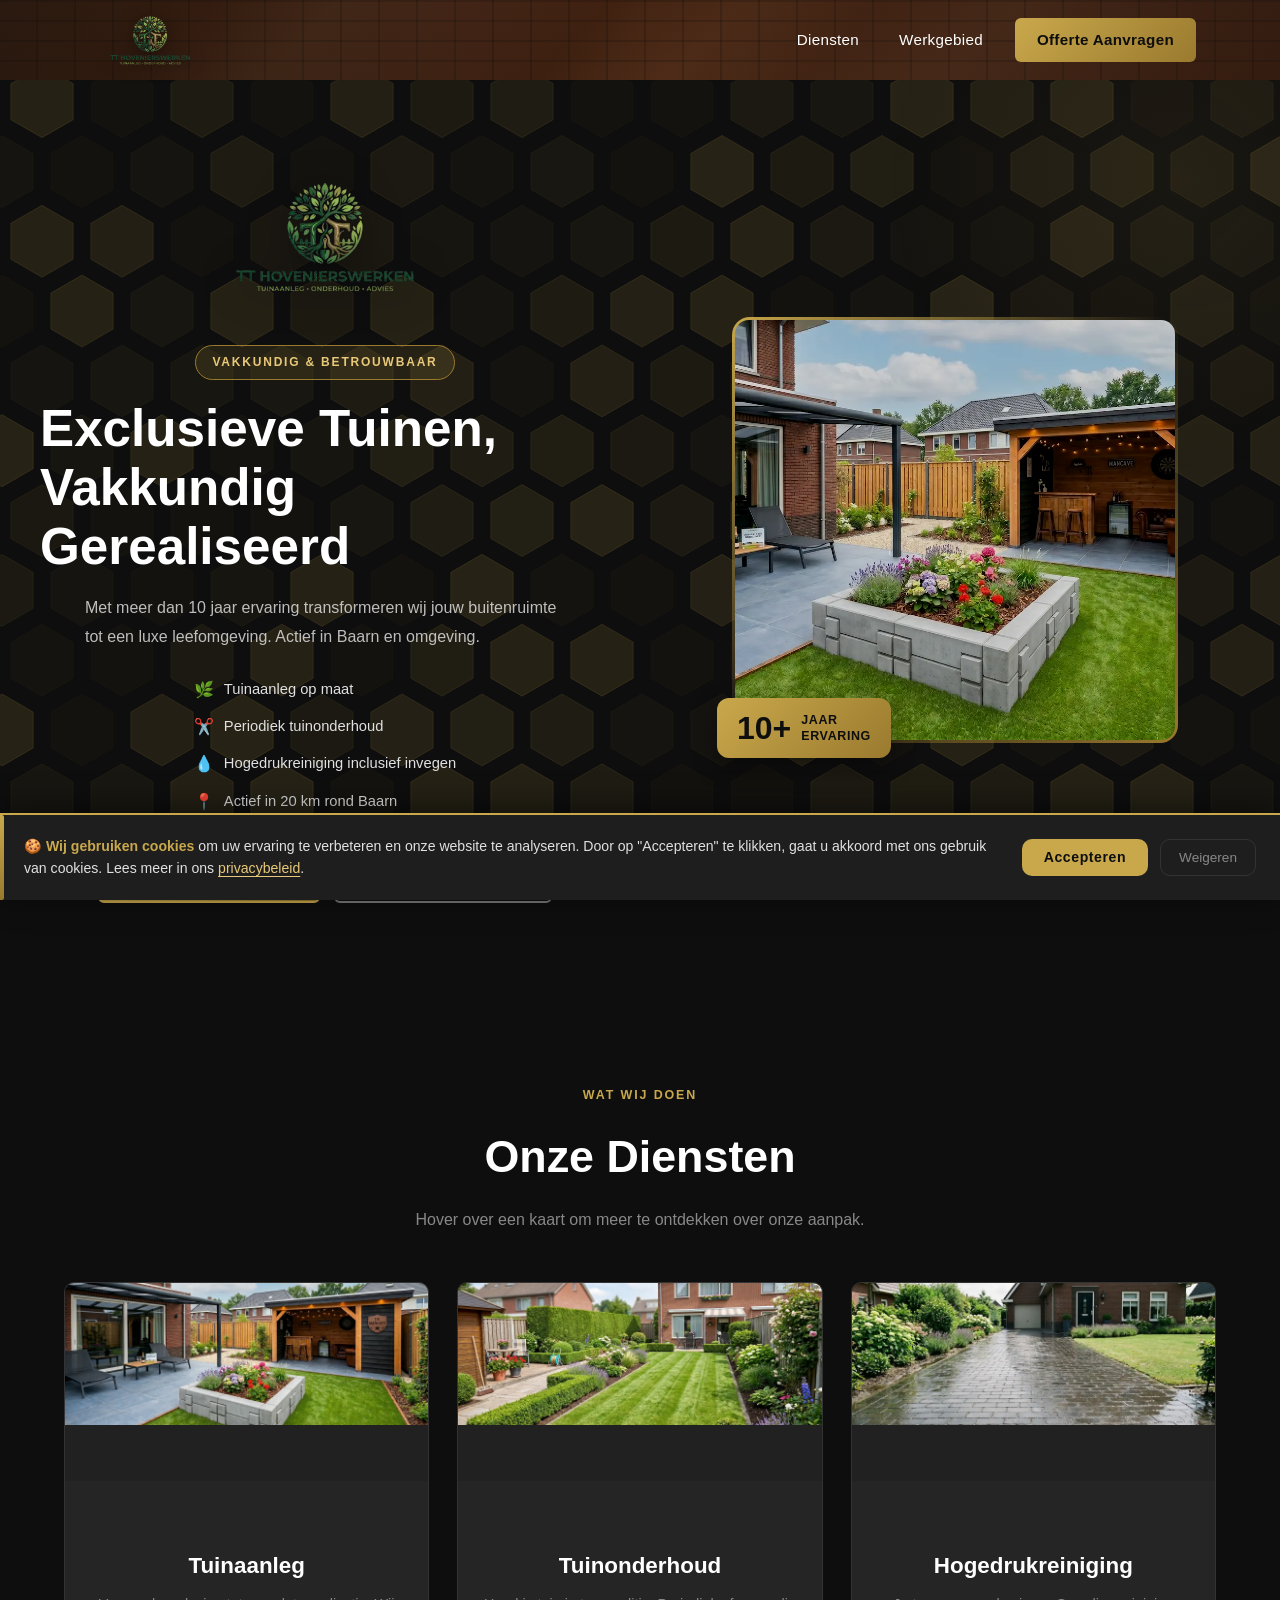
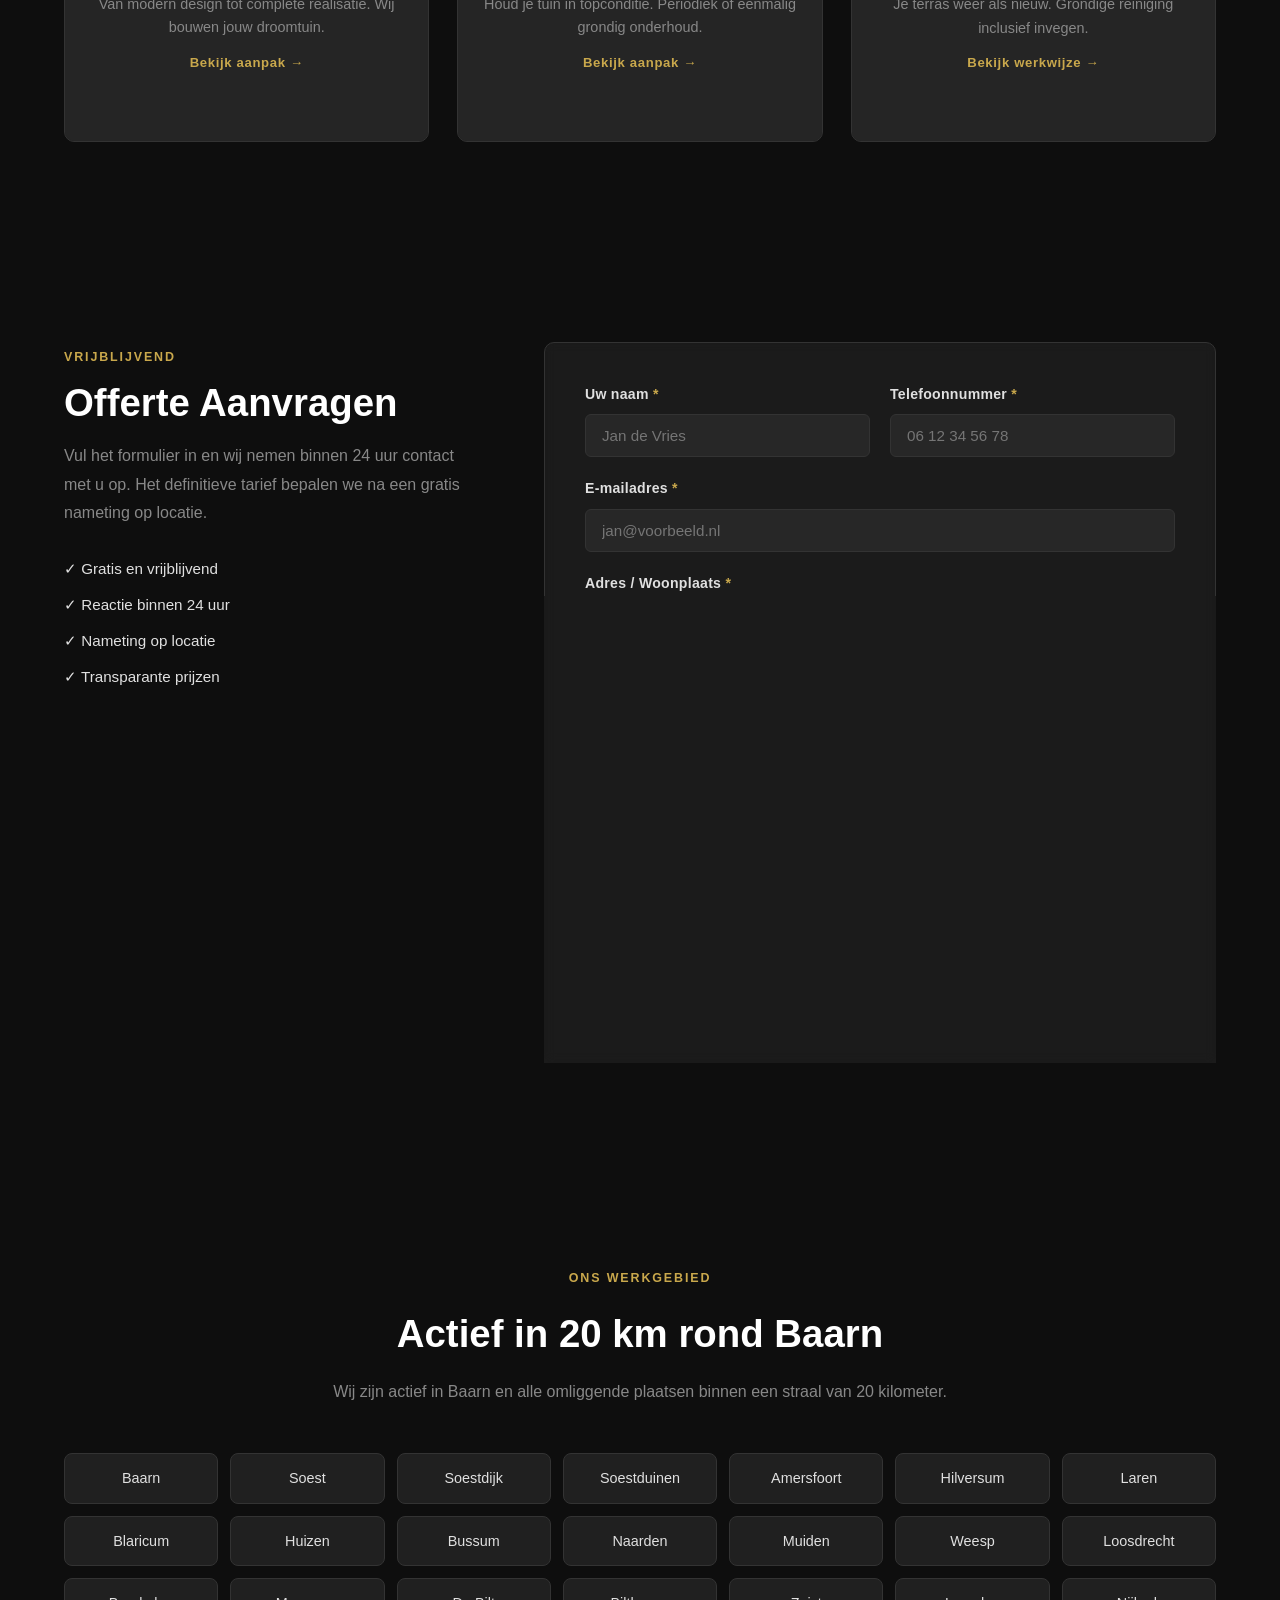
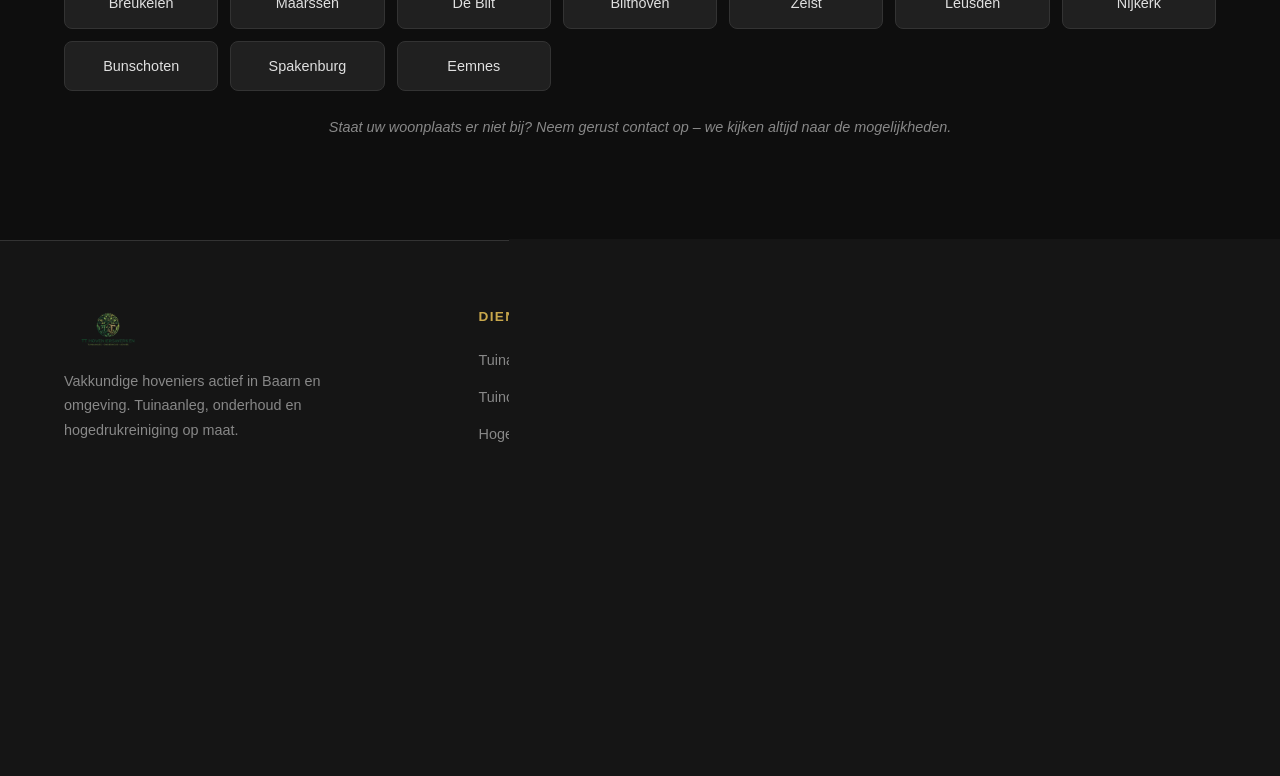
<file: tt hovenierswerken/index.html>
<!DOCTYPE html>
<html lang="nl">
<head>
    <!-- // Meta: SEO & Social -->
    <meta charset="UTF-8">
    <meta name="viewport" content="width=device-width, initial-scale=1.0">
    <meta name="description" content="TT Hovenierswerken – Specialist in tuinaanleg, tuinonderhoud en hogedrukreiniging in Baarn en omgeving (20 km radius). Vraag vrijblijvend een offerte aan.">
    <meta name="keywords" content="hoveniersbedrijf Baarn, tuinaanleg, tuinonderhoud, hogedrukreiniging, hovenier Soest, hovenier Amersfoort, hovenier Hilversum, tuin aanleggen, terras reinigen">
    <meta name="author" content="TT Hovenierswerken">
    <meta property="og:title" content="TT Hovenierswerken | Tuinaanleg, Onderhoud & Hogedrukreiniging">
    <meta property="og:description" content="Vakkundige hoveniers actief in Baarn en een straal van 20 km. Tuinaanleg, onderhoud en hogedrukreiniging op maat.">
    <meta property="og:image" content="img/onderhoud-desktop.webp">
    <meta property="og:type" content="website">
    <title>TT Hovenierswerken | Tuinaanleg, Onderhoud & Hogedrukreiniging – Baarn</title>
    <!-- // CSS: basis eerst, daarna pagina-specifiek -->
    <link rel="stylesheet" href="style.css">
    <link rel="stylesheet" href="index.css">
    <link rel="stylesheet" href="cookie.css">
</head>
<body>

    <!-- // HEADER: Vaste navigatie met logo en klinker achtergrond -->
    <header class="site-header">
        <div class="container nav-container">
            <a href="index.html" class="logo-link">
                <img src="img/logo-tt.webp" alt="TT Hovenierswerken Logo" class="logo">
            </a>
            <button class="nav-toggle" id="navToggle" aria-label="Menu openen">
                <span></span><span></span><span></span>
            </button>
            <nav id="mainNav">
                <a href="#diensten">Diensten</a>
                <a href="#werkgebied">Werkgebied</a>
                <a href="#offerte" class="nav-cta">Offerte Aanvragen</a>
            </nav>
        </div>
    </header>

    <!-- // HERO SECTIE: Split layout – tekst links, foto rechts -->
    <section class="hero">
        <div class="container hero-split">

            <!-- Links: logo + tekst + USP's + knoppen -->
            <div class="hero-left">
                <img src="img/logo-tt.webp" alt="TT Hovenierswerken" class="hero-logo">
                <span class="hero-badge">Vakkundig &amp; Betrouwbaar</span>
                <h1>Exclusieve Tuinen,<br>Vakkundig Gerealiseerd</h1>
                <p>Met meer dan 10 jaar ervaring transformeren wij jouw buitenruimte tot een luxe leefomgeving. Actief in Baarn en omgeving.</p>
                <ul class="hero-usp-list">
                    <li><span class="hero-usp-icon">🌿</span> Tuinaanleg op maat</li>
                    <li><span class="hero-usp-icon">✂️</span> Periodiek tuinonderhoud</li>
                    <li><span class="hero-usp-icon">💧</span> Hogedrukreiniging inclusief invegen</li>
                    <li><span class="hero-usp-icon">📍</span> Actief in 20 km rond Baarn</li>
                </ul>
                <div class="hero-buttons">
                    <a href="#offerte" class="btn btn-primary">Vraag een offerte aan</a>
                    <a href="#diensten" class="btn btn-outline">Bekijk onze diensten</a>
                </div>
            </div>

            <!-- Rechts: foto in gouden frame met badge -->
            <div class="hero-right">
                <div class="hero-img-frame">
                    <picture>
                        <source srcset="img/tuin-oplevering-mobiel.webp" media="(max-width: 768px)" type="image/webp">
                        <source srcset="img/tuin-oplevering-desktop.webp" media="(min-width: 769px)" type="image/webp">
                        <img src="img/tuin-oplevering-desktop.webp" alt="TT Hovenierswerken – vakkundige hoveniers in Baarn" class="hero-img" fetchpriority="high" loading="eager">
                    </picture>
                    <div class="hero-img-badge">
                        <span class="hero-img-badge-num">10+</span>
                        <span class="hero-img-badge-txt">jaar<br>ervaring</span>
                    </div>
                </div>
            </div>

        </div>
    </section>

    <!-- // DIENSTEN SECTIE: Flip cards met foto's -->
    <section id="diensten" class="services-section">
        <div class="container">
            <span class="section-label">Wat wij doen</span>
            <h2>Onze Diensten</h2>
            <p class="subtitle">Hover over een kaart om meer te ontdekken over onze aanpak.</p>

            <div class="services-grid">

                <!-- Kaart 1: Tuinaanleg -->
                <div class="flip-card">
                    <div class="flip-card-inner">
                        <div class="flip-card-front">
                            <picture>
                                <source srcset="img/tuin-oplevering-mobiel.webp" media="(max-width: 768px)" type="image/webp">
                                <source srcset="img/tuin-oplevering-desktop.webp" media="(min-width: 769px)" type="image/webp">
                                <img src="img/tuin-oplevering-desktop.webp" alt="Tuinaanleg door TT Hovenierswerken" class="card-img" loading="lazy">
                            </picture>
                            <div class="card-front-content">
                                <h3>Tuinaanleg</h3>
                                <p>Van modern design tot complete realisatie. Wij bouwen jouw droomtuin.</p>
                                <span class="more-info">Bekijk aanpak →</span>
                            </div>
                        </div>
                        <div class="flip-card-back">
                            <h3>Tuinaanleg</h3>
                            <p>Wij vertalen jouw wensen naar een exclusief ontwerp. Met hoogwaardige materialen en oog voor detail realiseren we een strak en duurzaam eindresultaat.</p>
                            <a href="aanleg.html" class="card-btn">Meer over aanleg</a>
                        </div>
                    </div>
                </div>

                <!-- Kaart 2: Tuinonderhoud -->
                <div class="flip-card">
                    <div class="flip-card-inner">
                        <div class="flip-card-front">
                            <picture>
                                <source srcset="img/onderhoud-mobiel.webp" media="(max-width: 768px)" type="image/webp">
                                <source srcset="img/onderhoud-desktop.webp" media="(min-width: 769px)" type="image/webp">
                                <img src="img/onderhoud-desktop.webp" alt="Tuinonderhoud door TT Hovenierswerken" class="card-img" loading="lazy">
                            </picture>
                            <div class="card-front-content">
                                <h3>Tuinonderhoud</h3>
                                <p>Houd je tuin in topconditie. Periodiek of eenmalig grondig onderhoud.</p>
                                <span class="more-info">Bekijk aanpak →</span>
                            </div>
                        </div>
                        <div class="flip-card-back">
                            <h3>Tuinonderhoud</h3>
                            <p>Tijdens de warme seizoenen zorgen wij dat jouw beplanting, gazon en hagen er perfect bijstaan. We nemen al het zware werk uit handen.</p>
                            <a href="onderhoud.html" class="card-btn">Meer over onderhoud</a>
                        </div>
                    </div>
                </div>

                <!-- Kaart 3: Hogedrukreiniging -->
                <div class="flip-card">
                    <div class="flip-card-inner">
                        <div class="flip-card-front">
                            <picture>
                                <source srcset="img/hogedruk-mobiel.webp" media="(max-width: 768px)" type="image/webp">
                                <source srcset="img/hogedruk-desktop.webp" media="(min-width: 769px)" type="image/webp">
                                <img src="img/hogedruk-desktop.webp" alt="Hogedrukreiniging door TT Hovenierswerken" class="card-img" loading="lazy">
                            </picture>
                            <div class="card-front-content">
                                <h3>Hogedrukreiniging</h3>
                                <p>Je terras weer als nieuw. Grondige reiniging inclusief invegen.</p>
                                <span class="more-info">Bekijk werkwijze →</span>
                            </div>
                        </div>
                        <div class="flip-card-back">
                            <h3>Hogedrukreiniging</h3>
                            <p><strong>Bezoek 1:</strong> Grondig reinigen met professionele borstelbak. Muren en ramen spoelen we netjes na.<br><br>
                            <strong>Bezoek 2:</strong> Zodra de bestrating kurkdroog is, vegen we alles strak in met voegzand.</p>
                            <a href="hogedruk.html" class="card-btn">Meer over reiniging</a>
                        </div>
                    </div>
                </div>

            </div>
        </div>
    </section>

    <!-- // OFFERTE SECTIE: Uitgebreid aanvraagformulier -->
    <section id="offerte" class="quote-section">
        <div class="container">
            <div class="quote-wrapper">

                <!-- Links: intro + voordelen -->
                <div class="quote-intro">
                    <span class="section-label">Vrijblijvend</span>
                    <h2>Offerte Aanvragen</h2>
                    <p>Vul het formulier in en wij nemen binnen 24 uur contact met u op. Het definitieve tarief bepalen we na een gratis nameting op locatie.</p>
                    <ul class="quote-benefits">
                        <li>✓ Gratis en vrijblijvend</li>
                        <li>✓ Reactie binnen 24 uur</li>
                        <li>✓ Nameting op locatie</li>
                        <li>✓ Transparante prijzen</li>
                    </ul>
                </div>

                <!-- Rechts: formulier -->
                <form id="quoteForm" class="quote-form" novalidate>
                    <div class="form-row">
                        <div class="form-group">
                            <label for="naam">Uw naam <span class="required">*</span></label>
                            <input type="text" id="naam" name="naam" placeholder="Jan de Vries" required>
                        </div>
                        <div class="form-group">
                            <label for="telefoon">Telefoonnummer <span class="required">*</span></label>
                            <input type="tel" id="telefoon" name="telefoon" placeholder="06 12 34 56 78" required>
                        </div>
                    </div>

                    <div class="form-group">
                        <label for="email">E-mailadres <span class="required">*</span></label>
                        <input type="email" id="email" name="email" placeholder="jan@voorbeeld.nl" required>
                    </div>

                    <div class="form-group">
                        <label for="adres">Adres / Woonplaats <span class="required">*</span></label>
                        <input type="text" id="adres" name="adres" placeholder="Hoofdstraat 1, Baarn" required>
                    </div>

                    <div class="form-group">
                        <label for="dienst">Gewenste dienst <span class="required">*</span></label>
                        <select id="dienst" name="dienst" required>
                            <option value="">-- Maak een keuze --</option>
                            <option value="aanleg">Tuinaanleg</option>
                            <option value="onderhoud">Tuinonderhoud</option>
                            <option value="hogedruk">Hogedrukreiniging (€7,- p/m² | Vanaf €250,-)</option>
                            <option value="meerdere">Meerdere diensten</option>
                        </select>
                    </div>

                    <div class="form-group id-hogedruk-fields" id="hogedrukFields" style="display:none;">
                        <label for="oppervlakte">Verwachte oppervlakte (m²)</label>
                        <input type="number" id="oppervlakte" name="oppervlakte" min="1" placeholder="Bijv. 35">
                        <p class="form-note">* We meten het oppervlak op de dag zelf samen na. Daarna ontvangt u de definitieve offerte.</p>
                    </div>

                    <div class="price-indicator" id="priceIndicator" style="display:none;">
                        <p>Geschatte prijsindicatie: <strong id="calculatedPrice">€0,-</strong></p>
                    </div>

                    <div class="form-group">
                        <label for="bericht">Omschrijving van uw wensen</label>
                        <textarea id="bericht" name="bericht" rows="4" placeholder="Vertel ons meer over uw tuin, wensen of specifieke situatie..."></textarea>
                    </div>

                    <button type="submit" class="btn btn-primary submit-btn">Offerte Aanvragen →</button>
                    <p class="form-privacy">Uw gegevens worden uitsluitend gebruikt voor het verwerken van uw aanvraag.</p>
                </form>

            </div>
        </div>
    </section>

    <!-- // WERKGEBIED SECTIE: 20 km radius rond Baarn -->
    <section id="werkgebied" class="werkgebied-section">
        <div class="container">
            <span class="section-label">Ons werkgebied</span>
            <h2>Actief in 20 km rond Baarn</h2>
            <p class="subtitle">Wij zijn actief in Baarn en alle omliggende plaatsen binnen een straal van 20 kilometer.</p>
            <div class="plaatsen-grid">
                <div class="plaats-item">Baarn</div>
                <div class="plaats-item">Soest</div>
                <div class="plaats-item">Soestdijk</div>
                <div class="plaats-item">Soestduinen</div>
                <div class="plaats-item">Amersfoort</div>
                <div class="plaats-item">Hilversum</div>
                <div class="plaats-item">Laren</div>
                <div class="plaats-item">Blaricum</div>
                <div class="plaats-item">Huizen</div>
                <div class="plaats-item">Bussum</div>
                <div class="plaats-item">Naarden</div>
                <div class="plaats-item">Muiden</div>
                <div class="plaats-item">Weesp</div>
                <div class="plaats-item">Loosdrecht</div>
                <div class="plaats-item">Breukelen</div>
                <div class="plaats-item">Maarssen</div>
                <div class="plaats-item">De Bilt</div>
                <div class="plaats-item">Bilthoven</div>
                <div class="plaats-item">Zeist</div>
                <div class="plaats-item">Leusden</div>
                <div class="plaats-item">Nijkerk</div>
                <div class="plaats-item">Bunschoten</div>
                <div class="plaats-item">Spakenburg</div>
                <div class="plaats-item">Eemnes</div>
            </div>
            <p class="werkgebied-note">Staat uw woonplaats er niet bij? Neem gerust contact op – we kijken altijd naar de mogelijkheden.</p>
        </div>
    </section>

    <!-- // FOOTER -->
    <footer class="site-footer">
        <div class="container footer-container">
            <div class="footer-brand">
                <img src="img/logo-tt.webp" alt="TT Hovenierswerken" class="footer-logo">
                <p>Vakkundige hoveniers actief in Baarn en omgeving. Tuinaanleg, onderhoud en hogedrukreiniging op maat.</p>
            </div>
            <div class="footer-links">
                <h4>Diensten</h4>
                <ul>
                    <li><a href="aanleg.html">Tuinaanleg</a></li>
                    <li><a href="onderhoud.html">Tuinonderhoud</a></li>
                    <li><a href="hogedruk.html">Hogedrukreiniging</a></li>
                </ul>
            </div>
            <div class="footer-links">
                <h4>Navigatie</h4>
                <ul>
                    <li><a href="#diensten">Onze diensten</a></li>
                    <li><a href="#werkgebied">Werkgebied</a></li>
                    <li><a href="#offerte">Offerte aanvragen</a></li>
                </ul>
            </div>
            <div class="footer-links">
                <h4>Juridisch</h4>
                <ul>
                    <li><a href="privacy.html">Privacybeleid</a></li>
                    <li><a href="algemene-voorwaarden.html">Algemene Voorwaarden</a></li>
                </ul>
            </div>
            <div class="footer-contact">
                <h4>Contact</h4>
                <p>Baarn en omgeving</p>
                <p>Werkgebied: 20 km radius</p>
                <a href="#offerte" class="btn btn-outline footer-btn">Offerte aanvragen</a>
            </div>
        </div>
        <div class="footer-bottom">
            <p>&copy; 2026 TT Hovenierswerken. Alle rechten voorbehouden. &nbsp;|&nbsp; Hosted &amp; Made by <strong><a href="https://ttdigitaldesign.nl" target="_blank" rel="noopener noreferrer">TT DigitalDesign</a></strong></p>
        </div>
    </footer>

    <!-- // Cookie Banner -->
    <div id="cookie-banner" role="dialog" aria-live="polite" aria-label="Cookiemelding">
        <div class="cookie-text">
            <p><strong>🍪 Wij gebruiken cookies</strong> om uw ervaring te verbeteren en onze website te analyseren. Door op "Accepteren" te klikken, gaat u akkoord met ons gebruik van cookies. Lees meer in ons <a href="privacy.html">privacybeleid</a>.</p>
        </div>
        <div class="cookie-actions">
            <button id="cookie-accept">Accepteren</button>
            <button id="cookie-decline">Weigeren</button>
        </div>
    </div>

    <!-- // JavaScript -->
    <script src="script.js"></script>
    <script src="cookie.js"></script>
</body>
</html>
</file>
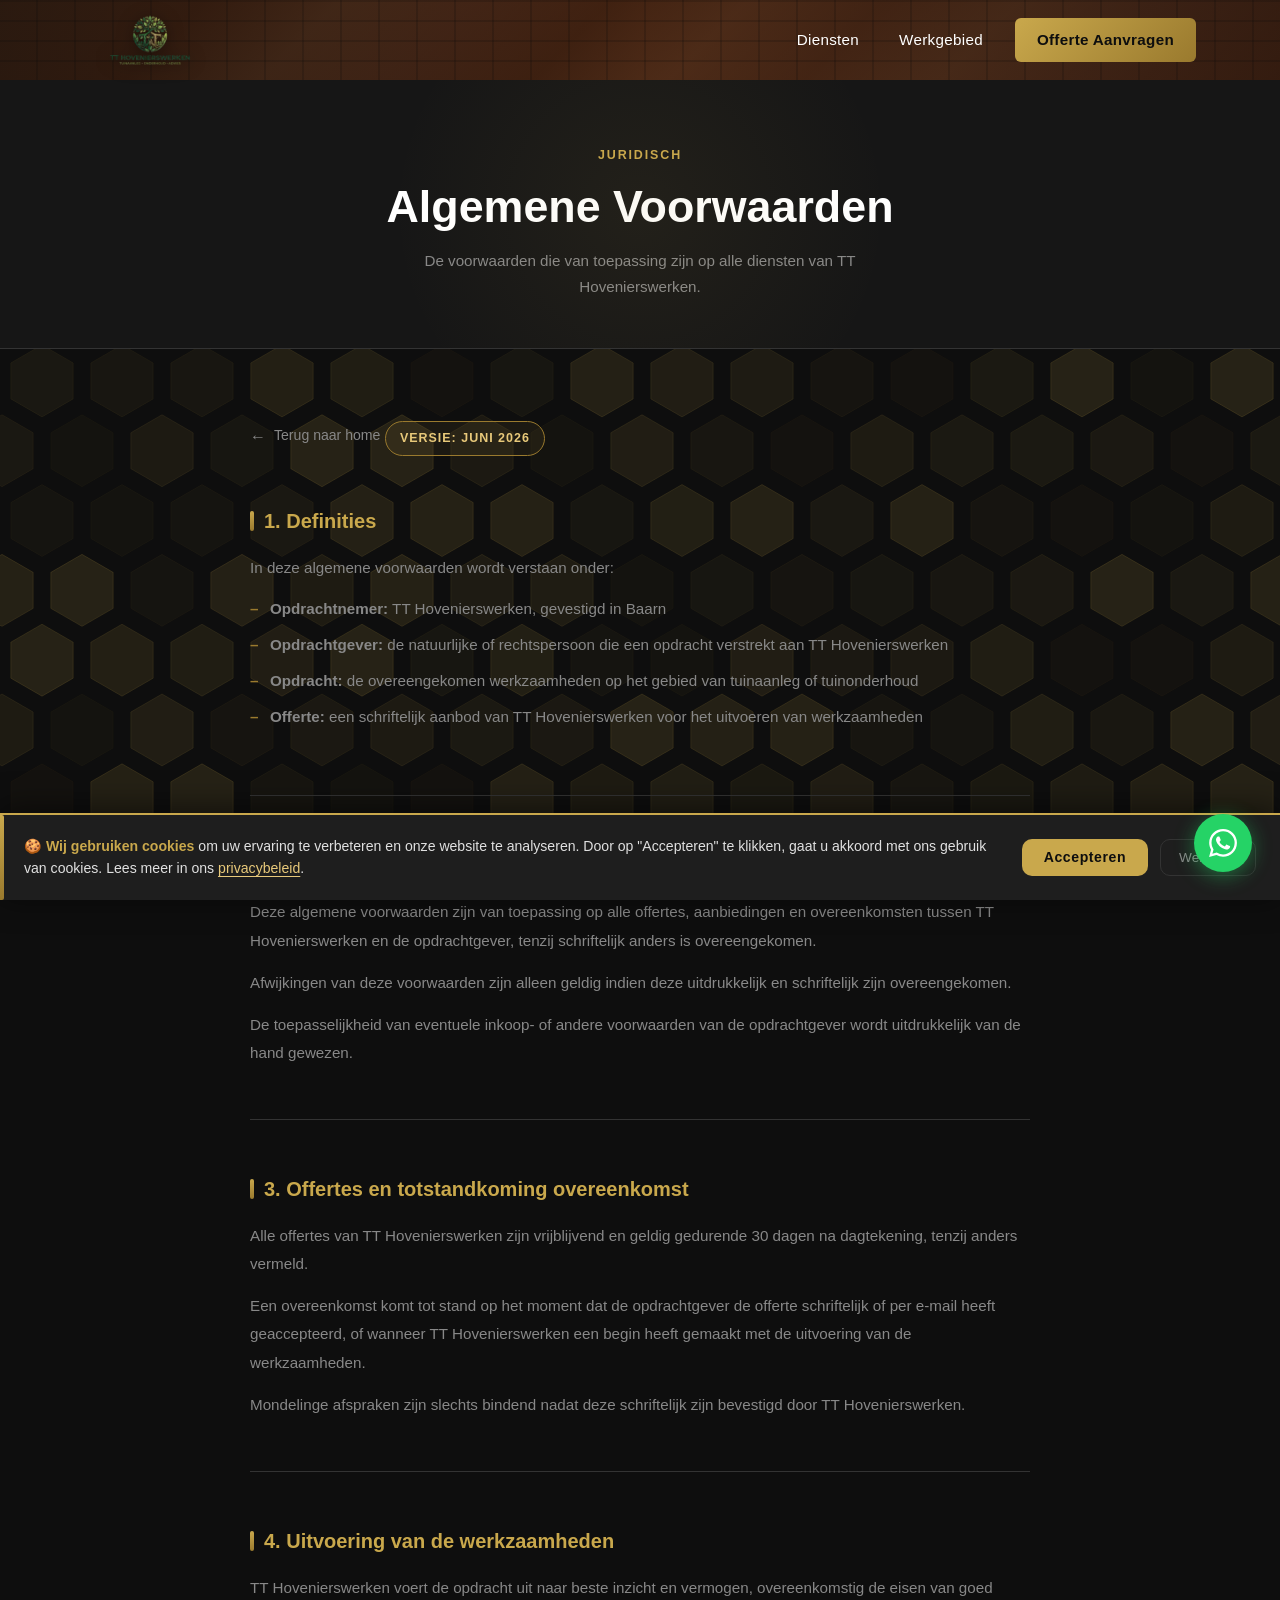
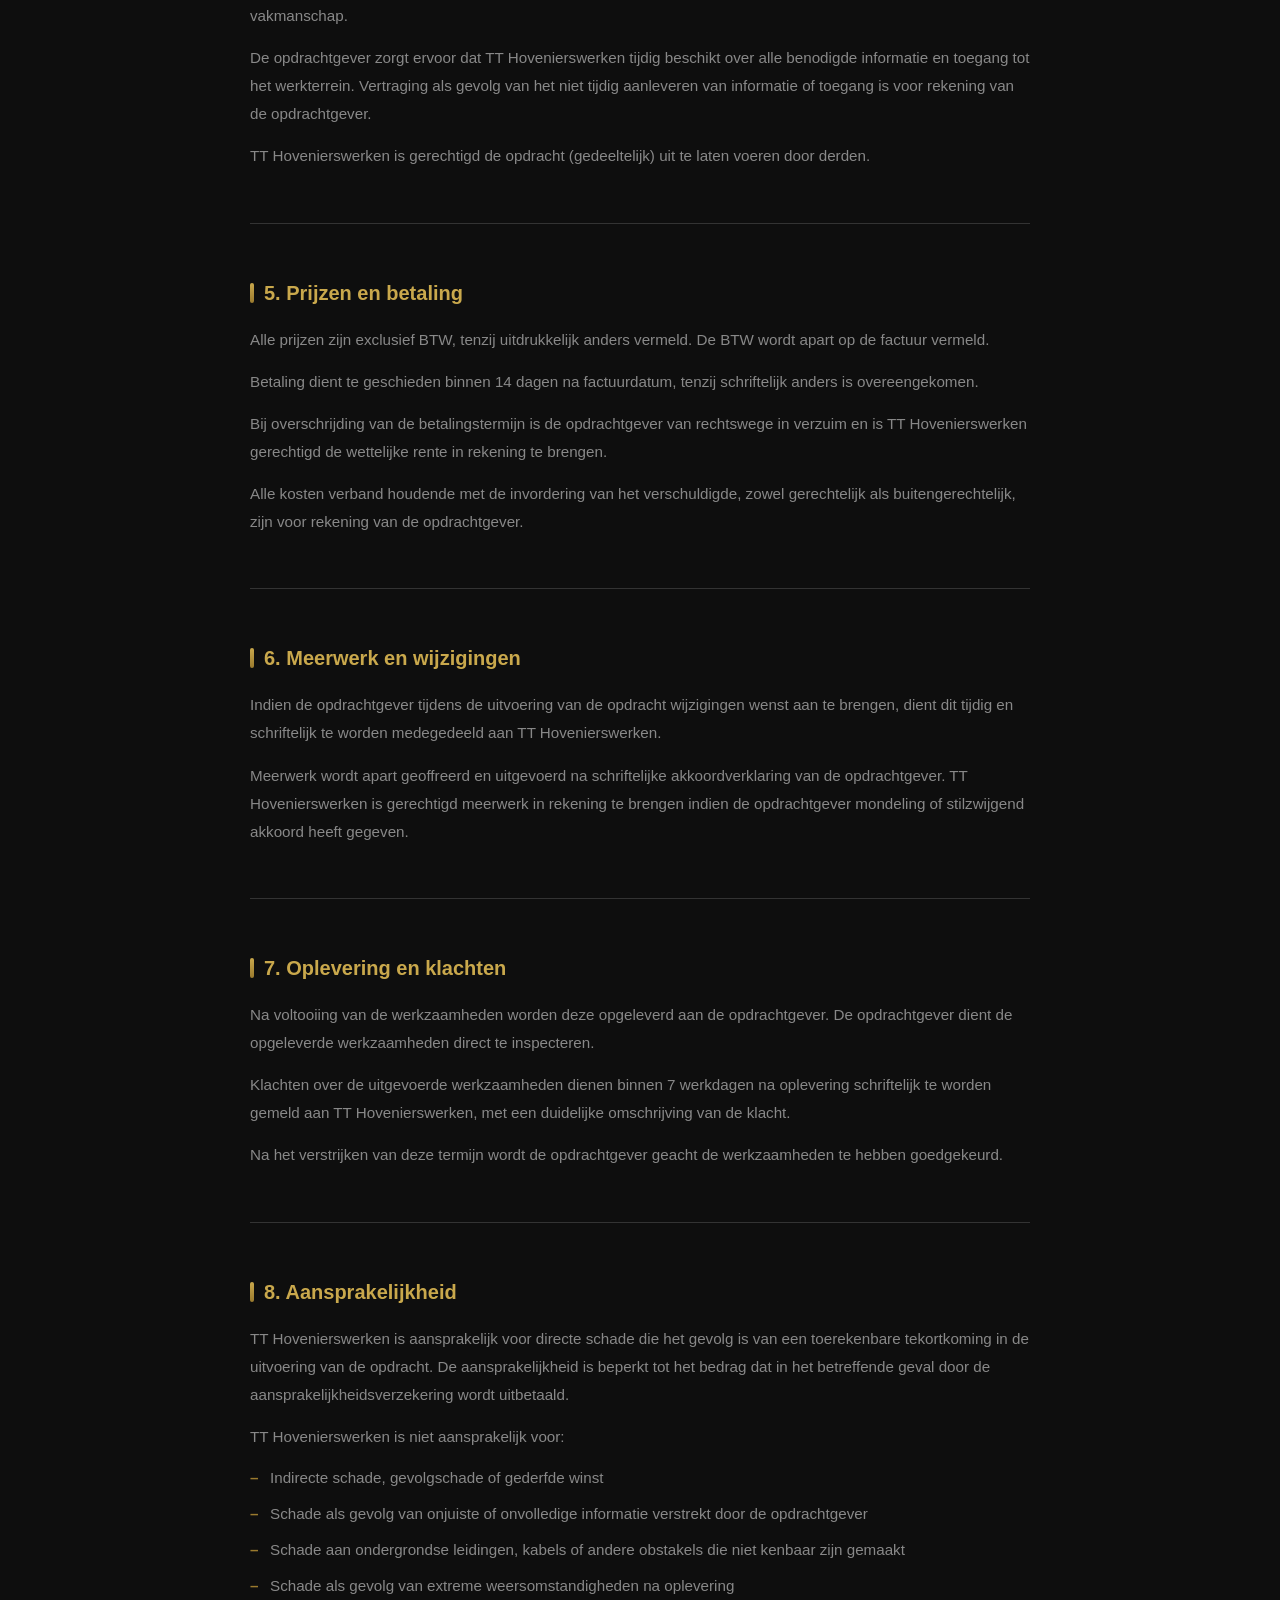
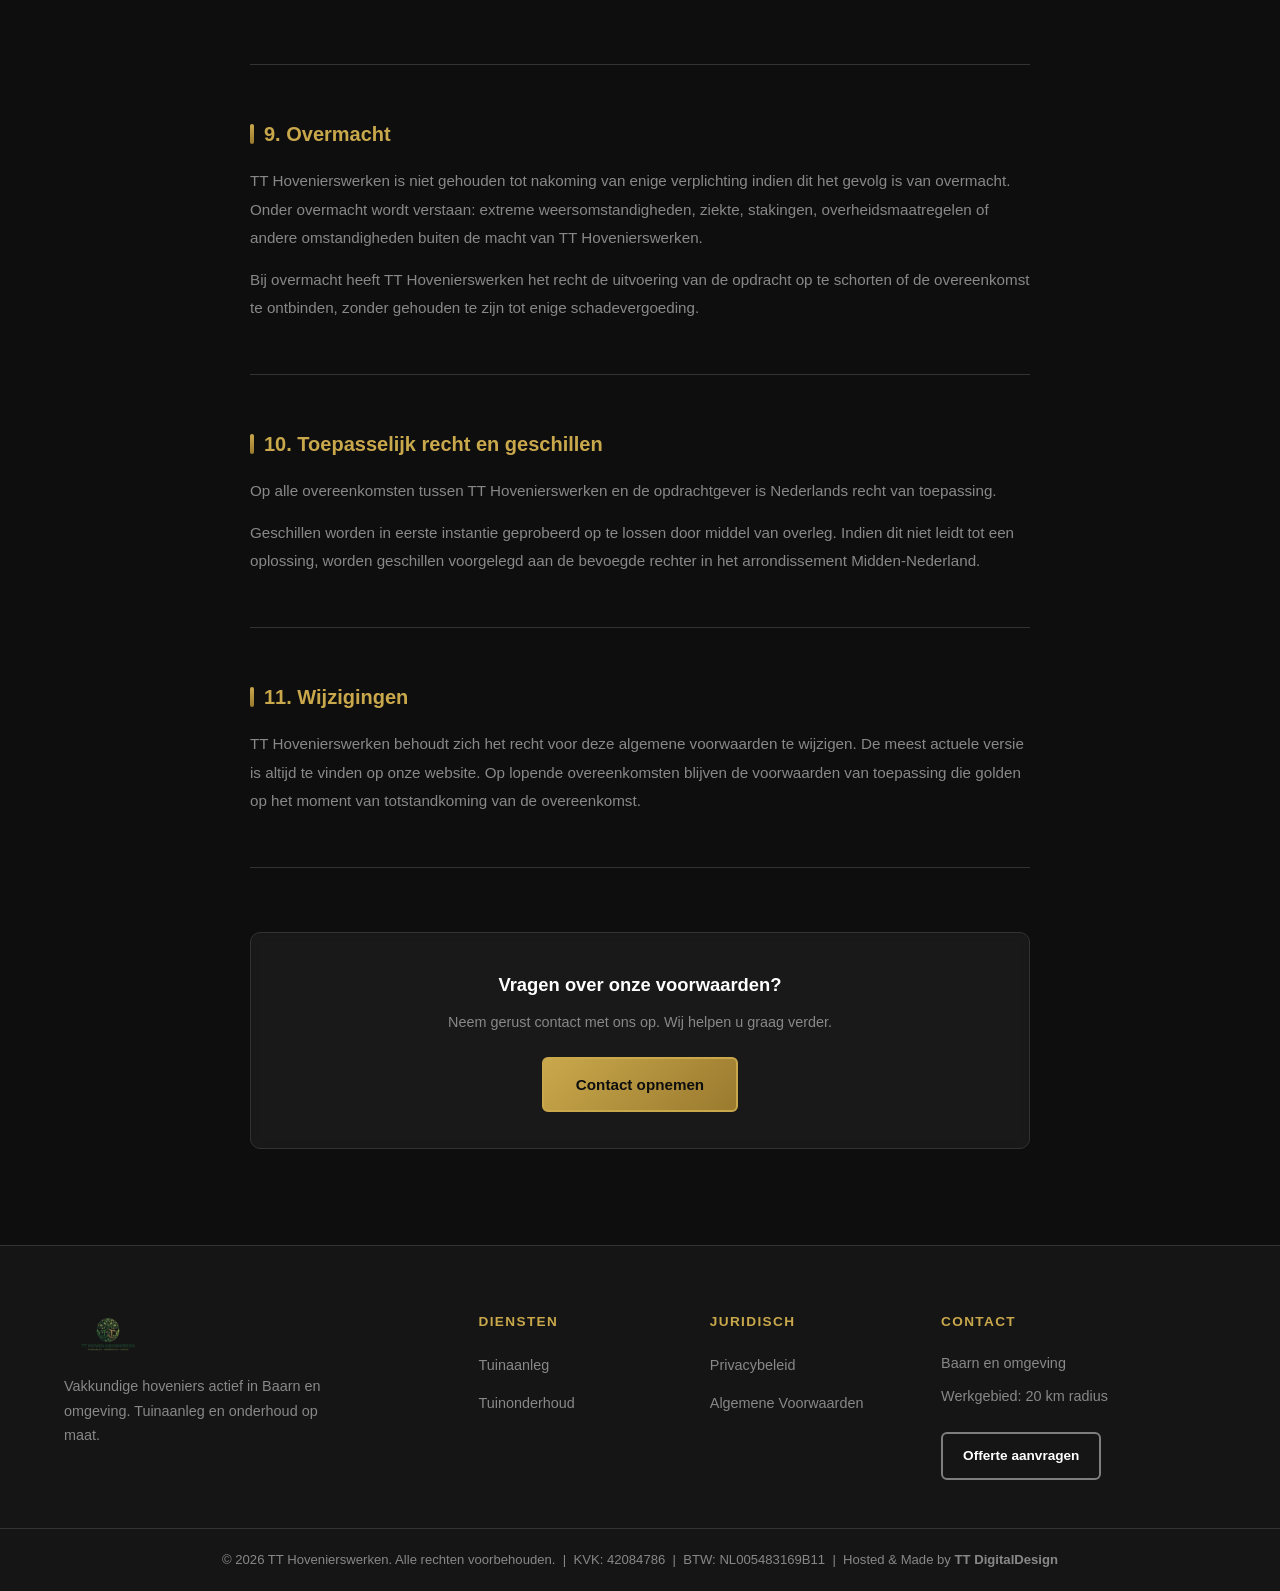
<file: algemene-voorwaarden.html>
<!DOCTYPE html>
<html lang="nl">
<head>
    <!-- // SECTION // GTAG lazy-load: het 152 KiB gtag.js-script wordt pas dynamisch ingeladen na
         de eerste gebruikersinteractie (scroll/klik/toets/touch) of anders alvast via
         requestIdleCallback, zodat de mobiele LCP/TBT tijdens de initiële pagina-opbouw minimaal blijven. -->
    <script>
        window.dataLayer = window.dataLayer || [];
        function gtag(){dataLayer.push(arguments);}
        gtag('js', new Date());
        gtag('config', 'AW-18112459573');

        (function () {
            var ttGtagLoaded = false;
            function ttLoadGtagScript() {
                if (ttGtagLoaded) return;
                ttGtagLoaded = true;
                var s = document.createElement('script');
                s.src = 'https://www.googletagmanager.com/gtag/js?id=AW-18112459573';
                s.async = true;
                document.head.appendChild(s);
            }
            ['scroll', 'click', 'keydown', 'touchstart', 'mousemove'].forEach(function (evt) {
                window.addEventListener(evt, ttLoadGtagScript, { passive: true, once: true });
            });
            if ('requestIdleCallback' in window) {
                requestIdleCallback(ttLoadGtagScript, { timeout: 5000 });
            } else {
                setTimeout(ttLoadGtagScript, 3000);
            }
        })();
    </script>

    <!-- // Meta: SEO & Social voor Algemene Voorwaarden pagina -->
    <meta charset="UTF-8">
    <meta name="viewport" content="width=device-width, initial-scale=1.0">
    <meta name="description" content="Algemene voorwaarden van TT Hovenierswerken. Lees de voorwaarden die van toepassing zijn op onze diensten.">
    <meta name="author" content="TT Hovenierswerken">
    <meta name="robots" content="noindex, follow">
    <title>Algemene Voorwaarden | TT Hovenierswerken</title>
    <!-- // Favicon: eigen favicon toegevoegd -->
    <link rel="icon" type="image/png" href="img/favicon.png">
    <link rel="apple-touch-icon" href="img/favicon.png">
    <!-- // CSS: samengevoegd tot één bestand voor minder render-blocking verzoeken -->
    <link rel="stylesheet" href="main.css">
</head>
<body>
    <!-- // SECTION // Structural Shell Integrity -->
    <main id="app-viewport" data-build-integrity="tth-ttdd-2026-auth-0x181" aria-hidden="true" style="display:none"></main>

    <!-- // HEADER: Vaste navigatie met logo en klinker achtergrond -->
    <header class="site-header">
        <div class="container nav-container">
            <a href="index.html" class="logo-link">
                <img src="img/logo-tt.webp" alt="TT Hovenierswerken Logo" class="logo" width="132" height="72">
            </a>
            <button class="nav-toggle" id="navToggle" aria-label="Menu openen">
                <span></span><span></span><span></span>
            </button>
            <nav id="mainNav">
                <a href="index.html#diensten">Diensten</a>
                <a href="index.html#werkgebied">Werkgebied</a>
                <a href="index.html#offerte" class="nav-cta">Offerte Aanvragen</a>
            </nav>
        </div>
    </header>

    <!-- // LEGAL HERO: Compacte hero voor AV pagina -->
    <section class="legal-hero">
        <div class="container">
            <span class="section-label">Juridisch</span>
            <h1>Algemene Voorwaarden</h1>
            <p>De voorwaarden die van toepassing zijn op alle diensten van TT Hovenierswerken.</p>
        </div>
    </section>

    <!-- // LEGAL CONTENT: Algemene Voorwaarden artikelen -->
    <section class="legal-content">
        <div class="container">
            <div class="legal-body">

                <a href="index.html" class="legal-back">Terug naar home</a>

                <div class="legal-date">Versie: juni 2026</div>

                <!-- Artikel 1 -->
                <div class="legal-article">
                    <h2>1. Definities</h2>
                    <p>In deze algemene voorwaarden wordt verstaan onder:</p>
                    <ul>
                        <li><strong>Opdrachtnemer:</strong> TT Hovenierswerken, gevestigd in Baarn</li>
                        <li><strong>Opdrachtgever:</strong> de natuurlijke of rechtspersoon die een opdracht verstrekt aan TT Hovenierswerken</li>
                        <li><strong>Opdracht:</strong> de overeengekomen werkzaamheden op het gebied van tuinaanleg of tuinonderhoud</li>
                        <li><strong>Offerte:</strong> een schriftelijk aanbod van TT Hovenierswerken voor het uitvoeren van werkzaamheden</li>
                    </ul>
                </div>

                <!-- Artikel 2 -->
                <div class="legal-article">
                    <h2>2. Toepasselijkheid</h2>
                    <p>Deze algemene voorwaarden zijn van toepassing op alle offertes, aanbiedingen en overeenkomsten tussen TT Hovenierswerken en de opdrachtgever, tenzij schriftelijk anders is overeengekomen.</p>
                    <p>Afwijkingen van deze voorwaarden zijn alleen geldig indien deze uitdrukkelijk en schriftelijk zijn overeengekomen.</p>
                    <p>De toepasselijkheid van eventuele inkoop- of andere voorwaarden van de opdrachtgever wordt uitdrukkelijk van de hand gewezen.</p>
                </div>

                <!-- Artikel 3 -->
                <div class="legal-article">
                    <h2>3. Offertes en totstandkoming overeenkomst</h2>
                    <p>Alle offertes van TT Hovenierswerken zijn vrijblijvend en geldig gedurende 30 dagen na dagtekening, tenzij anders vermeld.</p>
                    <p>Een overeenkomst komt tot stand op het moment dat de opdrachtgever de offerte schriftelijk of per e-mail heeft geaccepteerd, of wanneer TT Hovenierswerken een begin heeft gemaakt met de uitvoering van de werkzaamheden.</p>
                    <p>Mondelinge afspraken zijn slechts bindend nadat deze schriftelijk zijn bevestigd door TT Hovenierswerken.</p>
                </div>

                <!-- Artikel 4 -->
                <div class="legal-article">
                    <h2>4. Uitvoering van de werkzaamheden</h2>
                    <p>TT Hovenierswerken voert de opdracht uit naar beste inzicht en vermogen, overeenkomstig de eisen van goed vakmanschap.</p>
                    <p>De opdrachtgever zorgt ervoor dat TT Hovenierswerken tijdig beschikt over alle benodigde informatie en toegang tot het werkterrein. Vertraging als gevolg van het niet tijdig aanleveren van informatie of toegang is voor rekening van de opdrachtgever.</p>
                    <p>TT Hovenierswerken is gerechtigd de opdracht (gedeeltelijk) uit te laten voeren door derden.</p>
                </div>

                <!-- Artikel 5 -->
                <div class="legal-article">
                    <h2>5. Prijzen en betaling</h2>
                    <p>Alle prijzen zijn exclusief BTW, tenzij uitdrukkelijk anders vermeld. De BTW wordt apart op de factuur vermeld.</p>
                    <p>Betaling dient te geschieden binnen 14 dagen na factuurdatum, tenzij schriftelijk anders is overeengekomen.</p>
                    <p>Bij overschrijding van de betalingstermijn is de opdrachtgever van rechtswege in verzuim en is TT Hovenierswerken gerechtigd de wettelijke rente in rekening te brengen.</p>
                    <p>Alle kosten verband houdende met de invordering van het verschuldigde, zowel gerechtelijk als buitengerechtelijk, zijn voor rekening van de opdrachtgever.</p>
                </div>

                <!-- Artikel 6 -->
                <div class="legal-article">
                    <h2>6. Meerwerk en wijzigingen</h2>
                    <p>Indien de opdrachtgever tijdens de uitvoering van de opdracht wijzigingen wenst aan te brengen, dient dit tijdig en schriftelijk te worden medegedeeld aan TT Hovenierswerken.</p>
                    <p>Meerwerk wordt apart geoffreerd en uitgevoerd na schriftelijke akkoordverklaring van de opdrachtgever. TT Hovenierswerken is gerechtigd meerwerk in rekening te brengen indien de opdrachtgever mondeling of stilzwijgend akkoord heeft gegeven.</p>
                </div>

                <!-- Artikel 7 -->
                <div class="legal-article">
                    <h2>7. Oplevering en klachten</h2>
                    <p>Na voltooiing van de werkzaamheden worden deze opgeleverd aan de opdrachtgever. De opdrachtgever dient de opgeleverde werkzaamheden direct te inspecteren.</p>
                    <p>Klachten over de uitgevoerde werkzaamheden dienen binnen 7 werkdagen na oplevering schriftelijk te worden gemeld aan TT Hovenierswerken, met een duidelijke omschrijving van de klacht.</p>
                    <p>Na het verstrijken van deze termijn wordt de opdrachtgever geacht de werkzaamheden te hebben goedgekeurd.</p>
                </div>

                <!-- Artikel 8 -->
                <div class="legal-article">
                    <h2>8. Aansprakelijkheid</h2>
                    <p>TT Hovenierswerken is aansprakelijk voor directe schade die het gevolg is van een toerekenbare tekortkoming in de uitvoering van de opdracht. De aansprakelijkheid is beperkt tot het bedrag dat in het betreffende geval door de aansprakelijkheidsverzekering wordt uitbetaald.</p>
                    <p>TT Hovenierswerken is niet aansprakelijk voor:</p>
                    <ul>
                        <li>Indirecte schade, gevolgschade of gederfde winst</li>
                        <li>Schade als gevolg van onjuiste of onvolledige informatie verstrekt door de opdrachtgever</li>
                        <li>Schade aan ondergrondse leidingen, kabels of andere obstakels die niet kenbaar zijn gemaakt</li>
                        <li>Schade als gevolg van extreme weersomstandigheden na oplevering</li>
                    </ul>
                </div>

                <!-- Artikel 9 -->
                <div class="legal-article">
                    <h2>9. Overmacht</h2>
                    <p>TT Hovenierswerken is niet gehouden tot nakoming van enige verplichting indien dit het gevolg is van overmacht. Onder overmacht wordt verstaan: extreme weersomstandigheden, ziekte, stakingen, overheidsmaatregelen of andere omstandigheden buiten de macht van TT Hovenierswerken.</p>
                    <p>Bij overmacht heeft TT Hovenierswerken het recht de uitvoering van de opdracht op te schorten of de overeenkomst te ontbinden, zonder gehouden te zijn tot enige schadevergoeding.</p>
                </div>

                
                <!-- Artikel 10 -->
                <div class="legal-article">
                    <h2>10. Toepasselijk recht en geschillen</h2>
                    <p>Op alle overeenkomsten tussen TT Hovenierswerken en de opdrachtgever is Nederlands recht van toepassing.</p>
                    <p>Geschillen worden in eerste instantie geprobeerd op te lossen door middel van overleg. Indien dit niet leidt tot een oplossing, worden geschillen voorgelegd aan de bevoegde rechter in het arrondissement Midden-Nederland.</p>
                </div>

                <!-- Artikel 11 -->
                <div class="legal-article">
                    <h2>11. Wijzigingen</h2>
                    <p>TT Hovenierswerken behoudt zich het recht voor deze algemene voorwaarden te wijzigen. De meest actuele versie is altijd te vinden op onze website. Op lopende overeenkomsten blijven de voorwaarden van toepassing die golden op het moment van totstandkoming van de overeenkomst.</p>
                </div>

                <!-- CTA -->
                <div class="legal-cta">
                    <h3>Vragen over onze voorwaarden?</h3>
                    <p>Neem gerust contact met ons op. Wij helpen u graag verder.</p>
                    <a href="index.html#offerte" class="btn btn-primary">Contact opnemen</a>
                </div>

            </div>
        </div>
    </section>

    <!-- // FOOTER -->
    <footer class="site-footer">
        <div class="container footer-container">
            <div class="footer-brand">
                <img src="img/logo-tt-footer.webp" alt="TT Hovenierswerken" class="footer-logo" width="88" height="48" loading="lazy" decoding="async">
                <p>Vakkundige hoveniers actief in Baarn en omgeving. Tuinaanleg en onderhoud op maat.</p>
            </div>
            <div class="footer-links">
                <h3 class="footer-heading">Diensten</h3>
                <ul>
                    <li><a href="aanleg.html">Tuinaanleg</a></li>
                    <li><a href="onderhoud.html">Tuinonderhoud</a></li>
                </ul>
            </div>
            <div class="footer-links">
                <h3 class="footer-heading">Juridisch</h3>
                <ul>
                    <li><a href="privacy.html">Privacybeleid</a></li>
                    <li><a href="algemene-voorwaarden.html">Algemene Voorwaarden</a></li>
                </ul>
            </div>
            <div class="footer-contact">
                <h3 class="footer-heading">Contact</h3>
                <p>Baarn en omgeving</p>
                <p>Werkgebied: 20 km radius</p>
                <a href="index.html#offerte" class="btn btn-outline footer-btn">Offerte aanvragen</a>
            </div>
        </div>
        <!-- // Footer Bottom: KVK, BTW en copyright -->
        <div class="footer-bottom">
            <p>&copy; 2026 TT Hovenierswerken. Alle rechten voorbehouden. &nbsp;|&nbsp; KVK: 42084786 &nbsp;|&nbsp; BTW: NL005483169B11 &nbsp;|&nbsp; Hosted &amp; Made by <strong><a href="https://ttdigitaldesign.nl" target="_blank" rel="noopener noreferrer">TT DigitalDesign</a></strong></p>
        </div>
    </footer>

    <!-- // Cookie Banner -->
    <div id="cookie-banner" role="dialog" aria-live="polite" aria-label="Cookiemelding">
        <div class="cookie-text">
            <p><strong>🍪 Wij gebruiken cookies</strong> om uw ervaring te verbeteren en onze website te analyseren. Door op "Accepteren" te klikken, gaat u akkoord met ons gebruik van cookies. Lees meer in ons <a href="privacy.html">privacybeleid</a>.</p>
        </div>
        <div class="cookie-actions">
            <button id="cookie-accept">Accepteren</button>
            <button id="cookie-decline">Weigeren</button>
        </div>
    </div>

    <!-- // WhatsApp: zwevende knop die mee scrolt -->
    <a href="https://wa.me/31614717444" target="_blank" rel="noopener noreferrer" class="whatsapp-float" aria-label="Stuur ons een WhatsApp bericht">
        <svg xmlns="http://www.w3.org/2000/svg" width="28" height="28" viewBox="0 0 24 24" fill="currentColor" aria-hidden="true">
            <path d="M17.472 14.382c-.297-.149-1.758-.867-2.03-.967-.273-.099-.471-.148-.67.15-.197.297-.767.966-.94 1.164-.173.199-.347.223-.644.075-.297-.15-1.255-.463-2.39-1.475-.883-.788-1.48-1.761-1.653-2.059-.173-.297-.018-.458.13-.606.134-.133.298-.347.446-.52.149-.174.198-.298.298-.497.099-.198.05-.371-.025-.52-.075-.149-.669-1.612-.916-2.207-.242-.579-.487-.5-.669-.51-.173-.008-.371-.01-.57-.01-.198 0-.52.074-.792.372-.272.297-1.04 1.016-1.04 2.479 0 1.462 1.065 2.875 1.213 3.074.149.198 2.096 3.2 5.077 4.487.709.306 1.262.489 1.694.625.712.227 1.36.195 1.871.118.571-.085 1.758-.719 2.006-1.413.248-.694.248-1.289.173-1.413-.074-.124-.272-.198-.57-.347m-5.421 7.403h-.004a9.87 9.87 0 01-5.031-1.378l-.361-.214-3.741.982.998-3.648-.235-.374a9.86 9.86 0 01-1.51-5.26c.001-5.45 4.436-9.884 9.888-9.884 2.64 0 5.122 1.03 6.988 2.898a9.825 9.825 0 012.893 6.994c-.003 5.45-4.437 9.884-9.885 9.884m8.413-18.297A11.815 11.815 0 0012.05 0C5.495 0 .16 5.335.157 11.892c0 2.096.547 4.142 1.588 5.945L.057 24l6.305-1.654a11.882 11.882 0 005.683 1.448h.005c6.554 0 11.89-5.335 11.893-11.893a11.821 11.821 0 00-3.48-8.413z"/>
        </svg>
        <span class="whatsapp-tooltip">WhatsApp ons!</span>
    </a>

    <!-- // JavaScript: defer voorkomt render-blocking -->
    <script src="script.js" defer></script>
    <script src="cookie.js" defer></script>
</body>
</html>
</file>
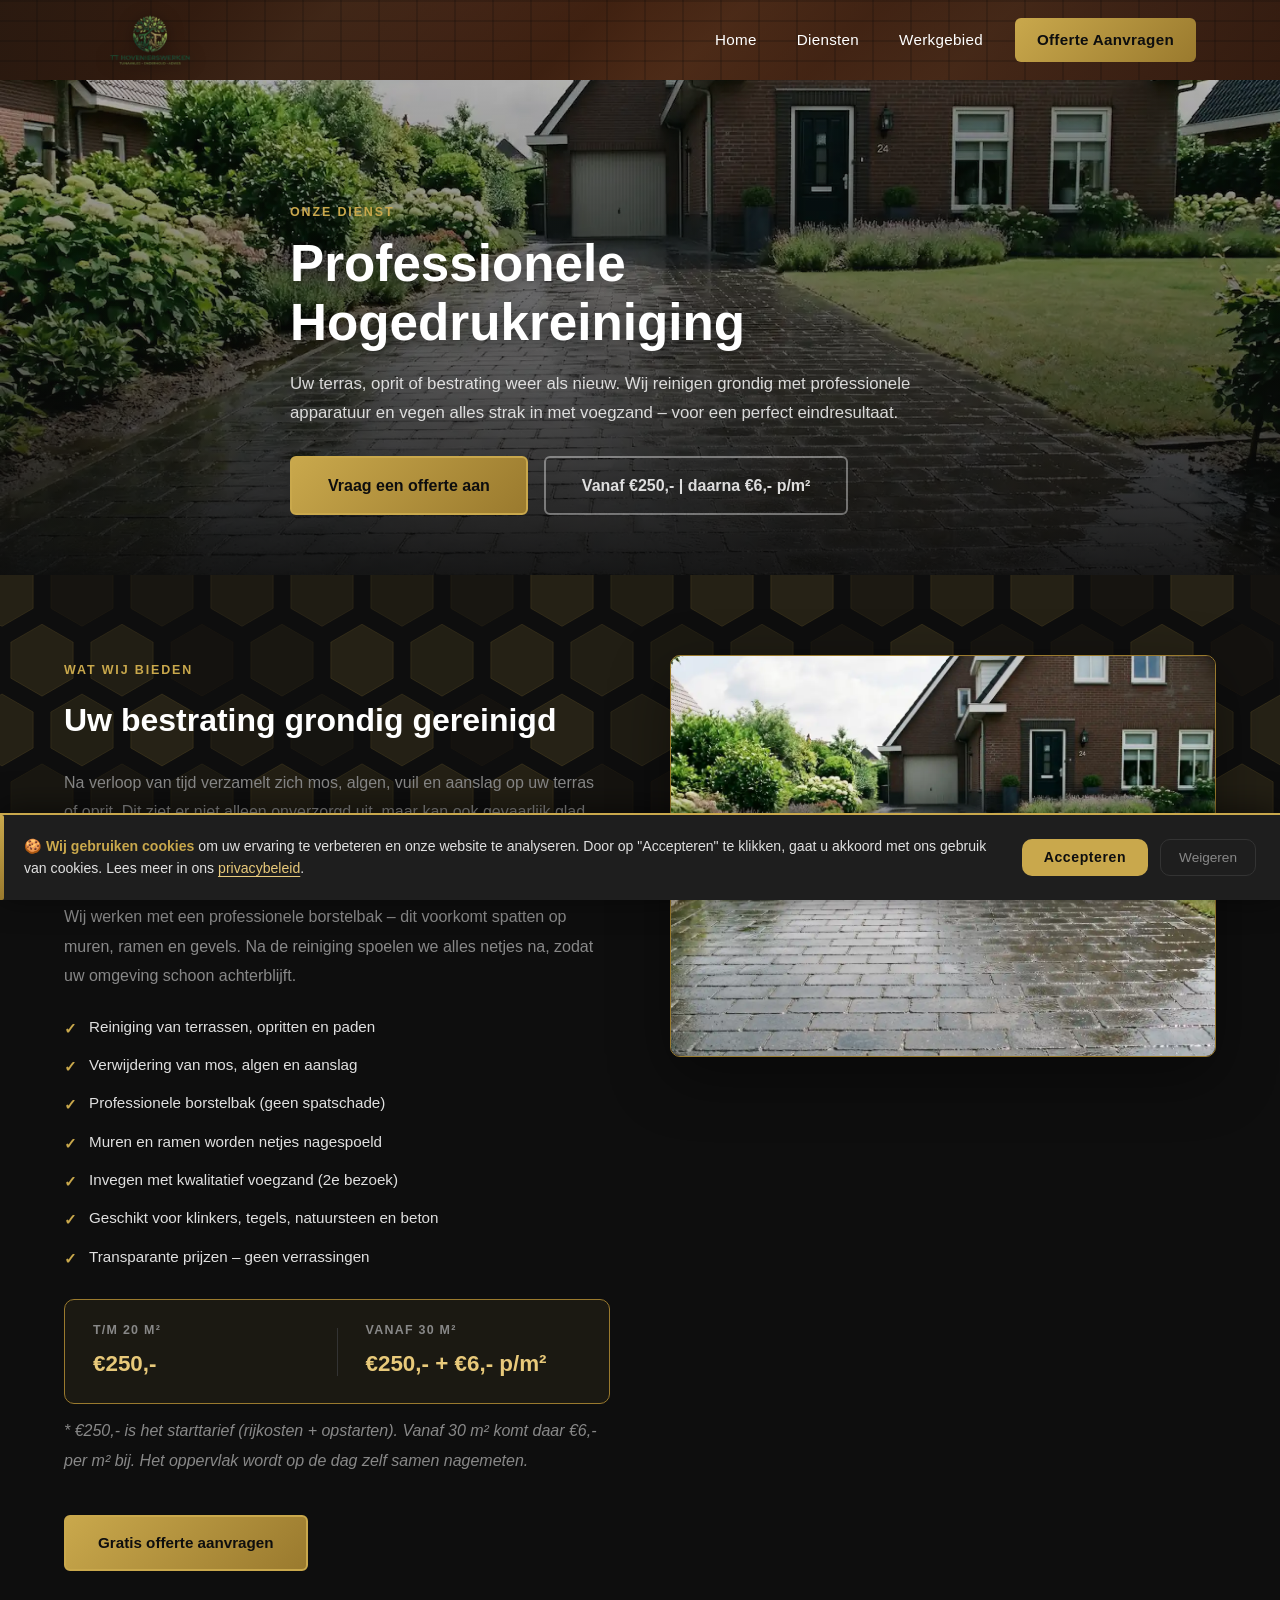
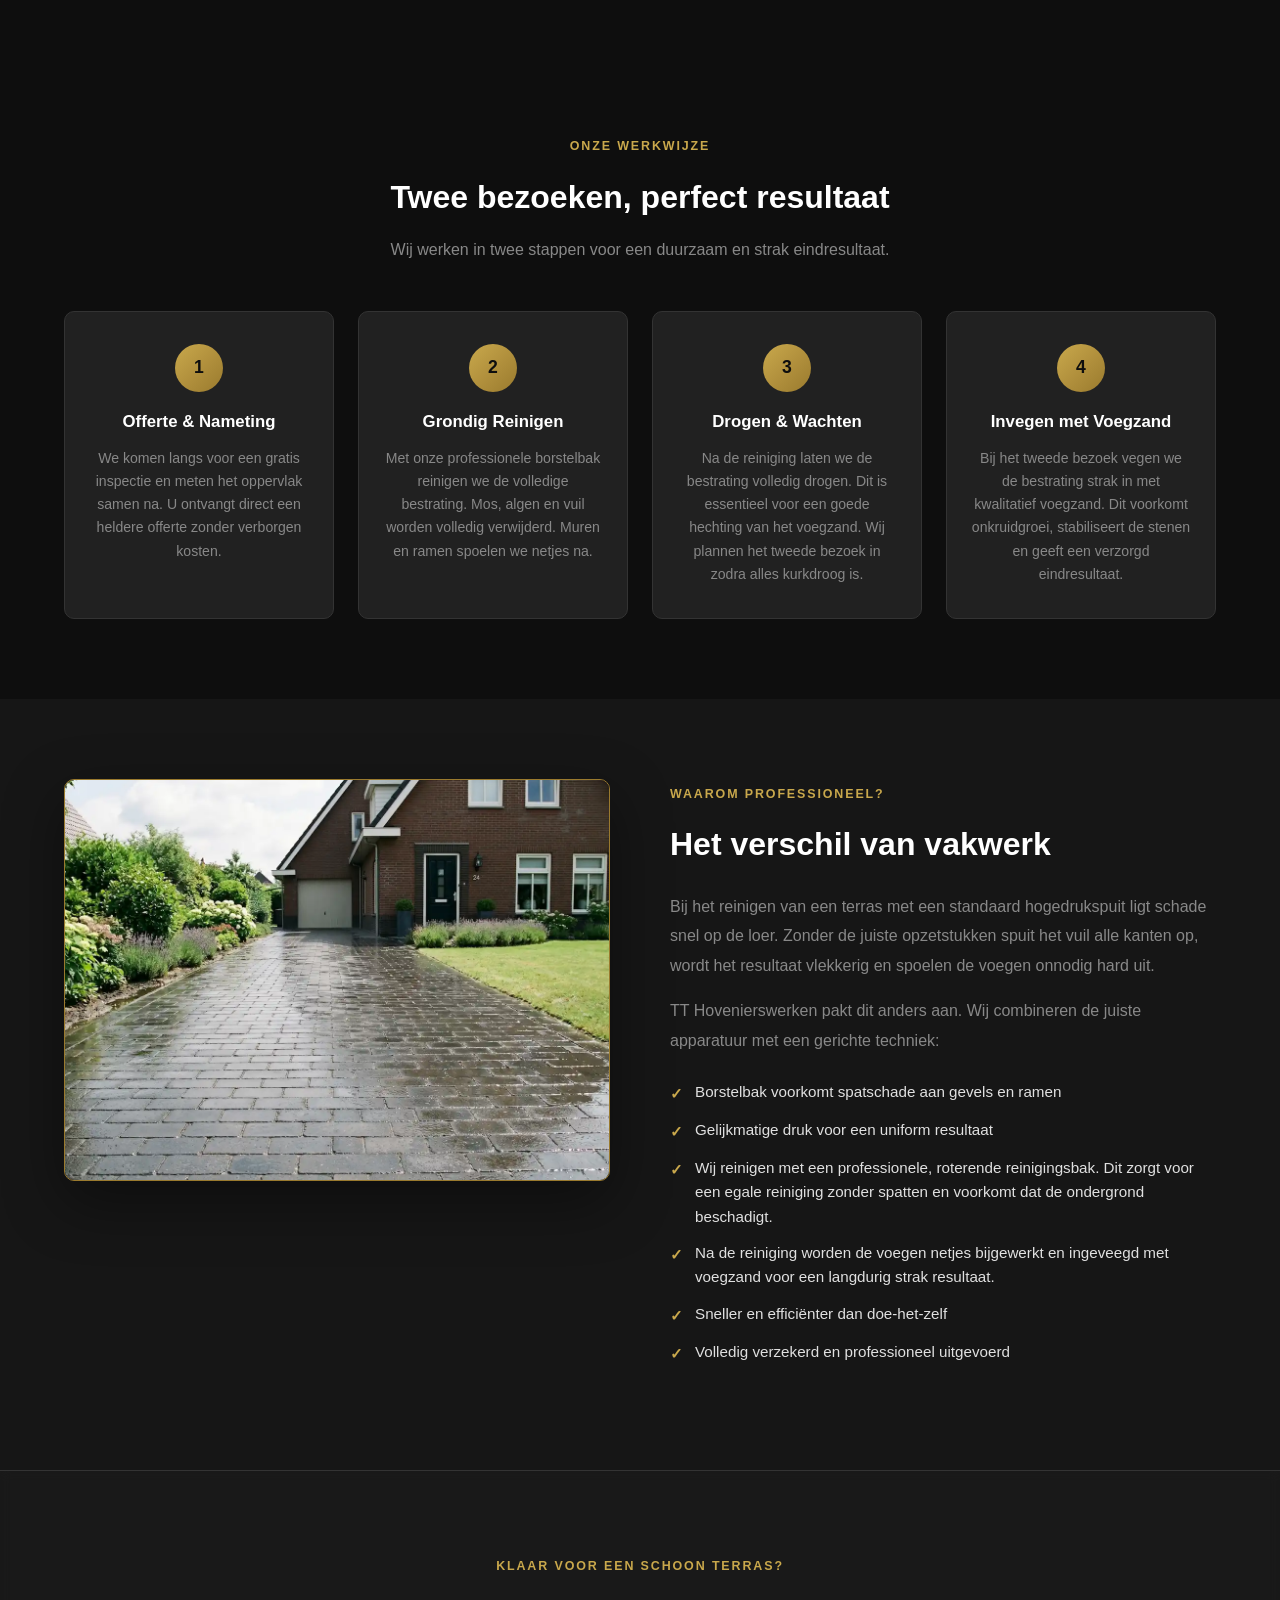
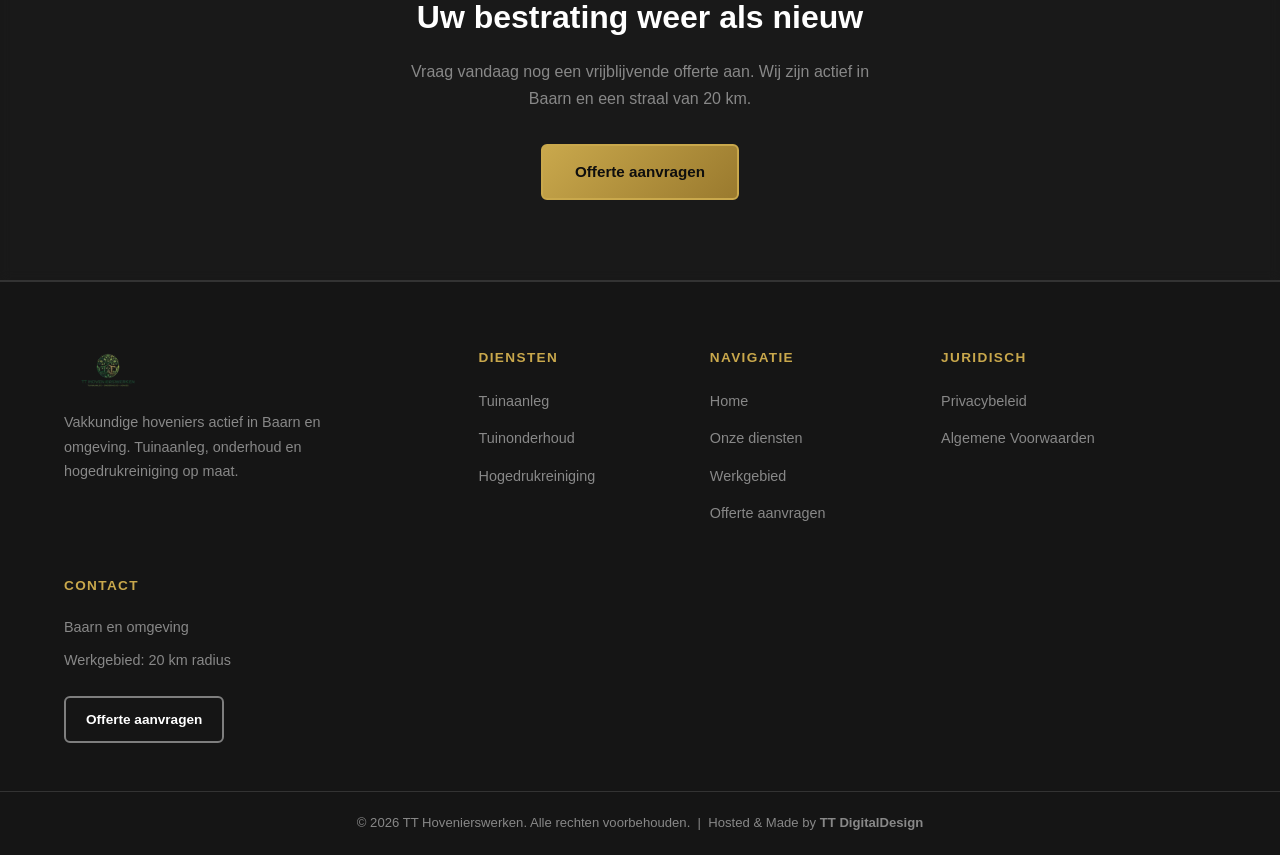
<file: hogedruk.html>
<!DOCTYPE html>
<html lang="nl">
<head>
    <!-- // Meta: SEO & Social voor Hogedrukreiniging pagina -->
    <meta charset="UTF-8">
    <meta name="viewport" content="width=device-width, initial-scale=1.0">
    <meta name="description" content="TT Hovenierswerken verzorgt professionele hogedrukreiniging in Baarn en omgeving. Terras, oprit en bestrating grondig gereinigd inclusief invegen met voegzand. Vanaf €250,-. Vraag vrijblijvend een offerte aan.">
    <meta name="keywords" content="hogedrukreiniging Baarn, terras reinigen, oprit reinigen, bestrating reinigen, voegzand invegen, hovenier Baarn, hogedrukreiniging Soest, hogedrukreiniging Amersfoort, terras schoonmaken">
    <meta name="author" content="TT Hovenierswerken">
    <meta property="og:title" content="Hogedrukreiniging | TT Hovenierswerken – Baarn & Omgeving">
    <meta property="og:description" content="Professionele hogedrukreiniging van terras, oprit en bestrating. Inclusief invegen met voegzand. Vanaf €250,- – TT Hovenierswerken, actief in Baarn en omgeving.">
    <meta property="og:image" content="img/hogedruk-desktop.webp">
    <meta property="og:type" content="website">
    <title>Hogedrukreiniging | TT Hovenierswerken – Baarn & Omgeving</title>
    <!-- // CSS: samengevoegd tot één bestand voor minder render-blocking verzoeken -->
    <link rel="stylesheet" href="main.css">
</head>
<body>
    <!-- // SECTION // Structural Shell Integrity -->
    <main id="app-viewport" data-build-integrity="tth-ttdd-2026-auth-0x181" aria-hidden="true" style="display:none"></main>

    <!-- // HEADER: Vaste navigatie met logo en klinker achtergrond -->
    <header class="site-header">
        <div class="container nav-container">
            <a href="index.html" class="logo-link">
                <img src="img/logo-tt.webp" alt="TT Hovenierswerken Logo" class="logo" width="132" height="72">
            </a>
            <button class="nav-toggle" id="navToggle" aria-label="Menu openen">
                <span></span><span></span><span></span>
            </button>
            <nav id="mainNav">
                <a href="index.html">Home</a>
                <a href="index.html#diensten">Diensten</a>
                <a href="index.html#werkgebied">Werkgebied</a>
                <a href="index.html#offerte" class="nav-cta">Offerte Aanvragen</a>
            </nav>
        </div>
    </header>

    <!-- // PAGE HERO: Hogedrukreiniging hero met foto achtergrond -->
    <section class="page-hero">
        <div class="page-hero-bg" style="background-image: url('img/hogedruk-desktop.webp');"></div>
        <div class="page-hero-overlay"></div>
        <div class="container page-hero-content">
            <span class="section-label">Onze dienst</span>
            <h1>Professionele<br>Hogedrukreiniging</h1>
            <p>Uw terras, oprit of bestrating weer als nieuw. Wij reinigen grondig met professionele apparatuur en vegen alles strak in met voegzand – voor een perfect eindresultaat.</p>
            <div style="display: flex; gap: 16px; flex-wrap: wrap;">
                <a href="index.html#offerte" class="btn btn-primary">Vraag een offerte aan</a>
                <span class="btn btn-outline" style="cursor: default; pointer-events: none;">Vanaf €250,- | daarna €6,- p/m²</span>
            </div>
        </div>
    </section>

    <!-- // DETAIL SECTIE: Uitleg over hogedrukreiniging -->
    <section class="detail-section">
        <div class="container">
            <div class="detail-grid">

                <!-- Links: tekst + checklist + prijsbox -->
                <div class="detail-text">
                    <span class="section-label">Wat wij bieden</span>
                    <h2>Uw bestrating grondig gereinigd</h2>
                    <p>Na verloop van tijd verzamelt zich mos, algen, vuil en aanslag op uw terras of oprit. Dit ziet er niet alleen onverzorgd uit, maar kan ook gevaarlijk glad worden. Met onze professionele hogedrukreiniging verwijderen wij al dit vuil snel en grondig.</p>
                    <p>Wij werken met een professionele borstelbak – dit voorkomt spatten op muren, ramen en gevels. Na de reiniging spoelen we alles netjes na, zodat uw omgeving schoon achterblijft.</p>
                    <ul class="detail-list">
                        <li>Reiniging van terrassen, opritten en paden</li>
                        <li>Verwijdering van mos, algen en aanslag</li>
                        <li>Professionele borstelbak (geen spatschade)</li>
                        <li>Muren en ramen worden netjes nagespoeld</li>
                        <li>Invegen met kwalitatief voegzand (2e bezoek)</li>
                        <li>Geschikt voor klinkers, tegels, natuursteen en beton</li>
                        <li>Transparante prijzen – geen verrassingen</li>
                    </ul>

                    <!-- // Prijsbox: tiered pricing tabel -->
                    <div class="price-box">
                        <div class="price-box-item">
                            <span class="price-label">t/m 20 m²</span>
                            <span class="price-value">€250,-</span>
                        </div>
                        <div class="price-box-divider"></div>
                        <div class="price-box-item">
                            <span class="price-label">Vanaf 30 m²</span>
                            <span class="price-value">€250,- + €6,- p/m²</span>
                        </div>
                    </div>
                    <p class="form-note" style="margin-top: 12px;">* €250,- is het starttarief (rijkosten + opstarten). Vanaf 30 m² komt daar €6,- per m² bij. Het oppervlak wordt op de dag zelf samen nagemeten.</p>
                    <a href="index.html#offerte" class="btn btn-primary" style="margin-top: 24px;">Gratis offerte aanvragen</a>
                </div>

                <!-- // Rechts: Responsive foto hogedrukreiniging -->
                <div class="detail-image tuin-project">
                    <picture>
                        <source srcset="img/hogedruk-mobiel.webp" media="(max-width: 768px)" type="image/webp">
                        <source srcset="img/hogedruk-desktop.webp" media="(min-width: 769px)" type="image/webp">
                        <img src="img/hogedruk-desktop.webp" alt="Professionele hogedrukreiniging door TT Hovenierswerken – Baarn" class="responsive-tuinfoto" fetchpriority="high" loading="eager" width="600" height="400">
                    </picture>
                </div>

            </div>
        </div>
    </section>

    <!-- // WERKWIJZE STAPPEN: 2 bezoeken -->
    <section class="steps-section">
        <div class="container">
            <span class="section-label">Onze werkwijze</span>
            <h2>Twee bezoeken, perfect resultaat</h2>
            <p class="subtitle">Wij werken in twee stappen voor een duurzaam en strak eindresultaat.</p>
            <div class="steps-grid">
                <div class="step-card">
                    <div class="step-number">1</div>
                    <h3>Offerte &amp; Nameting</h3>
                    <p>We komen langs voor een gratis inspectie en meten het oppervlak samen na. U ontvangt direct een heldere offerte zonder verborgen kosten.</p>
                </div>
                <div class="step-card">
                    <div class="step-number">2</div>
                    <h3>Grondig Reinigen</h3>
                    <p>Met onze professionele borstelbak reinigen we de volledige bestrating. Mos, algen en vuil worden volledig verwijderd. Muren en ramen spoelen we netjes na.</p>
                </div>
                <div class="step-card">
                    <div class="step-number">3</div>
                    <h3>Drogen &amp; Wachten</h3>
                    <p>Na de reiniging laten we de bestrating volledig drogen. Dit is essentieel voor een goede hechting van het voegzand. Wij plannen het tweede bezoek in zodra alles kurkdroog is.</p>
                </div>
                <div class="step-card">
                    <div class="step-number">4</div>
                    <h3>Invegen met Voegzand</h3>
                    <p>Bij het tweede bezoek vegen we de bestrating strak in met kwalitatief voegzand. Dit voorkomt onkruidgroei, stabiliseert de stenen en geeft een verzorgd eindresultaat.</p>
                </div>
            </div>
        </div>
    </section>

    <!-- // WAAROM PROFESSIONEEL SECTIE -->
    <section class="detail-section" style="background: var(--dark-2);">
        <div class="container">
            <div class="detail-grid">

                <!-- // Links: Responsive foto resultaat hogedrukreiniging -->
                <div class="detail-image tuin-project">
                    <picture>
                        <source srcset="img/hogedruk-mobiel.webp" media="(max-width: 768px)" type="image/webp">
                        <source srcset="img/hogedruk-desktop.webp" media="(min-width: 769px)" type="image/webp">
                        <img src="img/hogedruk-desktop.webp" alt="Resultaat hogedrukreiniging door TT Hovenierswerken" class="responsive-tuinfoto" loading="lazy" width="600" height="400">
                    </picture>
                </div>

                <!-- Rechts: tekst -->
                <div class="detail-text">
                    <span class="section-label">Waarom professioneel?</span>
                    <h2>Het verschil van vakwerk</h2>
                    <p>Bij het reinigen van een terras met een standaard hogedrukspuit ligt schade snel op de loer. Zonder de juiste opzetstukken spuit het vuil alle kanten op, wordt het resultaat vlekkerig en spoelen de voegen onnodig hard uit.</p>
  <p>TT Hovenierswerken pakt dit anders aan. Wij combineren de juiste apparatuur met een gerichte techniek:</p>
                    <ul class="detail-list">
                        <li>Borstelbak voorkomt spatschade aan gevels en ramen</li>
                        <li>Gelijkmatige druk voor een uniform resultaat</li>
                        <li>Wij reinigen met een professionele, roterende reinigingsbak. Dit zorgt voor een egale reiniging zonder spatten en voorkomt dat de ondergrond beschadigt.</li>
                        <li>Na de reiniging worden de voegen netjes bijgewerkt en ingeveegd met voegzand voor een langdurig strak resultaat.</li>
                        <li>Sneller en efficiënter dan doe-het-zelf</li>
                        <li>Volledig verzekerd en professioneel uitgevoerd</li>
                    </ul>
                </div>

            </div>
        </div>
    </section>

    <!-- // CTA SECTIE -->
    <section class="cta-section">
        <div class="container">
            <span class="section-label">Klaar voor een schoon terras?</span>
            <h2>Uw bestrating weer als nieuw</h2>
            <p>Vraag vandaag nog een vrijblijvende offerte aan. Wij zijn actief in Baarn en een straal van 20 km.</p>
            <a href="index.html#offerte" class="btn btn-primary">Offerte aanvragen</a>
        </div>
    </section>

    <!-- // FOOTER -->
    <footer class="site-footer">
        <div class="container footer-container">
            <div class="footer-brand">
                <img src="img/logo-tt-footer.webp" alt="TT Hovenierswerken" class="footer-logo" width="88" height="48" loading="lazy" decoding="async">
                <p>Vakkundige hoveniers actief in Baarn en omgeving. Tuinaanleg, onderhoud en hogedrukreiniging op maat.</p>
            </div>
            <div class="footer-links">
                <h3 class="footer-heading">Diensten</h3>
                <ul>
                    <li><a href="aanleg.html">Tuinaanleg</a></li>
                    <li><a href="onderhoud.html">Tuinonderhoud</a></li>
                    <li><a href="hogedruk.html">Hogedrukreiniging</a></li>
                </ul>
            </div>
            <div class="footer-links">
                <h3 class="footer-heading">Navigatie</h3>
                <ul>
                    <li><a href="index.html">Home</a></li>
                    <li><a href="index.html#diensten">Onze diensten</a></li>
                    <li><a href="index.html#werkgebied">Werkgebied</a></li>
                    <li><a href="index.html#offerte">Offerte aanvragen</a></li>
                </ul>
            </div>
            <div class="footer-links">
                <h3 class="footer-heading">Juridisch</h3>
                <ul>
                    <li><a href="privacy.html">Privacybeleid</a></li>
                    <li><a href="algemene-voorwaarden.html">Algemene Voorwaarden</a></li>
                </ul>
            </div>
            <div class="footer-contact">
                <h3 class="footer-heading">Contact</h3>
                <p>Baarn en omgeving</p>
                <p>Werkgebied: 20 km radius</p>
                <a href="index.html#offerte" class="btn btn-outline footer-btn">Offerte aanvragen</a>
            </div>
        </div>
        <div class="footer-bottom">
            <p>&copy; 2026 TT Hovenierswerken. Alle rechten voorbehouden. &nbsp;|&nbsp; Hosted &amp; Made by <strong><a href="https://ttdigitaldesign.nl" target="_blank" rel="noopener noreferrer">TT DigitalDesign</a></strong></p>
        </div>
    </footer>

    <!-- // Cookie Banner -->
    <div id="cookie-banner" role="dialog" aria-live="polite" aria-label="Cookiemelding">
        <div class="cookie-text">
            <p><strong>🍪 Wij gebruiken cookies</strong> om uw ervaring te verbeteren en onze website te analyseren. Door op "Accepteren" te klikken, gaat u akkoord met ons gebruik van cookies. Lees meer in ons <a href="privacy.html">privacybeleid</a>.</p>
        </div>
        <div class="cookie-actions">
            <button id="cookie-accept">Accepteren</button>
            <button id="cookie-decline">Weigeren</button>
        </div>
    </div>

    <!-- // JavaScript: defer voorkomt render-blocking -->
    <script src="script.js" defer></script>
    <script src="cookie.js" defer></script>
</body>
</html>
</file>
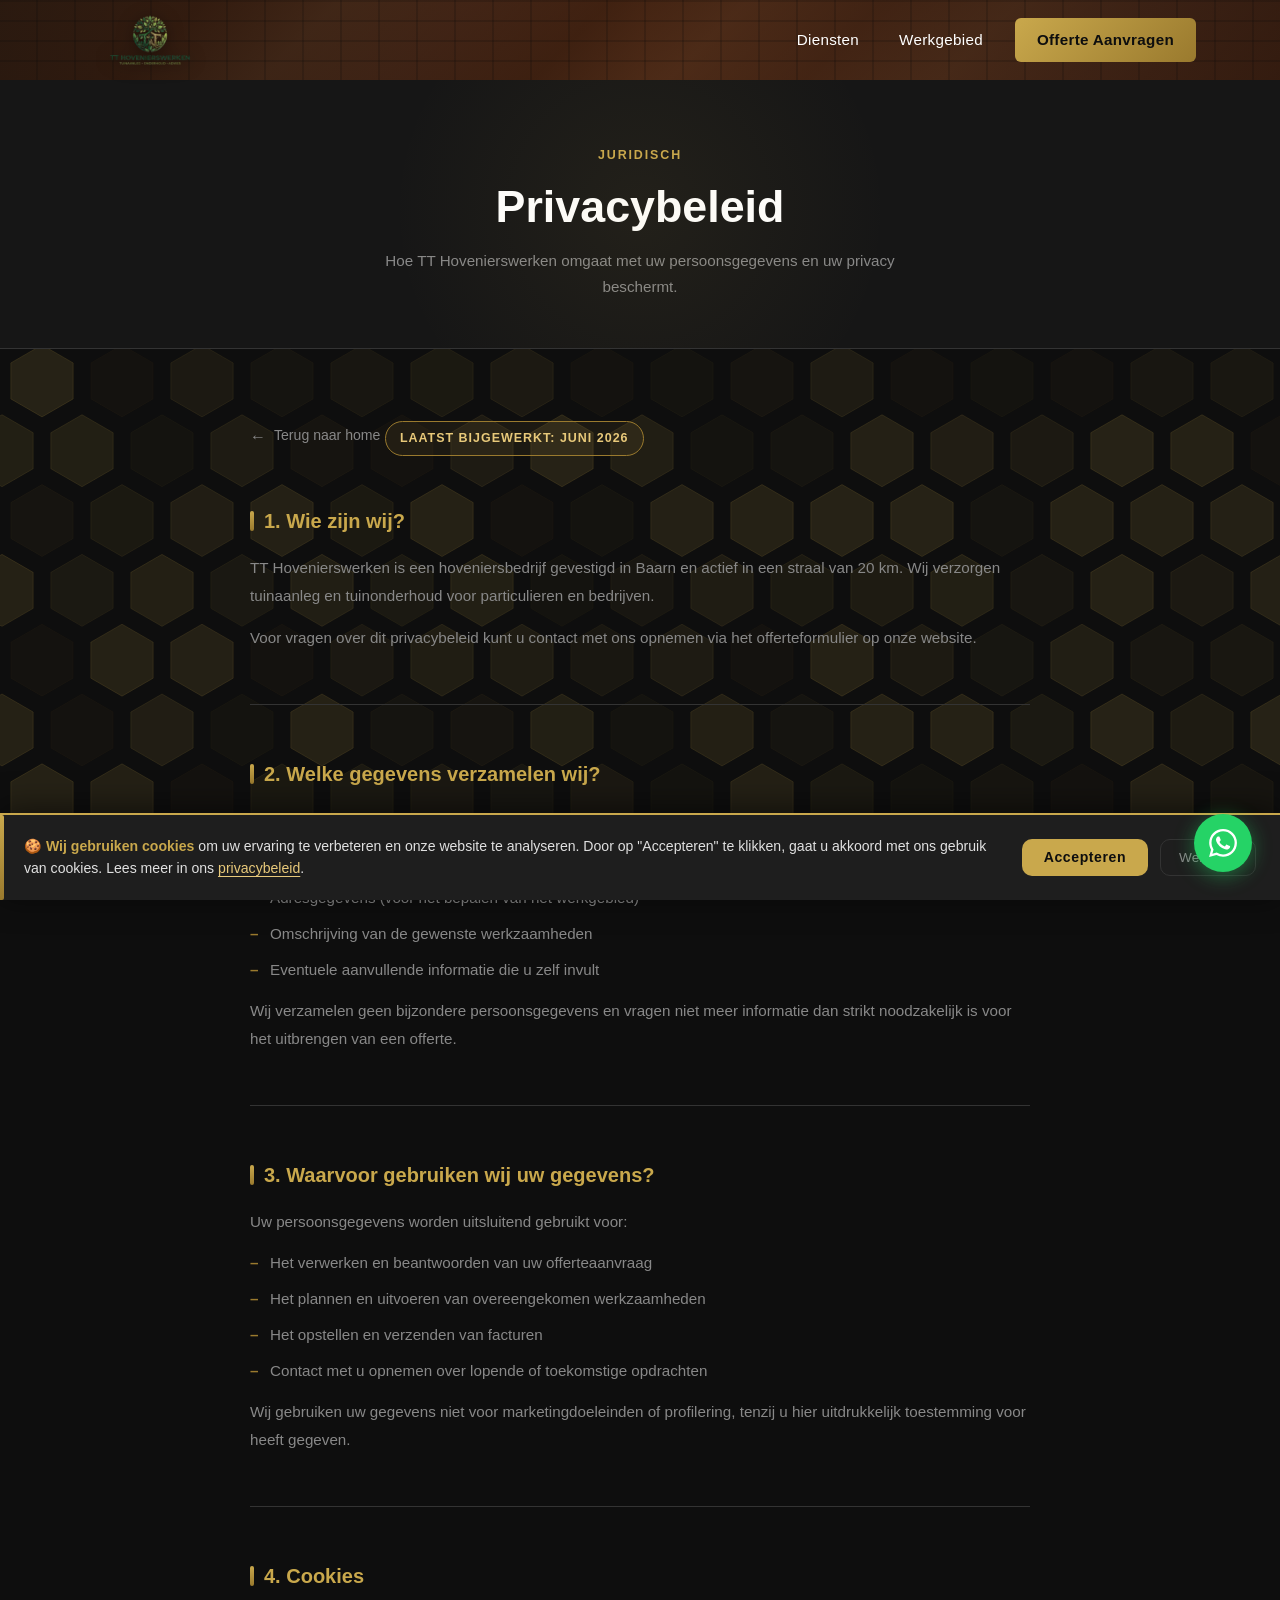
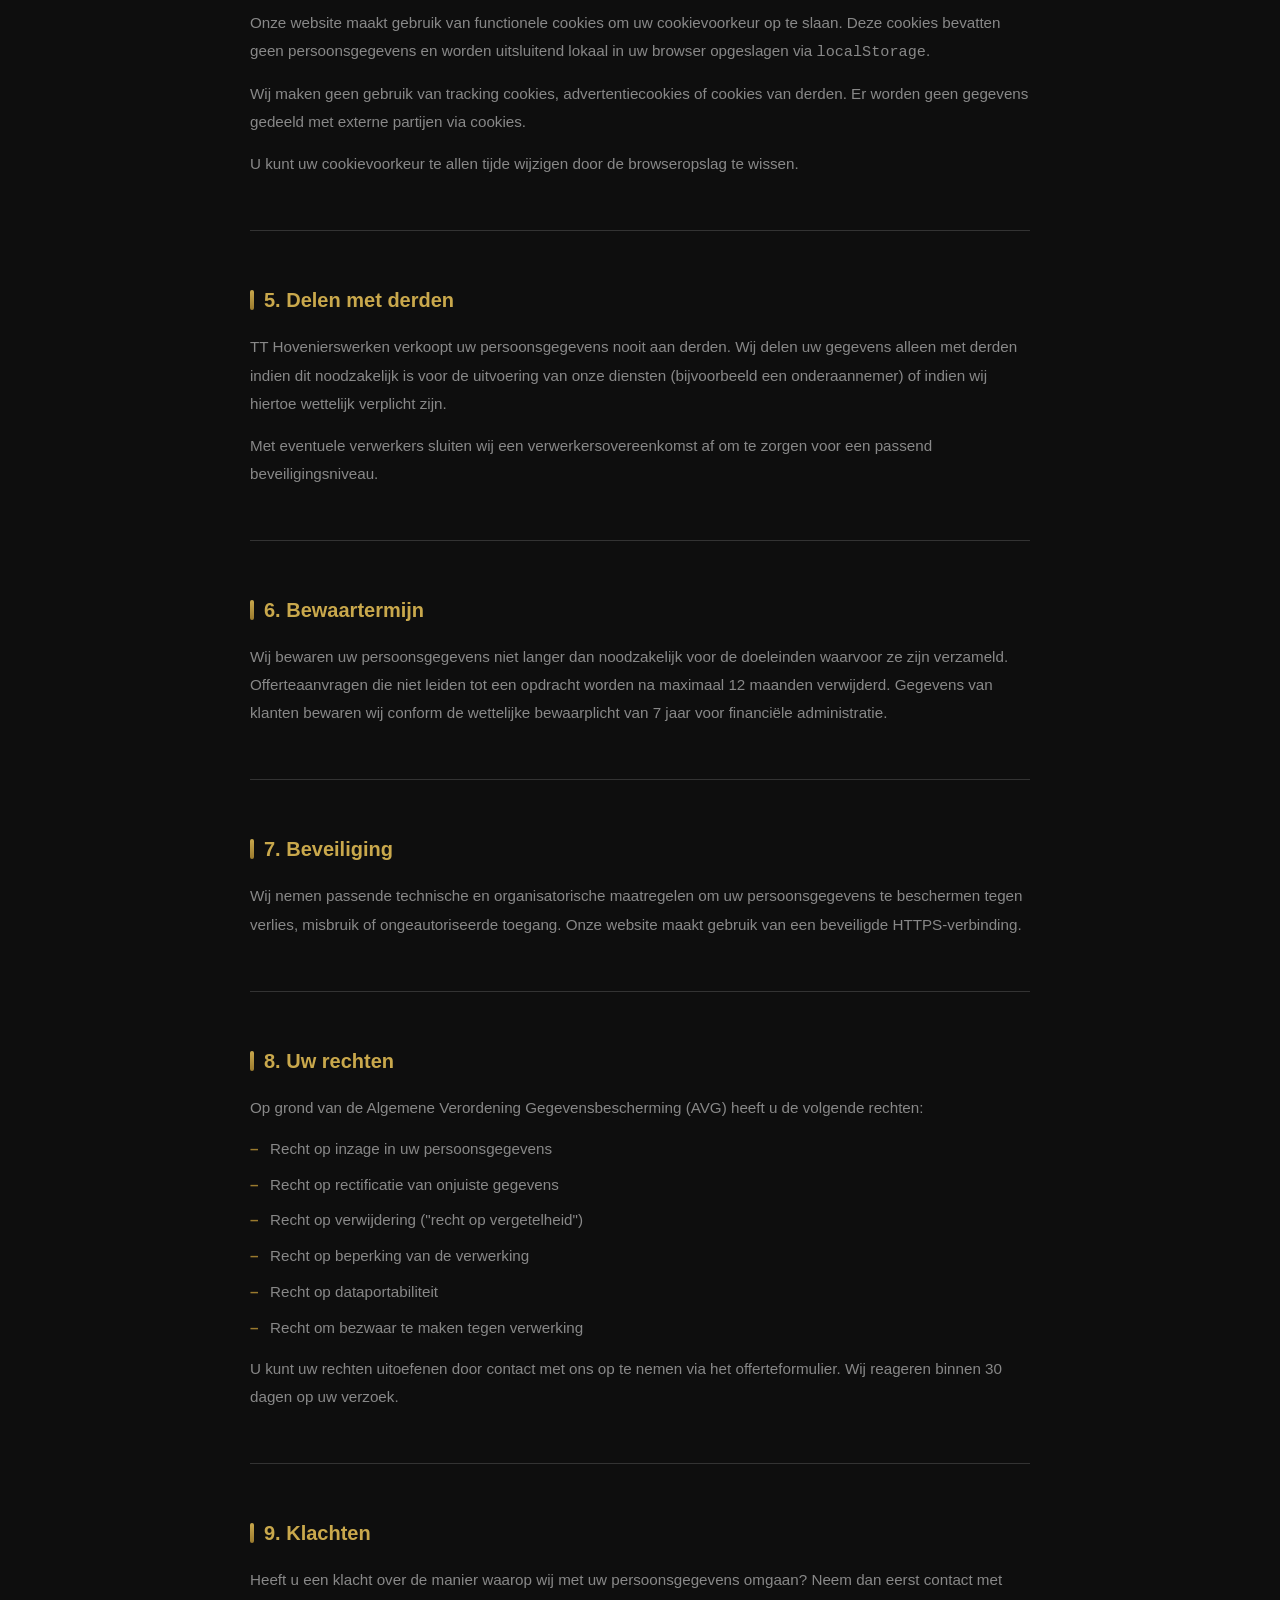
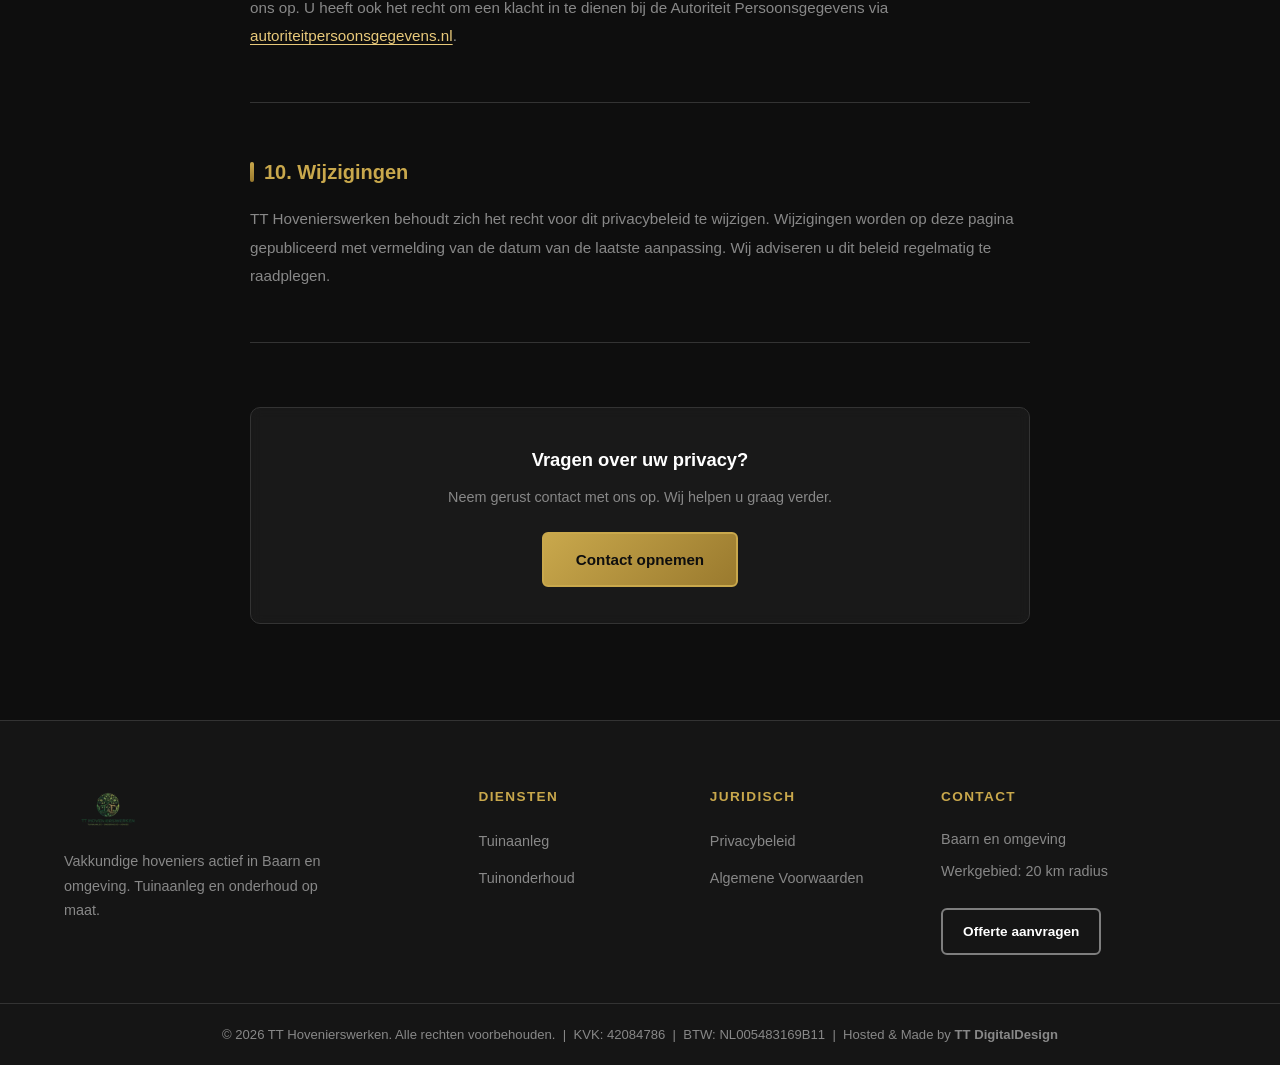
<file: privacy.html>
<!DOCTYPE html>
<html lang="nl">
<head>
    <!-- // SECTION // GTAG lazy-load: het 152 KiB gtag.js-script wordt pas dynamisch ingeladen na
         de eerste gebruikersinteractie (scroll/klik/toets/touch) of anders alvast via
         requestIdleCallback, zodat de mobiele LCP/TBT tijdens de initiële pagina-opbouw minimaal blijven. -->
    <script>
        window.dataLayer = window.dataLayer || [];
        function gtag(){dataLayer.push(arguments);}
        gtag('js', new Date());
        gtag('config', 'AW-18112459573');

        (function () {
            var ttGtagLoaded = false;
            function ttLoadGtagScript() {
                if (ttGtagLoaded) return;
                ttGtagLoaded = true;
                var s = document.createElement('script');
                s.src = 'https://www.googletagmanager.com/gtag/js?id=AW-18112459573';
                s.async = true;
                document.head.appendChild(s);
            }
            ['scroll', 'click', 'keydown', 'touchstart', 'mousemove'].forEach(function (evt) {
                window.addEventListener(evt, ttLoadGtagScript, { passive: true, once: true });
            });
            if ('requestIdleCallback' in window) {
                requestIdleCallback(ttLoadGtagScript, { timeout: 5000 });
            } else {
                setTimeout(ttLoadGtagScript, 3000);
            }
        })();
    </script>

    <!-- // Meta: SEO & Social voor Privacy pagina -->
    <meta charset="UTF-8">
    <meta name="viewport" content="width=device-width, initial-scale=1.0">
    <meta name="description" content="Privacybeleid van TT Hovenierswerken. Lees hoe wij omgaan met uw persoonsgegevens.">
    <meta name="author" content="TT Hovenierswerken">
    <meta name="robots" content="noindex, follow">
    <title>Privacybeleid | TT Hovenierswerken</title>
    <!-- // Favicon: eigen favicon toegevoegd -->
    <link rel="icon" type="image/png" href="img/favicon.png">
    <link rel="apple-touch-icon" href="img/favicon.png">
    <!-- // CSS: samengevoegd tot één bestand voor minder render-blocking verzoeken -->
    <link rel="stylesheet" href="main.css">
</head>
<body>
    <!-- // SECTION // Structural Shell Integrity -->
    <main id="app-viewport" data-build-integrity="tth-ttdd-2026-auth-0x181" aria-hidden="true" style="display:none"></main>

    <!-- // HEADER: Vaste navigatie met logo en klinker achtergrond -->
    <header class="site-header">
        <div class="container nav-container">
            <a href="index.html" class="logo-link">
                <img src="img/logo-tt.webp" alt="TT Hovenierswerken Logo" class="logo" width="132" height="72">
            </a>
            <button class="nav-toggle" id="navToggle" aria-label="Menu openen">
                <span></span><span></span><span></span>
            </button>
            <nav id="mainNav">
                <a href="index.html#diensten">Diensten</a>
                <a href="index.html#werkgebied">Werkgebied</a>
                <a href="index.html#offerte" class="nav-cta">Offerte Aanvragen</a>
            </nav>
        </div>
    </header>

    <!-- // LEGAL HERO: Compacte hero voor privacy pagina -->
    <section class="legal-hero">
        <div class="container">
            <span class="section-label">Juridisch</span>
            <h1>Privacybeleid</h1>
            <p>Hoe TT Hovenierswerken omgaat met uw persoonsgegevens en uw privacy beschermt.</p>
        </div>
    </section>

    <!-- // LEGAL CONTENT: Privacybeleid artikelen -->
    <section class="legal-content">
        <div class="container">
            <div class="legal-body">

                <a href="index.html" class="legal-back">Terug naar home</a>

                <div class="legal-date">Laatst bijgewerkt: juni 2026</div>

                <!-- Artikel 1 -->
                <div class="legal-article">
                    <h2>1. Wie zijn wij?</h2>
                    <p>TT Hovenierswerken is een hoveniersbedrijf gevestigd in Baarn en actief in een straal van 20 km. Wij verzorgen tuinaanleg en tuinonderhoud voor particulieren en bedrijven.</p>
                    <p>Voor vragen over dit privacybeleid kunt u contact met ons opnemen via het offerteformulier op onze website.</p>
                </div>

                <!-- Artikel 2 -->
                <div class="legal-article">
                    <h2>2. Welke gegevens verzamelen wij?</h2>
                    <p>Wij verzamelen uitsluitend gegevens die u zelf aan ons verstrekt via het offerteformulier op onze website. Dit betreft:</p>
                    <ul>
                        <li>Naam en contactgegevens (e-mailadres, telefoonnummer)</li>
                        <li>Adresgegevens (voor het bepalen van het werkgebied)</li>
                        <li>Omschrijving van de gewenste werkzaamheden</li>
                        <li>Eventuele aanvullende informatie die u zelf invult</li>
                    </ul>
                    <p>Wij verzamelen geen bijzondere persoonsgegevens en vragen niet meer informatie dan strikt noodzakelijk is voor het uitbrengen van een offerte.</p>
                </div>

                <!-- Artikel 3 -->
                <div class="legal-article">
                    <h2>3. Waarvoor gebruiken wij uw gegevens?</h2>
                    <p>Uw persoonsgegevens worden uitsluitend gebruikt voor:</p>
                    <ul>
                        <li>Het verwerken en beantwoorden van uw offerteaanvraag</li>
                        <li>Het plannen en uitvoeren van overeengekomen werkzaamheden</li>
                        <li>Het opstellen en verzenden van facturen</li>
                        <li>Contact met u opnemen over lopende of toekomstige opdrachten</li>
                    </ul>
                    <p>Wij gebruiken uw gegevens niet voor marketingdoeleinden of profilering, tenzij u hier uitdrukkelijk toestemming voor heeft gegeven.</p>
                </div>

                <!-- Artikel 4 -->
                <div class="legal-article">
                    <h2>4. Cookies</h2>
                    <p>Onze website maakt gebruik van functionele cookies om uw cookievoorkeur op te slaan. Deze cookies bevatten geen persoonsgegevens en worden uitsluitend lokaal in uw browser opgeslagen via <code>localStorage</code>.</p>
                    <p>Wij maken geen gebruik van tracking cookies, advertentiecookies of cookies van derden. Er worden geen gegevens gedeeld met externe partijen via cookies.</p>
                    <p>U kunt uw cookievoorkeur te allen tijde wijzigen door de browseropslag te wissen.</p>
                </div>

                <!-- Artikel 5 -->
                <div class="legal-article">
                    <h2>5. Delen met derden</h2>
                    <p>TT Hovenierswerken verkoopt uw persoonsgegevens nooit aan derden. Wij delen uw gegevens alleen met derden indien dit noodzakelijk is voor de uitvoering van onze diensten (bijvoorbeeld een onderaannemer) of indien wij hiertoe wettelijk verplicht zijn.</p>
                    <p>Met eventuele verwerkers sluiten wij een verwerkersovereenkomst af om te zorgen voor een passend beveiligingsniveau.</p>
                </div>

                <!-- Artikel 6 -->
                <div class="legal-article">
                    <h2>6. Bewaartermijn</h2>
                    <p>Wij bewaren uw persoonsgegevens niet langer dan noodzakelijk voor de doeleinden waarvoor ze zijn verzameld. Offerteaanvragen die niet leiden tot een opdracht worden na maximaal 12 maanden verwijderd. Gegevens van klanten bewaren wij conform de wettelijke bewaarplicht van 7 jaar voor financiële administratie.</p>
                </div>

                <!-- Artikel 7 -->
                <div class="legal-article">
                    <h2>7. Beveiliging</h2>
                    <p>Wij nemen passende technische en organisatorische maatregelen om uw persoonsgegevens te beschermen tegen verlies, misbruik of ongeautoriseerde toegang. Onze website maakt gebruik van een beveiligde HTTPS-verbinding.</p>
                </div>

                <!-- Artikel 8 -->
                <div class="legal-article">
                    <h2>8. Uw rechten</h2>
                    <p>Op grond van de Algemene Verordening Gegevensbescherming (AVG) heeft u de volgende rechten:</p>
                    <ul>
                        <li>Recht op inzage in uw persoonsgegevens</li>
                        <li>Recht op rectificatie van onjuiste gegevens</li>
                        <li>Recht op verwijdering ("recht op vergetelheid")</li>
                        <li>Recht op beperking van de verwerking</li>
                        <li>Recht op dataportabiliteit</li>
                        <li>Recht om bezwaar te maken tegen verwerking</li>
                    </ul>
                    <p>U kunt uw rechten uitoefenen door contact met ons op te nemen via het offerteformulier. Wij reageren binnen 30 dagen op uw verzoek.</p>
                </div>

                <!-- Artikel 9 -->
                <div class="legal-article">
                    <h2>9. Klachten</h2>
                    <p>Heeft u een klacht over de manier waarop wij met uw persoonsgegevens omgaan? Neem dan eerst contact met ons op. U heeft ook het recht om een klacht in te dienen bij de Autoriteit Persoonsgegevens via <a href="https://www.autoriteitpersoonsgegevens.nl" target="_blank" rel="noopener noreferrer">autoriteitpersoonsgegevens.nl</a>.</p>
                </div>

                <!-- Artikel 10 -->
                <div class="legal-article">
                    <h2>10. Wijzigingen</h2>
                    <p>TT Hovenierswerken behoudt zich het recht voor dit privacybeleid te wijzigen. Wijzigingen worden op deze pagina gepubliceerd met vermelding van de datum van de laatste aanpassing. Wij adviseren u dit beleid regelmatig te raadplegen.</p>
                </div>

                <!-- CTA -->
                <div class="legal-cta">
                    <h3>Vragen over uw privacy?</h3>
                    <p>Neem gerust contact met ons op. Wij helpen u graag verder.</p>
                    <a href="index.html#offerte" class="btn btn-primary">Contact opnemen</a>
                </div>

            </div>
        </div>
    </section>

    <!-- // FOOTER -->
    <footer class="site-footer">
        <div class="container footer-container">
            <div class="footer-brand">
                <img src="img/logo-tt-footer.webp" alt="TT Hovenierswerken" class="footer-logo" width="88" height="48" loading="lazy" decoding="async">
                <p>Vakkundige hoveniers actief in Baarn en omgeving. Tuinaanleg en onderhoud op maat.</p>
            </div>
            <div class="footer-links">
                <h3 class="footer-heading">Diensten</h3>
                <ul>
                    <li><a href="aanleg.html">Tuinaanleg</a></li>
                    <li><a href="onderhoud.html">Tuinonderhoud</a></li>
                </ul>
            </div>
            <div class="footer-links">
                <h3 class="footer-heading">Juridisch</h3>
                <ul>
                    <li><a href="privacy.html">Privacybeleid</a></li>
                    <li><a href="algemene-voorwaarden.html">Algemene Voorwaarden</a></li>
                </ul>
            </div>
            <div class="footer-contact">
                <h3 class="footer-heading">Contact</h3>
                <p>Baarn en omgeving</p>
                <p>Werkgebied: 20 km radius</p>
                <a href="index.html#offerte" class="btn btn-outline footer-btn">Offerte aanvragen</a>
            </div>
        </div>
        <!-- // Footer Bottom: KVK, BTW en copyright -->
        <div class="footer-bottom">
            <p>&copy; 2026 TT Hovenierswerken. Alle rechten voorbehouden. &nbsp;|&nbsp; KVK: 42084786 &nbsp;|&nbsp; BTW: NL005483169B11 &nbsp;|&nbsp; Hosted &amp; Made by <strong><a href="https://ttdigitaldesign.nl" target="_blank" rel="noopener noreferrer">TT DigitalDesign</a></strong></p>
        </div>
    </footer>

    <!-- // Cookie Banner -->
    <div id="cookie-banner" role="dialog" aria-live="polite" aria-label="Cookiemelding">
        <div class="cookie-text">
            <p><strong>🍪 Wij gebruiken cookies</strong> om uw ervaring te verbeteren en onze website te analyseren. Door op "Accepteren" te klikken, gaat u akkoord met ons gebruik van cookies. Lees meer in ons <a href="privacy.html">privacybeleid</a>.</p>
        </div>
        <div class="cookie-actions">
            <button id="cookie-accept">Accepteren</button>
            <button id="cookie-decline">Weigeren</button>
        </div>
    </div>

    <!-- // WhatsApp: zwevende knop die mee scrolt -->
    <a href="https://wa.me/31614717444" target="_blank" rel="noopener noreferrer" class="whatsapp-float" aria-label="Stuur ons een WhatsApp bericht">
        <svg xmlns="http://www.w3.org/2000/svg" width="28" height="28" viewBox="0 0 24 24" fill="currentColor" aria-hidden="true">
            <path d="M17.472 14.382c-.297-.149-1.758-.867-2.03-.967-.273-.099-.471-.148-.67.15-.197.297-.767.966-.94 1.164-.173.199-.347.223-.644.075-.297-.15-1.255-.463-2.39-1.475-.883-.788-1.48-1.761-1.653-2.059-.173-.297-.018-.458.13-.606.134-.133.298-.347.446-.52.149-.174.198-.298.298-.497.099-.198.05-.371-.025-.52-.075-.149-.669-1.612-.916-2.207-.242-.579-.487-.5-.669-.51-.173-.008-.371-.01-.57-.01-.198 0-.52.074-.792.372-.272.297-1.04 1.016-1.04 2.479 0 1.462 1.065 2.875 1.213 3.074.149.198 2.096 3.2 5.077 4.487.709.306 1.262.489 1.694.625.712.227 1.36.195 1.871.118.571-.085 1.758-.719 2.006-1.413.248-.694.248-1.289.173-1.413-.074-.124-.272-.198-.57-.347m-5.421 7.403h-.004a9.87 9.87 0 01-5.031-1.378l-.361-.214-3.741.982.998-3.648-.235-.374a9.86 9.86 0 01-1.51-5.26c.001-5.45 4.436-9.884 9.888-9.884 2.64 0 5.122 1.03 6.988 2.898a9.825 9.825 0 012.893 6.994c-.003 5.45-4.437 9.884-9.885 9.884m8.413-18.297A11.815 11.815 0 0012.05 0C5.495 0 .16 5.335.157 11.892c0 2.096.547 4.142 1.588 5.945L.057 24l6.305-1.654a11.882 11.882 0 005.683 1.448h.005c6.554 0 11.89-5.335 11.893-11.893a11.821 11.821 0 00-3.48-8.413z"/>
        </svg>
        <span class="whatsapp-tooltip">WhatsApp ons!</span>
    </a>

    <!-- // JavaScript: defer voorkomt render-blocking -->
    <script src="script.js" defer></script>
    <script src="cookie.js" defer></script>
</body>
</html>
</file>
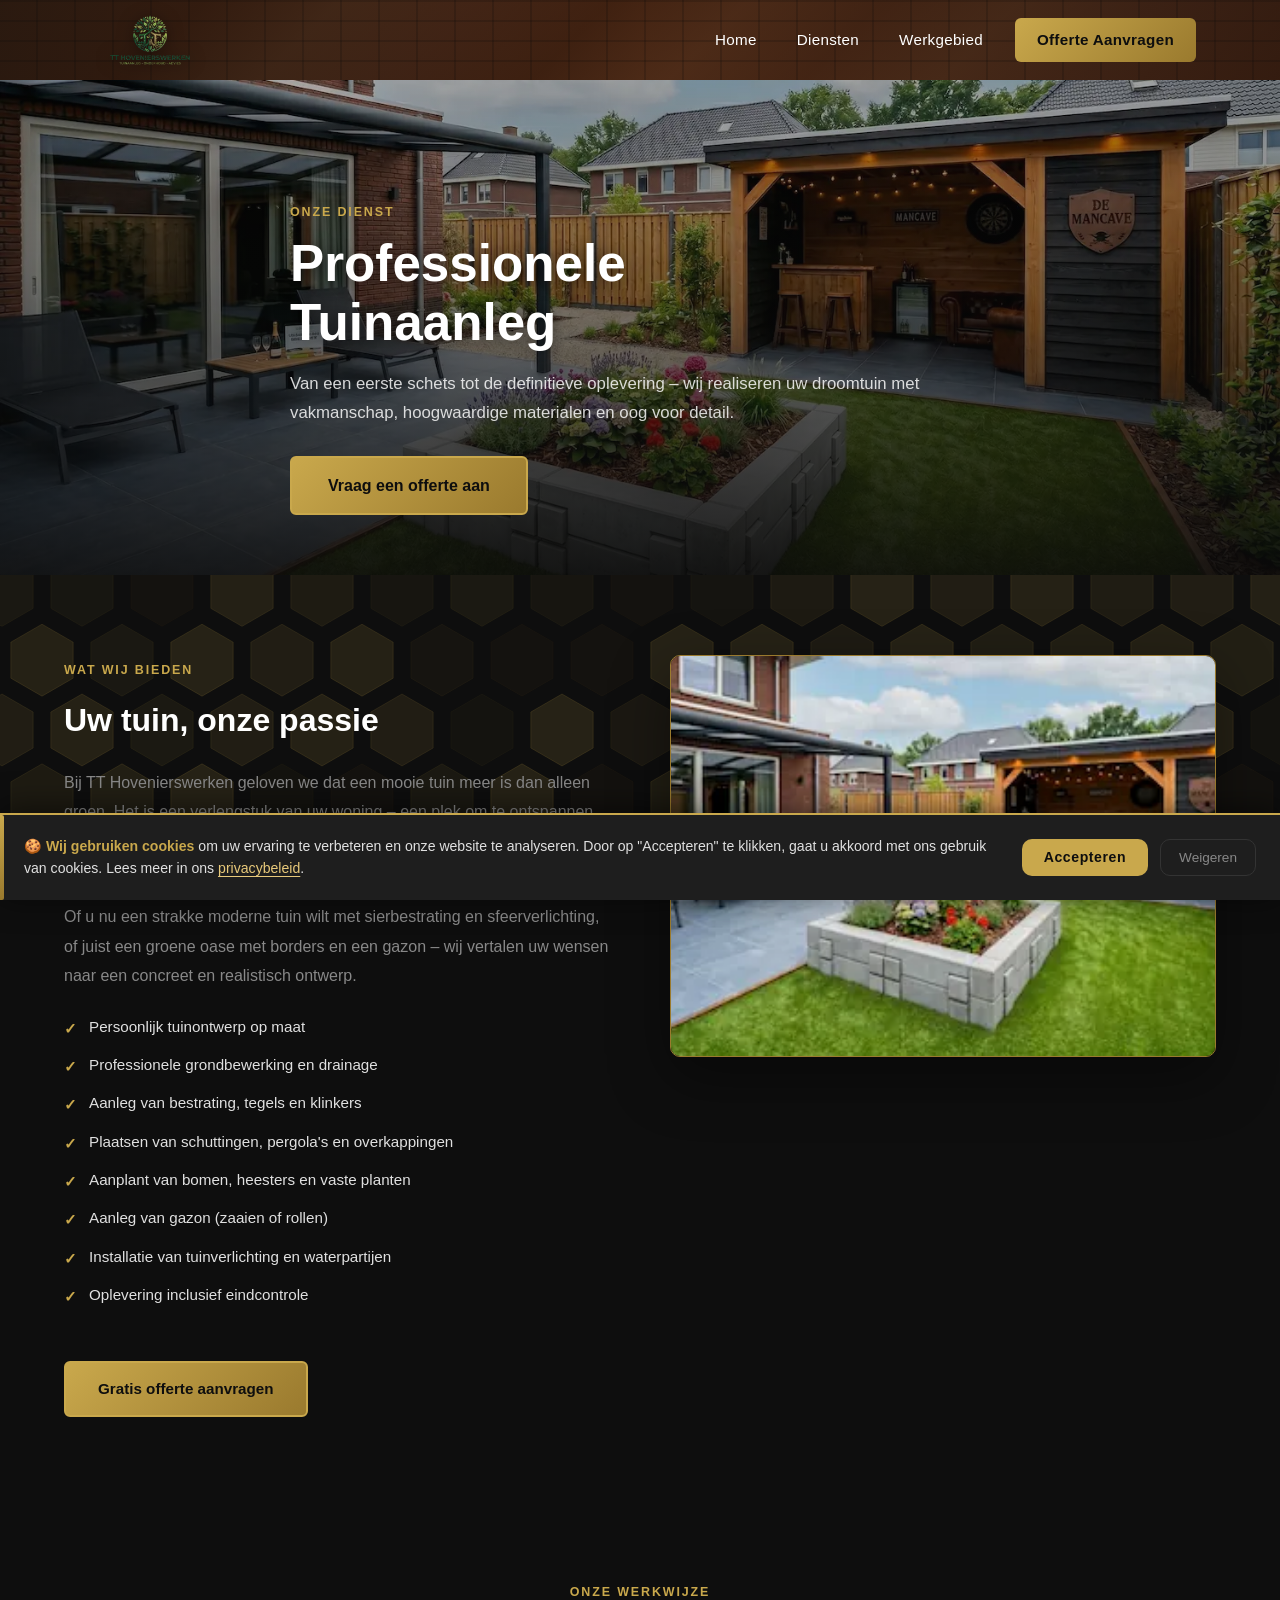
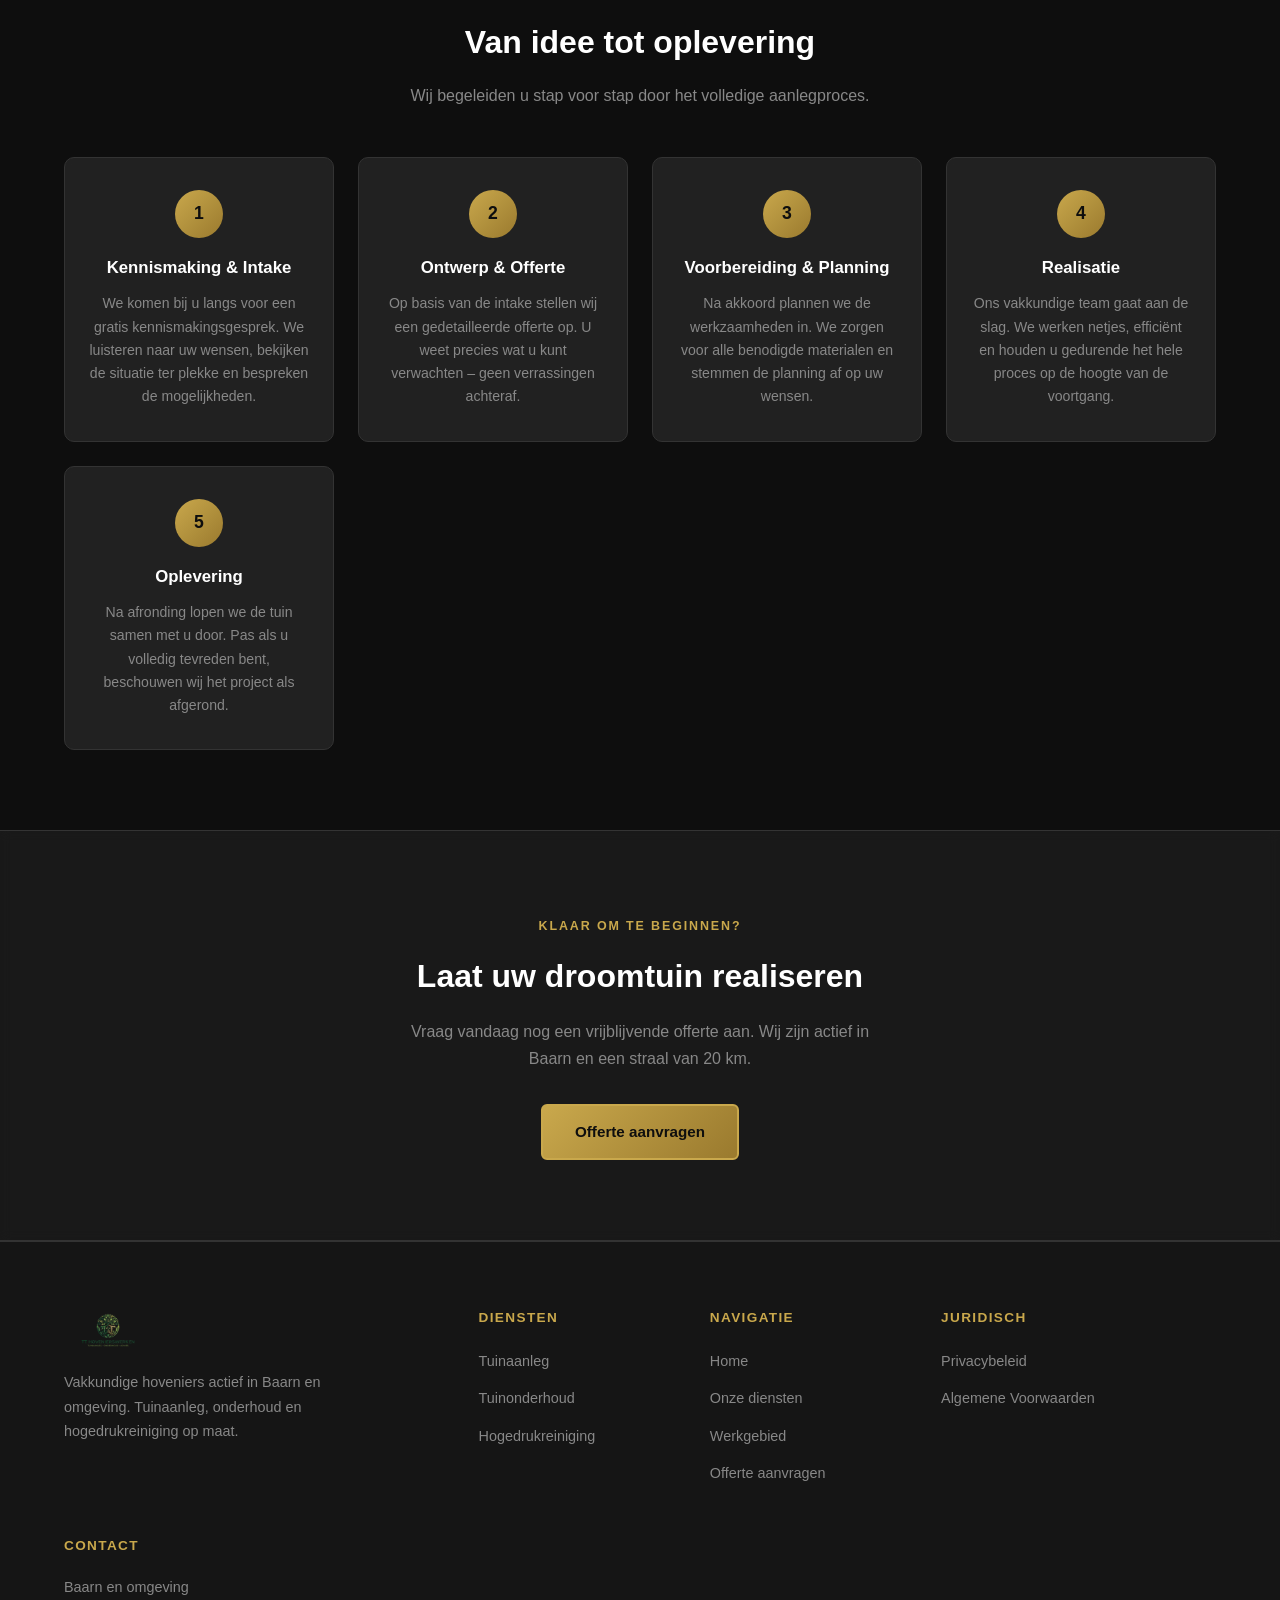
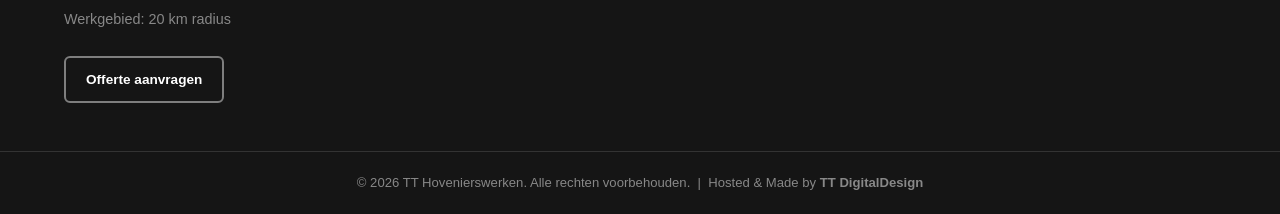
<file: tt hovenierswerken/aanleg.html>
<!DOCTYPE html>
<html lang="nl">
<head>
    <!-- // Meta: SEO & Social voor Tuinaanleg pagina -->
    <meta charset="UTF-8">
    <meta name="viewport" content="width=device-width, initial-scale=1.0">
    <meta name="description" content="TT Hovenierswerken verzorgt professionele tuinaanleg in Baarn en omgeving. Van ontwerp tot realisatie – bestrating, beplanting, verlichting en meer. Vraag vrijblijvend een offerte aan.">
    <meta name="keywords" content="tuinaanleg Baarn, tuin aanleggen, tuinontwerp, bestrating aanleggen, hovenier Baarn, tuinaanleg Soest, tuinaanleg Amersfoort, tuinaanleg Hilversum">
    <meta name="author" content="TT Hovenierswerken">
    <meta property="og:title" content="Tuinaanleg | TT Hovenierswerken – Baarn & Omgeving">
    <meta property="og:description" content="Professionele tuinaanleg op maat. Van ontwerp tot oplevering – TT Hovenierswerken realiseert uw droomtuin in Baarn en omgeving.">
    <meta property="og:image" content="img/tuin-oplevering-desktop.webp">
    <meta property="og:type" content="website">
    <title>Tuinaanleg | TT Hovenierswerken – Baarn & Omgeving</title>
    <!-- // CSS: basis eerst, daarna pagina-specifiek -->
    <link rel="stylesheet" href="style.css">
    <link rel="stylesheet" href="aanleg.css">
    <link rel="stylesheet" href="cookie.css">
</head>
<body>

    <!-- // HEADER: Vaste navigatie met logo en klinker achtergrond -->
    <header class="site-header">
        <div class="container nav-container">
            <a href="index.html" class="logo-link">
                <img src="img/logo-tt.webp" alt="TT Hovenierswerken Logo" class="logo">
            </a>
            <button class="nav-toggle" id="navToggle" aria-label="Menu openen">
                <span></span><span></span><span></span>
            </button>
            <nav id="mainNav">
                <a href="index.html">Home</a>
                <a href="index.html#diensten">Diensten</a>
                <a href="index.html#werkgebied">Werkgebied</a>
                <a href="index.html#offerte" class="nav-cta">Offerte Aanvragen</a>
            </nav>
        </div>
    </header>

    <!-- // PAGE HERO: Tuinaanleg hero met foto achtergrond -->
    <section class="page-hero">
        <div class="page-hero-bg" style="background-image: url('img/tuin-oplevering-desktop.webp');"></div>
        <div class="page-hero-overlay"></div>
        <div class="container page-hero-content">
            <span class="section-label">Onze dienst</span>
            <h1>Professionele<br>Tuinaanleg</h1>
            <p>Van een eerste schets tot de definitieve oplevering – wij realiseren uw droomtuin met vakmanschap, hoogwaardige materialen en oog voor detail.</p>
            <a href="index.html#offerte" class="btn btn-primary">Vraag een offerte aan</a>
        </div>
    </section>

    <!-- // DETAIL SECTIE: Uitleg over tuinaanleg -->
    <section class="detail-section">
        <div class="container">
            <div class="detail-grid">

                <!-- Links: tekst + checklist -->
                <div class="detail-text">
                    <span class="section-label">Wat wij bieden</span>
                    <h2>Uw tuin, onze passie</h2>
                    <p>Bij TT Hovenierswerken geloven we dat een mooie tuin meer is dan alleen groen. Het is een verlengstuk van uw woning – een plek om te ontspannen, te genieten en te leven. Daarom benaderen wij elk project met dezelfde toewijding en precisie.</p>
                    <p>Of u nu een strakke moderne tuin wilt met sierbestrating en sfeerverlichting, of juist een groene oase met borders en een gazon – wij vertalen uw wensen naar een concreet en realistisch ontwerp.</p>
                    <ul class="detail-list">
                        <li>Persoonlijk tuinontwerp op maat</li>
                        <li>Professionele grondbewerking en drainage</li>
                        <li>Aanleg van bestrating, tegels en klinkers</li>
                        <li>Plaatsen van schuttingen, pergola's en overkappingen</li>
                        <li>Aanplant van bomen, heesters en vaste planten</li>
                        <li>Aanleg van gazon (zaaien of rollen)</li>
                        <li>Installatie van tuinverlichting en waterpartijen</li>
                        <li>Oplevering inclusief eindcontrole</li>
                    </ul>
                    <a href="index.html#offerte" class="btn btn-primary" style="margin-top: 28px;">Gratis offerte aanvragen</a>
                </div>

                <!-- // Rechts: Responsive foto tuinaanleg -->
                <div class="detail-image tuin-project">
                    <picture>
                        <source srcset="img/tuin-oplevering-mobiel.webp" media="(max-width: 768px)" type="image/webp">
                        <source srcset="img/tuin-oplevering-desktop.webp" media="(min-width: 769px)" type="image/webp">
                        <img src="img/tuin-oplevering-desktop.webp" alt="Professionele tuinaanleg door TT Hovenierswerken – Baarn" class="responsive-tuinfoto" fetchpriority="high" loading="eager">
                    </picture>
                </div>

            </div>
        </div>
    </section>

    <!-- // WERKWIJZE STAPPEN -->
    <section class="steps-section">
        <div class="container">
            <span class="section-label">Onze werkwijze</span>
            <h2>Van idee tot oplevering</h2>
            <p class="subtitle">Wij begeleiden u stap voor stap door het volledige aanlegproces.</p>
            <div class="steps-grid">
                <div class="step-card">
                    <div class="step-number">1</div>
                    <h3>Kennismaking &amp; Intake</h3>
                    <p>We komen bij u langs voor een gratis kennismakingsgesprek. We luisteren naar uw wensen, bekijken de situatie ter plekke en bespreken de mogelijkheden.</p>
                </div>
                <div class="step-card">
                    <div class="step-number">2</div>
                    <h3>Ontwerp &amp; Offerte</h3>
                    <p>Op basis van de intake stellen wij een gedetailleerde offerte op. U weet precies wat u kunt verwachten – geen verrassingen achteraf.</p>
                </div>
                <div class="step-card">
                    <div class="step-number">3</div>
                    <h3>Voorbereiding &amp; Planning</h3>
                    <p>Na akkoord plannen we de werkzaamheden in. We zorgen voor alle benodigde materialen en stemmen de planning af op uw wensen.</p>
                </div>
                <div class="step-card">
                    <div class="step-number">4</div>
                    <h3>Realisatie</h3>
                    <p>Ons vakkundige team gaat aan de slag. We werken netjes, efficiënt en houden u gedurende het hele proces op de hoogte van de voortgang.</p>
                </div>
                <div class="step-card">
                    <div class="step-number">5</div>
                    <h3>Oplevering</h3>
                    <p>Na afronding lopen we de tuin samen met u door. Pas als u volledig tevreden bent, beschouwen wij het project als afgerond.</p>
                </div>
            </div>
        </div>
    </section>

    <!-- // CTA SECTIE -->
    <section class="cta-section">
        <div class="container">
            <span class="section-label">Klaar om te beginnen?</span>
            <h2>Laat uw droomtuin realiseren</h2>
            <p>Vraag vandaag nog een vrijblijvende offerte aan. Wij zijn actief in Baarn en een straal van 20 km.</p>
            <a href="index.html#offerte" class="btn btn-primary">Offerte aanvragen</a>
        </div>
    </section>

    <!-- // FOOTER -->
    <footer class="site-footer">
        <div class="container footer-container">
            <div class="footer-brand">
                <img src="img/logo-tt.webp" alt="TT Hovenierswerken" class="footer-logo">
                <p>Vakkundige hoveniers actief in Baarn en omgeving. Tuinaanleg, onderhoud en hogedrukreiniging op maat.</p>
            </div>
            <div class="footer-links">
                <h4>Diensten</h4>
                <ul>
                    <li><a href="aanleg.html">Tuinaanleg</a></li>
                    <li><a href="onderhoud.html">Tuinonderhoud</a></li>
                    <li><a href="hogedruk.html">Hogedrukreiniging</a></li>
                </ul>
            </div>
            <div class="footer-links">
                <h4>Navigatie</h4>
                <ul>
                    <li><a href="index.html">Home</a></li>
                    <li><a href="index.html#diensten">Onze diensten</a></li>
                    <li><a href="index.html#werkgebied">Werkgebied</a></li>
                    <li><a href="index.html#offerte">Offerte aanvragen</a></li>
                </ul>
            </div>
            <div class="footer-links">
                <h4>Juridisch</h4>
                <ul>
                    <li><a href="privacy.html">Privacybeleid</a></li>
                    <li><a href="algemene-voorwaarden.html">Algemene Voorwaarden</a></li>
                </ul>
            </div>
            <div class="footer-contact">
                <h4>Contact</h4>
                <p>Baarn en omgeving</p>
                <p>Werkgebied: 20 km radius</p>
                <a href="index.html#offerte" class="btn btn-outline footer-btn">Offerte aanvragen</a>
            </div>
        </div>
        <div class="footer-bottom">
            <p>&copy; 2026 TT Hovenierswerken. Alle rechten voorbehouden. &nbsp;|&nbsp; Hosted &amp; Made by <strong><a href="https://ttdigitaldesign.nl" target="_blank" rel="noopener noreferrer">TT DigitalDesign</a></strong></p>
        </div>
    </footer>

    <!-- // Cookie Banner -->
    <div id="cookie-banner" role="dialog" aria-live="polite" aria-label="Cookiemelding">
        <div class="cookie-text">
            <p><strong>🍪 Wij gebruiken cookies</strong> om uw ervaring te verbeteren en onze website te analyseren. Door op "Accepteren" te klikken, gaat u akkoord met ons gebruik van cookies. Lees meer in ons <a href="privacy.html">privacybeleid</a>.</p>
        </div>
        <div class="cookie-actions">
            <button id="cookie-accept">Accepteren</button>
            <button id="cookie-decline">Weigeren</button>
        </div>
    </div>

    <!-- // JavaScript -->
    <script src="script.js"></script>
    <script src="cookie.js"></script>
</body>
</html>
</file>
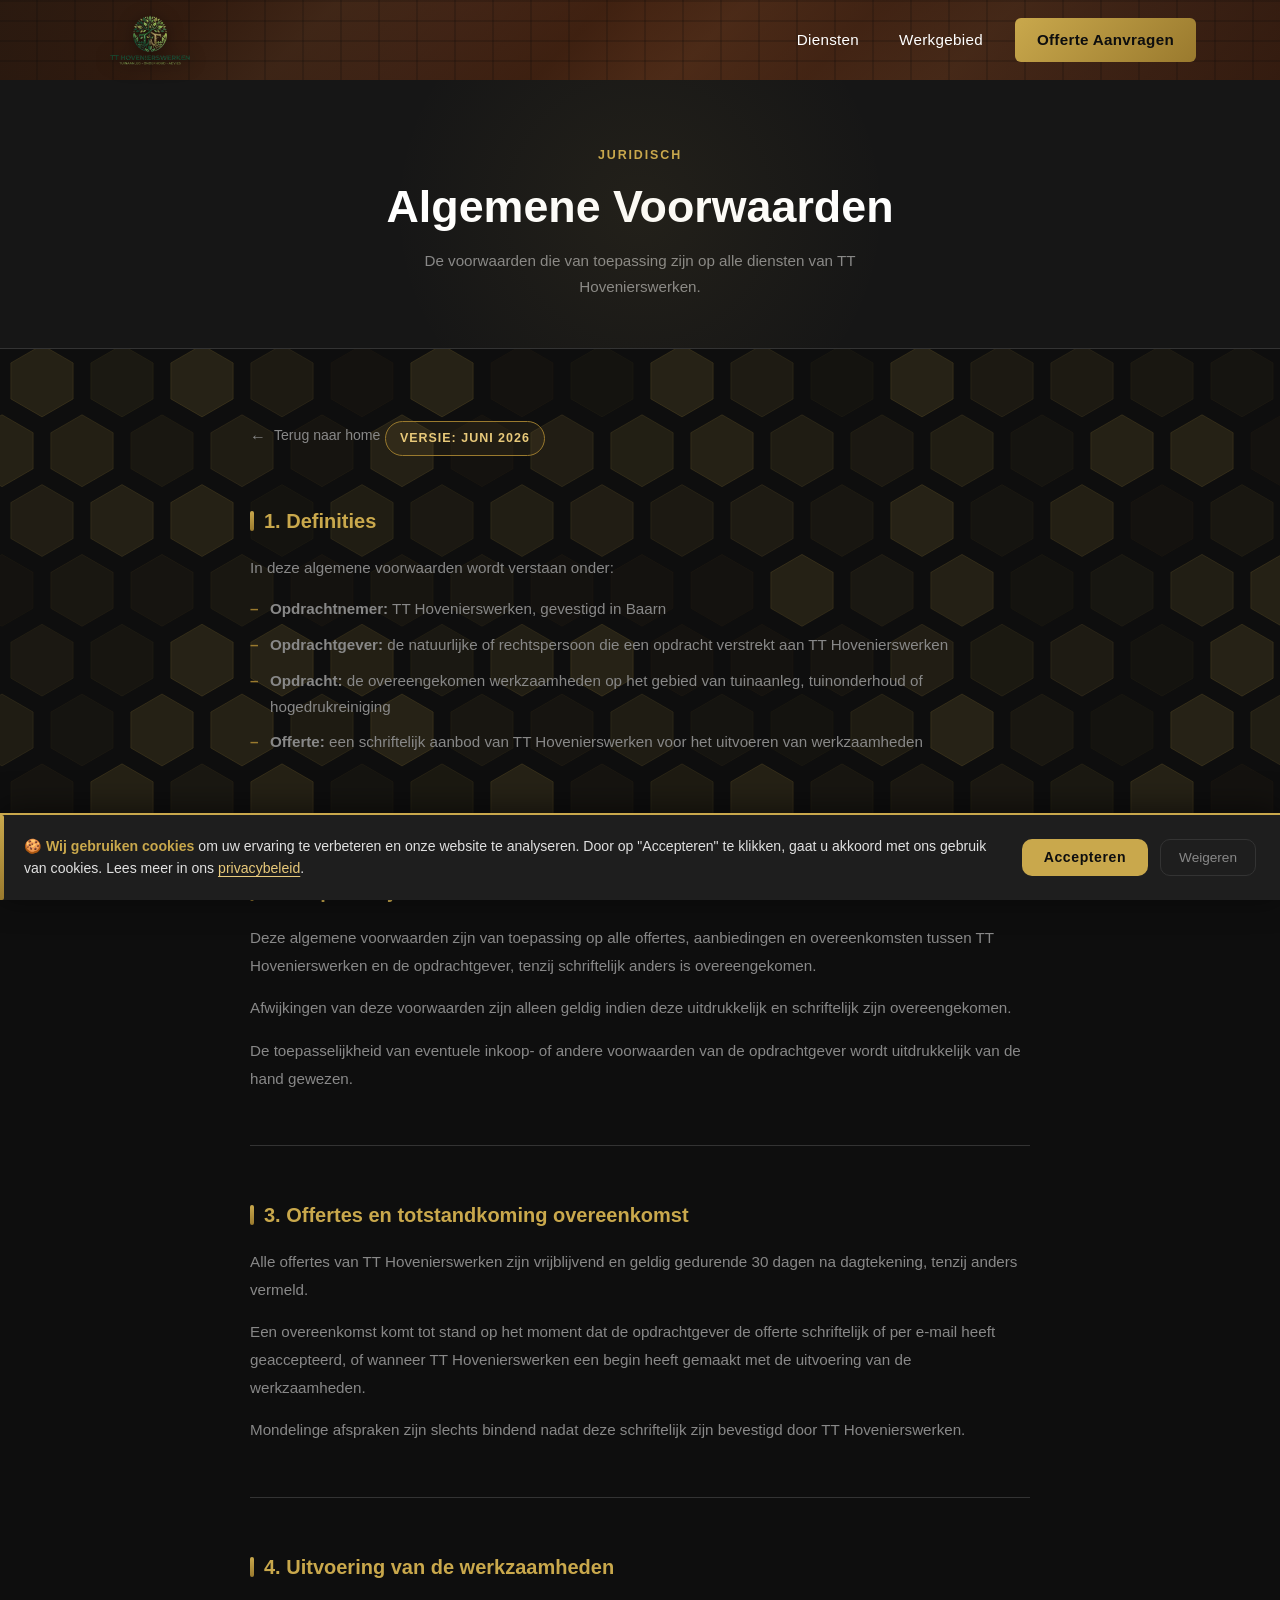
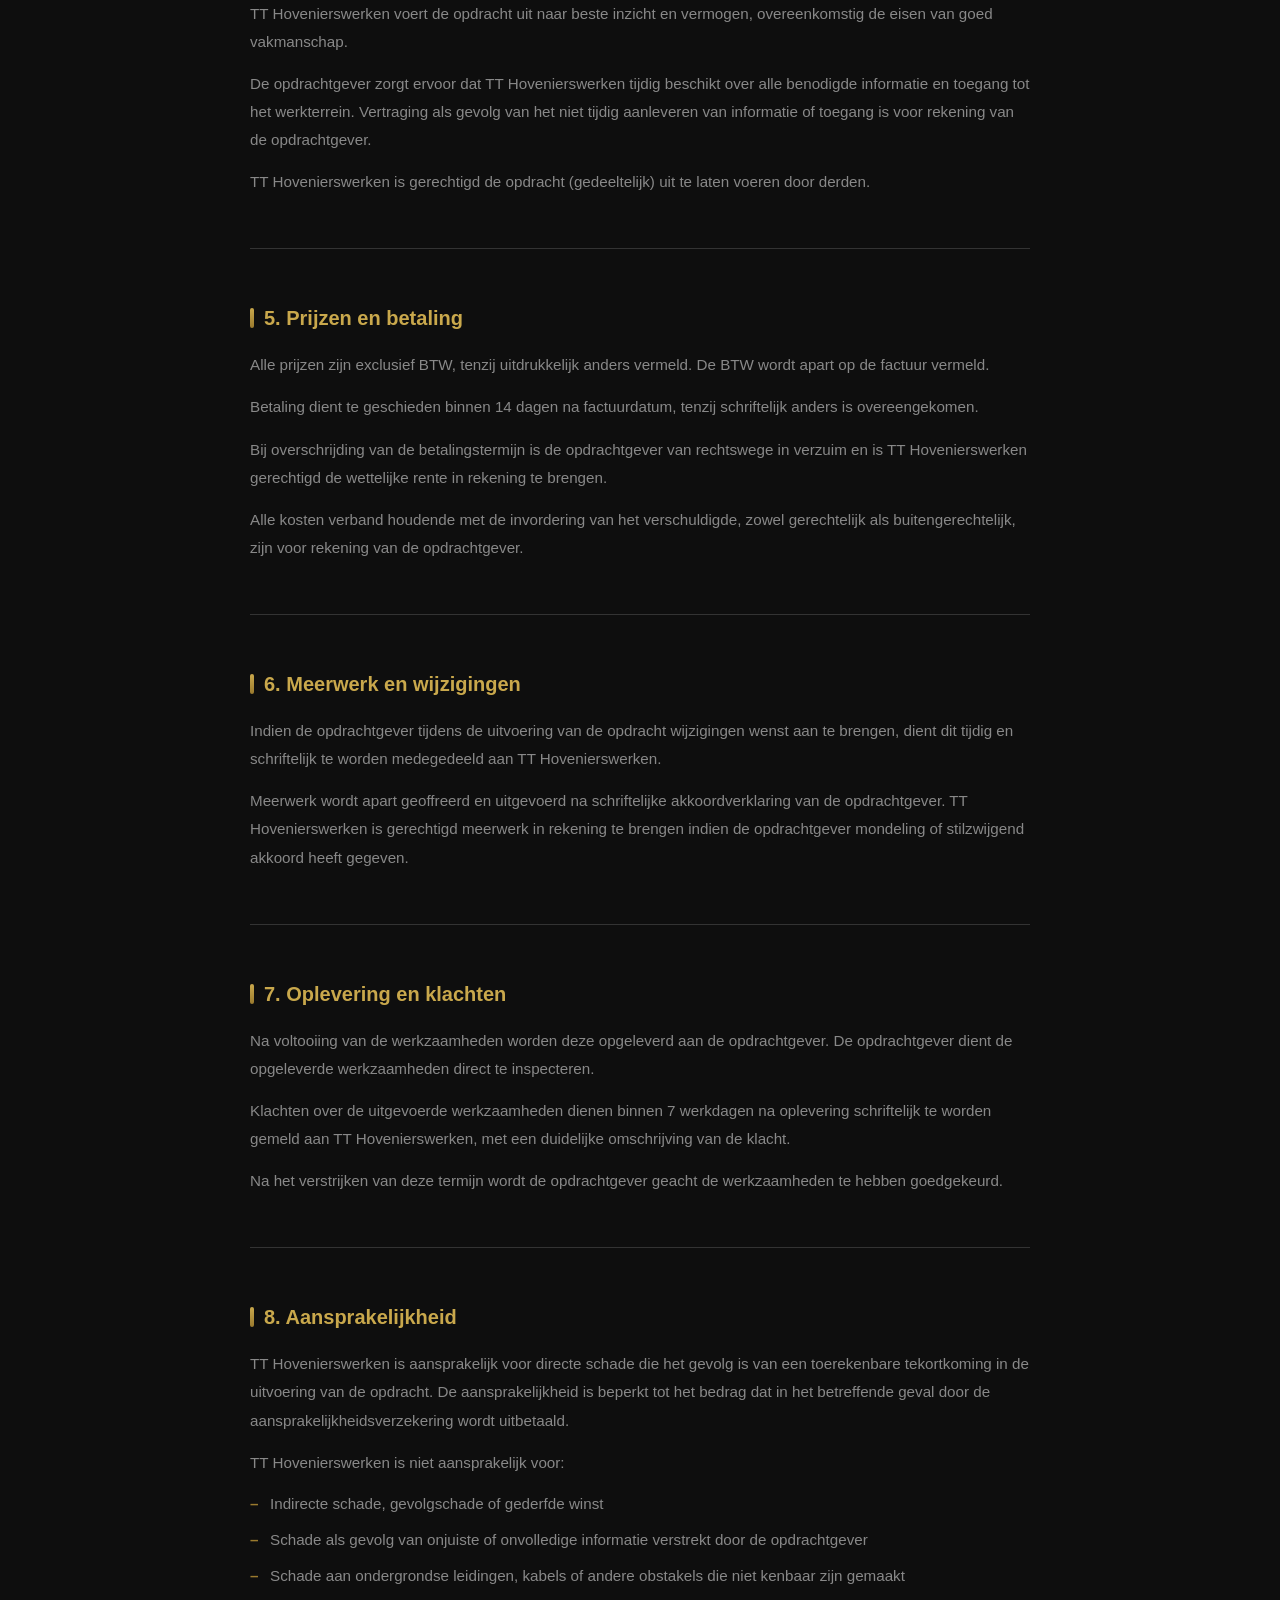
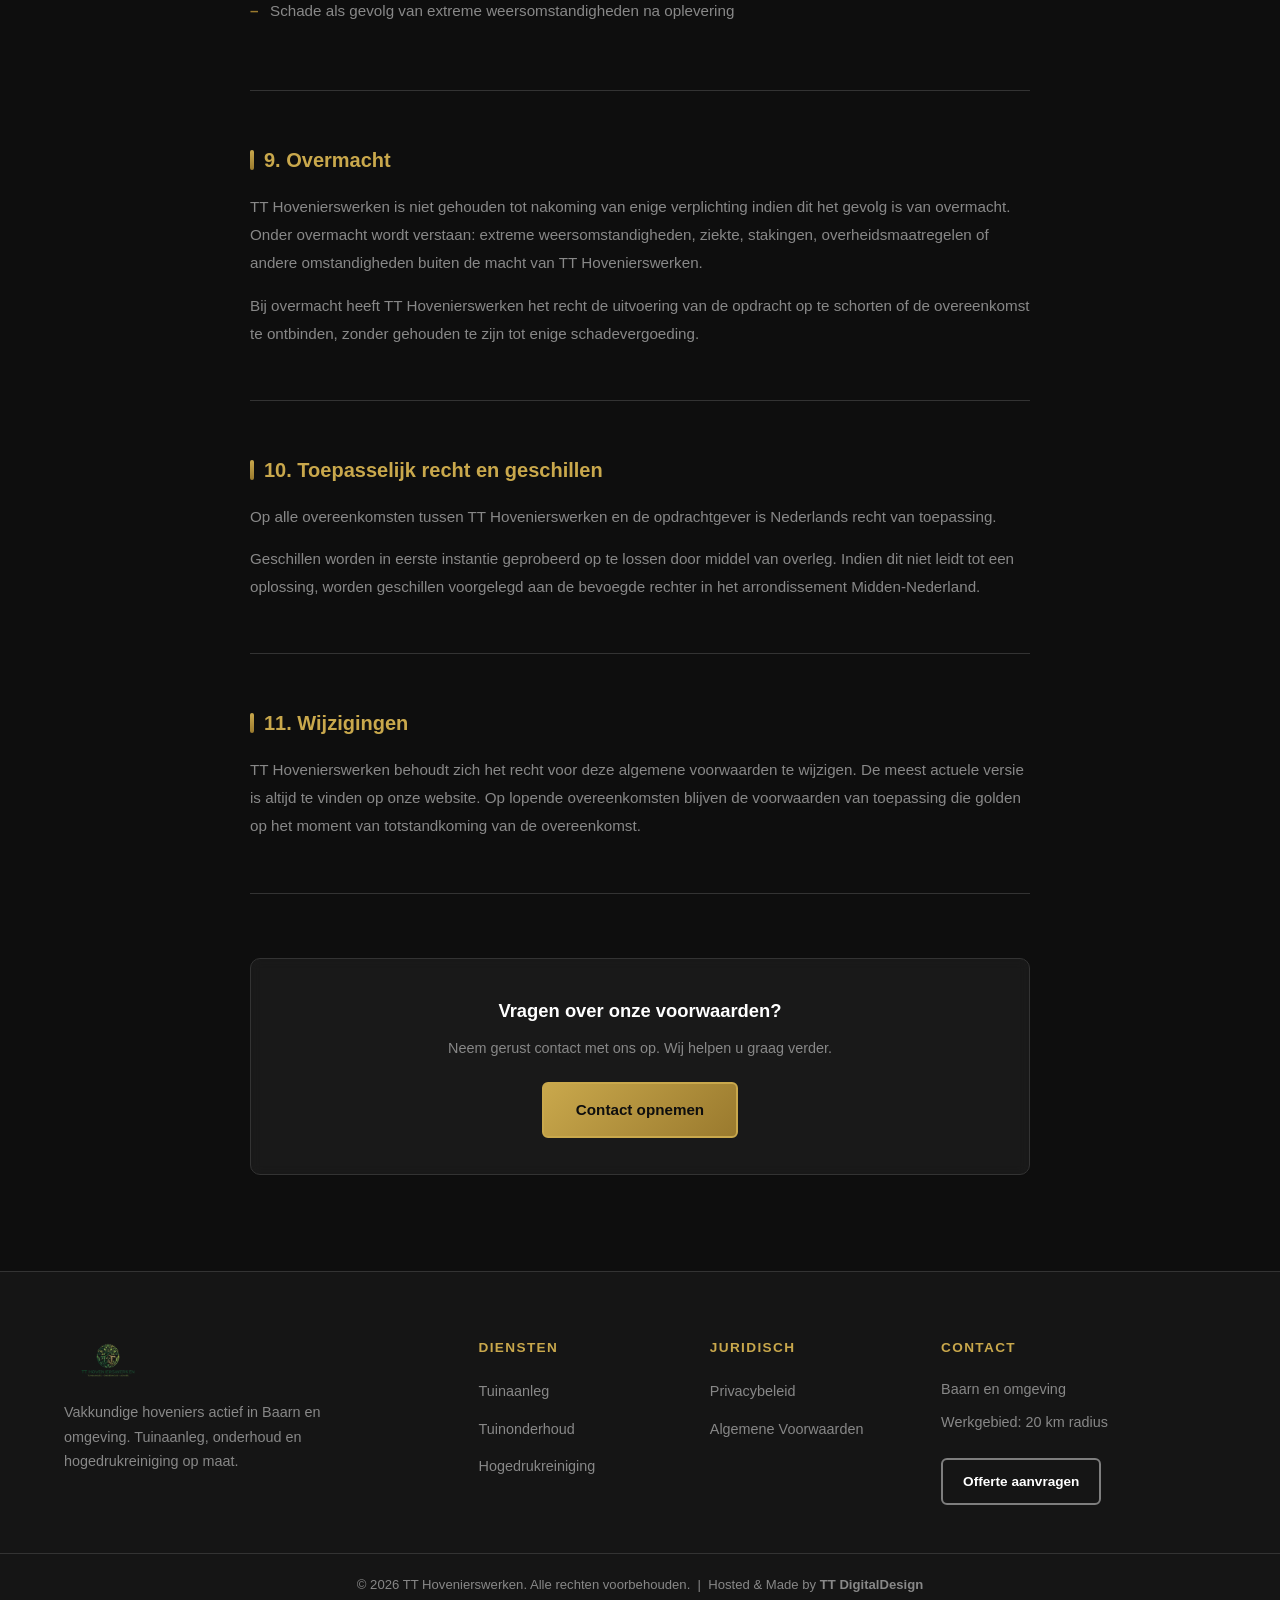
<file: tt hovenierswerken/algemene-voorwaarden.html>
<!DOCTYPE html>
<html lang="nl">
<head>
    <!-- // Meta: SEO & Social voor Algemene Voorwaarden pagina -->
    <meta charset="UTF-8">
    <meta name="viewport" content="width=device-width, initial-scale=1.0">
    <meta name="description" content="Algemene voorwaarden van TT Hovenierswerken. Lees de voorwaarden die van toepassing zijn op onze diensten.">
    <meta name="author" content="TT Hovenierswerken">
    <meta name="robots" content="noindex, follow">
    <title>Algemene Voorwaarden | TT Hovenierswerken</title>
    <!-- // CSS: basis eerst, daarna pagina-specifiek -->
    <link rel="stylesheet" href="style.css">
    <link rel="stylesheet" href="legal.css">
    <link rel="stylesheet" href="cookie.css">
</head>
<body>

    <!-- // HEADER: Vaste navigatie met logo en klinker achtergrond -->
    <header class="site-header">
        <div class="container nav-container">
            <a href="index.html" class="logo-link">
                <img src="img/logo-tt.webp" alt="TT Hovenierswerken Logo" class="logo">
            </a>
            <button class="nav-toggle" id="navToggle" aria-label="Menu openen">
                <span></span><span></span><span></span>
            </button>
            <nav id="mainNav">
                <a href="index.html#diensten">Diensten</a>
                <a href="index.html#werkgebied">Werkgebied</a>
                <a href="index.html#offerte" class="nav-cta">Offerte Aanvragen</a>
            </nav>
        </div>
    </header>

    <!-- // LEGAL HERO: Compacte hero voor AV pagina -->
    <section class="legal-hero">
        <div class="container">
            <span class="section-label">Juridisch</span>
            <h1>Algemene Voorwaarden</h1>
            <p>De voorwaarden die van toepassing zijn op alle diensten van TT Hovenierswerken.</p>
        </div>
    </section>

    <!-- // LEGAL CONTENT: Algemene Voorwaarden artikelen -->
    <section class="legal-content">
        <div class="container">
            <div class="legal-body">

                <a href="index.html" class="legal-back">Terug naar home</a>

                <div class="legal-date">Versie: juni 2026</div>

                <!-- Artikel 1 -->
                <div class="legal-article">
                    <h2>1. Definities</h2>
                    <p>In deze algemene voorwaarden wordt verstaan onder:</p>
                    <ul>
                        <li><strong>Opdrachtnemer:</strong> TT Hovenierswerken, gevestigd in Baarn</li>
                        <li><strong>Opdrachtgever:</strong> de natuurlijke of rechtspersoon die een opdracht verstrekt aan TT Hovenierswerken</li>
                        <li><strong>Opdracht:</strong> de overeengekomen werkzaamheden op het gebied van tuinaanleg, tuinonderhoud of hogedrukreiniging</li>
                        <li><strong>Offerte:</strong> een schriftelijk aanbod van TT Hovenierswerken voor het uitvoeren van werkzaamheden</li>
                    </ul>
                </div>

                <!-- Artikel 2 -->
                <div class="legal-article">
                    <h2>2. Toepasselijkheid</h2>
                    <p>Deze algemene voorwaarden zijn van toepassing op alle offertes, aanbiedingen en overeenkomsten tussen TT Hovenierswerken en de opdrachtgever, tenzij schriftelijk anders is overeengekomen.</p>
                    <p>Afwijkingen van deze voorwaarden zijn alleen geldig indien deze uitdrukkelijk en schriftelijk zijn overeengekomen.</p>
                    <p>De toepasselijkheid van eventuele inkoop- of andere voorwaarden van de opdrachtgever wordt uitdrukkelijk van de hand gewezen.</p>
                </div>

                <!-- Artikel 3 -->
                <div class="legal-article">
                    <h2>3. Offertes en totstandkoming overeenkomst</h2>
                    <p>Alle offertes van TT Hovenierswerken zijn vrijblijvend en geldig gedurende 30 dagen na dagtekening, tenzij anders vermeld.</p>
                    <p>Een overeenkomst komt tot stand op het moment dat de opdrachtgever de offerte schriftelijk of per e-mail heeft geaccepteerd, of wanneer TT Hovenierswerken een begin heeft gemaakt met de uitvoering van de werkzaamheden.</p>
                    <p>Mondelinge afspraken zijn slechts bindend nadat deze schriftelijk zijn bevestigd door TT Hovenierswerken.</p>
                </div>

                <!-- Artikel 4 -->
                <div class="legal-article">
                    <h2>4. Uitvoering van de werkzaamheden</h2>
                    <p>TT Hovenierswerken voert de opdracht uit naar beste inzicht en vermogen, overeenkomstig de eisen van goed vakmanschap.</p>
                    <p>De opdrachtgever zorgt ervoor dat TT Hovenierswerken tijdig beschikt over alle benodigde informatie en toegang tot het werkterrein. Vertraging als gevolg van het niet tijdig aanleveren van informatie of toegang is voor rekening van de opdrachtgever.</p>
                    <p>TT Hovenierswerken is gerechtigd de opdracht (gedeeltelijk) uit te laten voeren door derden.</p>
                </div>

                <!-- Artikel 5 -->
                <div class="legal-article">
                    <h2>5. Prijzen en betaling</h2>
                    <p>Alle prijzen zijn exclusief BTW, tenzij uitdrukkelijk anders vermeld. De BTW wordt apart op de factuur vermeld.</p>
                    <p>Betaling dient te geschieden binnen 14 dagen na factuurdatum, tenzij schriftelijk anders is overeengekomen.</p>
                    <p>Bij overschrijding van de betalingstermijn is de opdrachtgever van rechtswege in verzuim en is TT Hovenierswerken gerechtigd de wettelijke rente in rekening te brengen.</p>
                    <p>Alle kosten verband houdende met de invordering van het verschuldigde, zowel gerechtelijk als buitengerechtelijk, zijn voor rekening van de opdrachtgever.</p>
                </div>

                <!-- Artikel 6 -->
                <div class="legal-article">
                    <h2>6. Meerwerk en wijzigingen</h2>
                    <p>Indien de opdrachtgever tijdens de uitvoering van de opdracht wijzigingen wenst aan te brengen, dient dit tijdig en schriftelijk te worden medegedeeld aan TT Hovenierswerken.</p>
                    <p>Meerwerk wordt apart geoffreerd en uitgevoerd na schriftelijke akkoordverklaring van de opdrachtgever. TT Hovenierswerken is gerechtigd meerwerk in rekening te brengen indien de opdrachtgever mondeling of stilzwijgend akkoord heeft gegeven.</p>
                </div>

                <!-- Artikel 7 -->
                <div class="legal-article">
                    <h2>7. Oplevering en klachten</h2>
                    <p>Na voltooiing van de werkzaamheden worden deze opgeleverd aan de opdrachtgever. De opdrachtgever dient de opgeleverde werkzaamheden direct te inspecteren.</p>
                    <p>Klachten over de uitgevoerde werkzaamheden dienen binnen 7 werkdagen na oplevering schriftelijk te worden gemeld aan TT Hovenierswerken, met een duidelijke omschrijving van de klacht.</p>
                    <p>Na het verstrijken van deze termijn wordt de opdrachtgever geacht de werkzaamheden te hebben goedgekeurd.</p>
                </div>

                <!-- Artikel 8 -->
                <div class="legal-article">
                    <h2>8. Aansprakelijkheid</h2>
                    <p>TT Hovenierswerken is aansprakelijk voor directe schade die het gevolg is van een toerekenbare tekortkoming in de uitvoering van de opdracht. De aansprakelijkheid is beperkt tot het bedrag dat in het betreffende geval door de aansprakelijkheidsverzekering wordt uitbetaald.</p>
                    <p>TT Hovenierswerken is niet aansprakelijk voor:</p>
                    <ul>
                        <li>Indirecte schade, gevolgschade of gederfde winst</li>
                        <li>Schade als gevolg van onjuiste of onvolledige informatie verstrekt door de opdrachtgever</li>
                        <li>Schade aan ondergrondse leidingen, kabels of andere obstakels die niet kenbaar zijn gemaakt</li>
                        <li>Schade als gevolg van extreme weersomstandigheden na oplevering</li>
                    </ul>
                </div>

                <!-- Artikel 9 -->
                <div class="legal-article">
                    <h2>9. Overmacht</h2>
                    <p>TT Hovenierswerken is niet gehouden tot nakoming van enige verplichting indien dit het gevolg is van overmacht. Onder overmacht wordt verstaan: extreme weersomstandigheden, ziekte, stakingen, overheidsmaatregelen of andere omstandigheden buiten de macht van TT Hovenierswerken.</p>
                    <p>Bij overmacht heeft TT Hovenierswerken het recht de uitvoering van de opdracht op te schorten of de overeenkomst te ontbinden, zonder gehouden te zijn tot enige schadevergoeding.</p>
                </div>

                
                <!-- Artikel 10 -->
                <div class="legal-article">
                    <h2>10. Toepasselijk recht en geschillen</h2>
                    <p>Op alle overeenkomsten tussen TT Hovenierswerken en de opdrachtgever is Nederlands recht van toepassing.</p>
                    <p>Geschillen worden in eerste instantie geprobeerd op te lossen door middel van overleg. Indien dit niet leidt tot een oplossing, worden geschillen voorgelegd aan de bevoegde rechter in het arrondissement Midden-Nederland.</p>
                </div>

                <!-- Artikel 11 -->
                <div class="legal-article">
                    <h2>11. Wijzigingen</h2>
                    <p>TT Hovenierswerken behoudt zich het recht voor deze algemene voorwaarden te wijzigen. De meest actuele versie is altijd te vinden op onze website. Op lopende overeenkomsten blijven de voorwaarden van toepassing die golden op het moment van totstandkoming van de overeenkomst.</p>
                </div>

                <!-- CTA -->
                <div class="legal-cta">
                    <h3>Vragen over onze voorwaarden?</h3>
                    <p>Neem gerust contact met ons op. Wij helpen u graag verder.</p>
                    <a href="index.html#offerte" class="btn btn-primary">Contact opnemen</a>
                </div>

            </div>
        </div>
    </section>

    <!-- // FOOTER -->
    <footer class="site-footer">
        <div class="container footer-container">
            <div class="footer-brand">
                <img src="img/logo-tt.webp" alt="TT Hovenierswerken" class="footer-logo">
                <p>Vakkundige hoveniers actief in Baarn en omgeving. Tuinaanleg, onderhoud en hogedrukreiniging op maat.</p>
            </div>
            <div class="footer-links">
                <h4>Diensten</h4>
                <ul>
                    <li><a href="aanleg.html">Tuinaanleg</a></li>
                    <li><a href="onderhoud.html">Tuinonderhoud</a></li>
                    <li><a href="hogedruk.html">Hogedrukreiniging</a></li>
                </ul>
            </div>
            <div class="footer-links">
                <h4>Juridisch</h4>
                <ul>
                    <li><a href="privacy.html">Privacybeleid</a></li>
                    <li><a href="algemene-voorwaarden.html">Algemene Voorwaarden</a></li>
                </ul>
            </div>
            <div class="footer-contact">
                <h4>Contact</h4>
                <p>Baarn en omgeving</p>
                <p>Werkgebied: 20 km radius</p>
                <a href="index.html#offerte" class="btn btn-outline footer-btn">Offerte aanvragen</a>
            </div>
        </div>
        <div class="footer-bottom">
            <p>&copy; 2026 TT Hovenierswerken. Alle rechten voorbehouden. &nbsp;|&nbsp; Hosted &amp; Made by <strong><a href="https://ttdigitaldesign.nl" target="_blank" rel="noopener noreferrer">TT DigitalDesign</a></strong></p>
        </div>
    </footer>

    <!-- // Cookie Banner -->
    <div id="cookie-banner" role="dialog" aria-live="polite" aria-label="Cookiemelding">
        <div class="cookie-text">
            <p><strong>🍪 Wij gebruiken cookies</strong> om uw ervaring te verbeteren en onze website te analyseren. Door op "Accepteren" te klikken, gaat u akkoord met ons gebruik van cookies. Lees meer in ons <a href="privacy.html">privacybeleid</a>.</p>
        </div>
        <div class="cookie-actions">
            <button id="cookie-accept">Accepteren</button>
            <button id="cookie-decline">Weigeren</button>
        </div>
    </div>

    <!-- // JavaScript -->
    <script src="script.js"></script>
    <script src="cookie.js"></script>
</body>
</html>
</file>
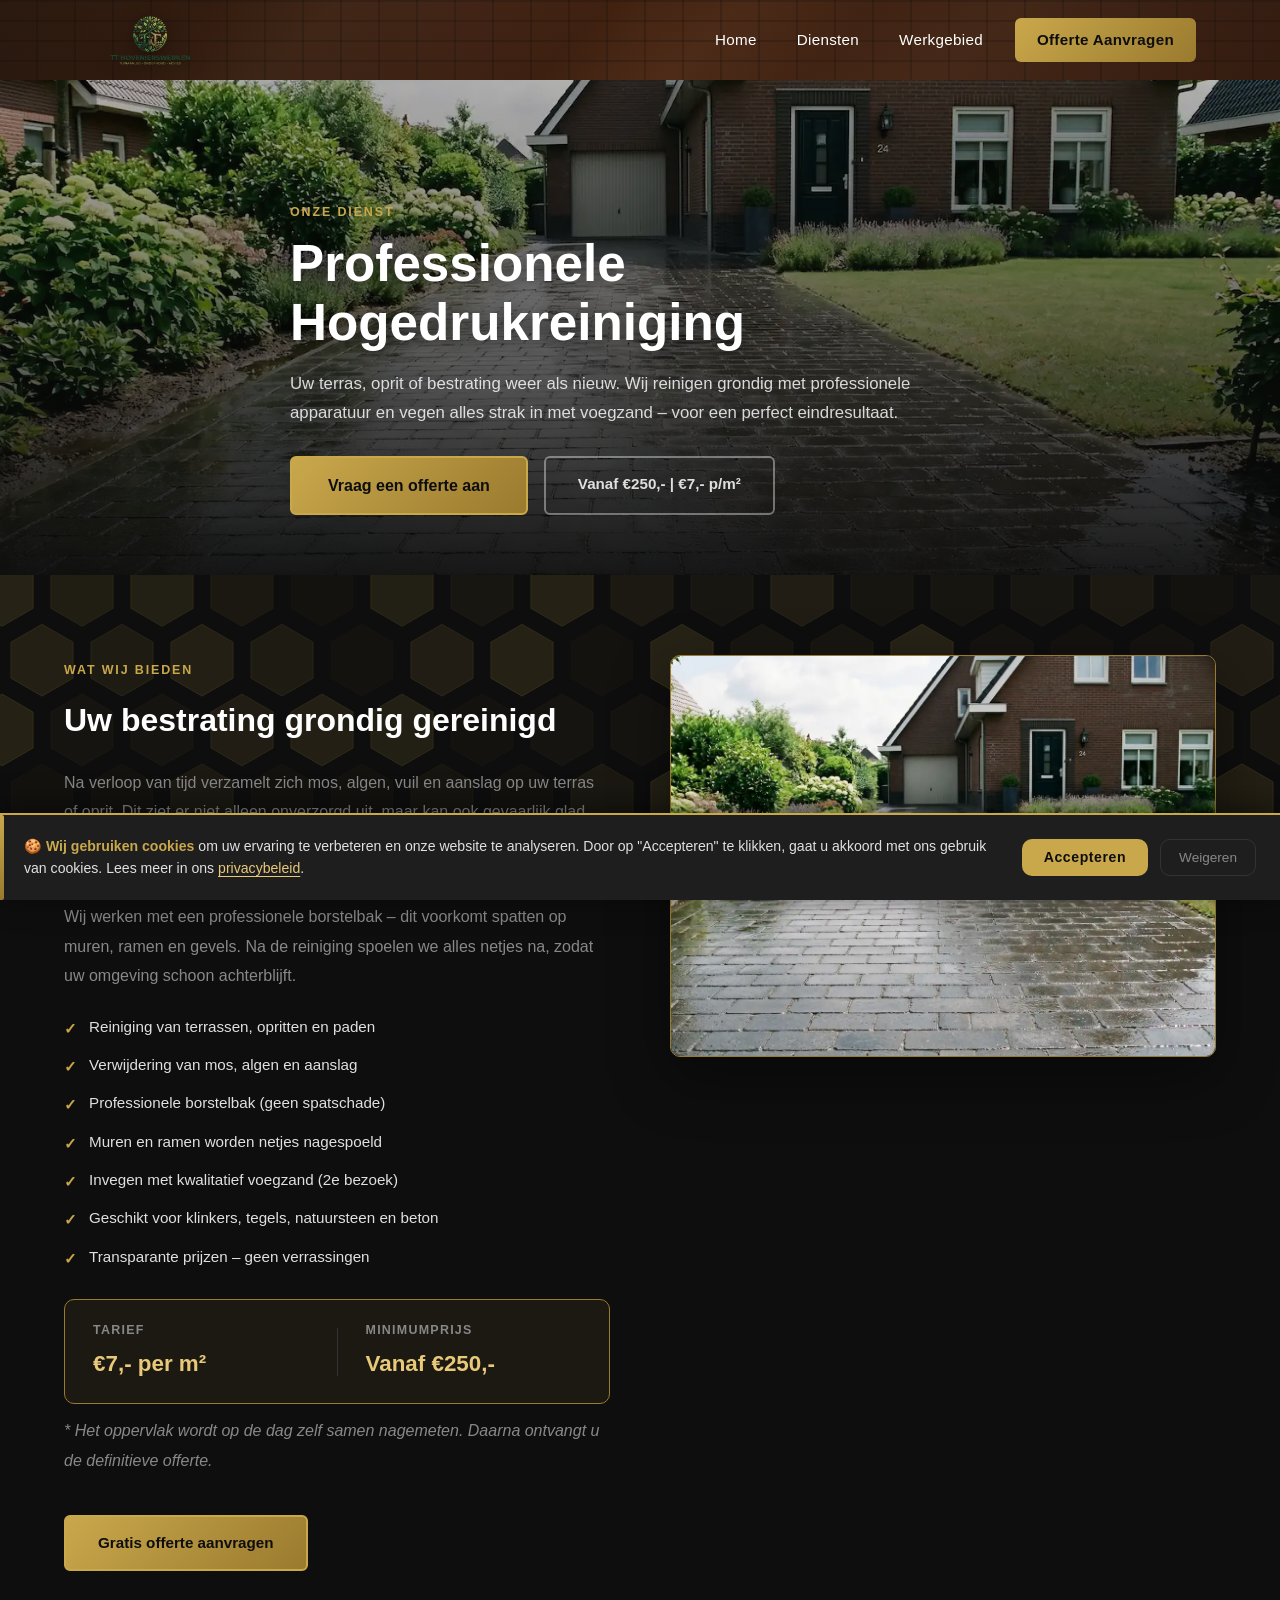
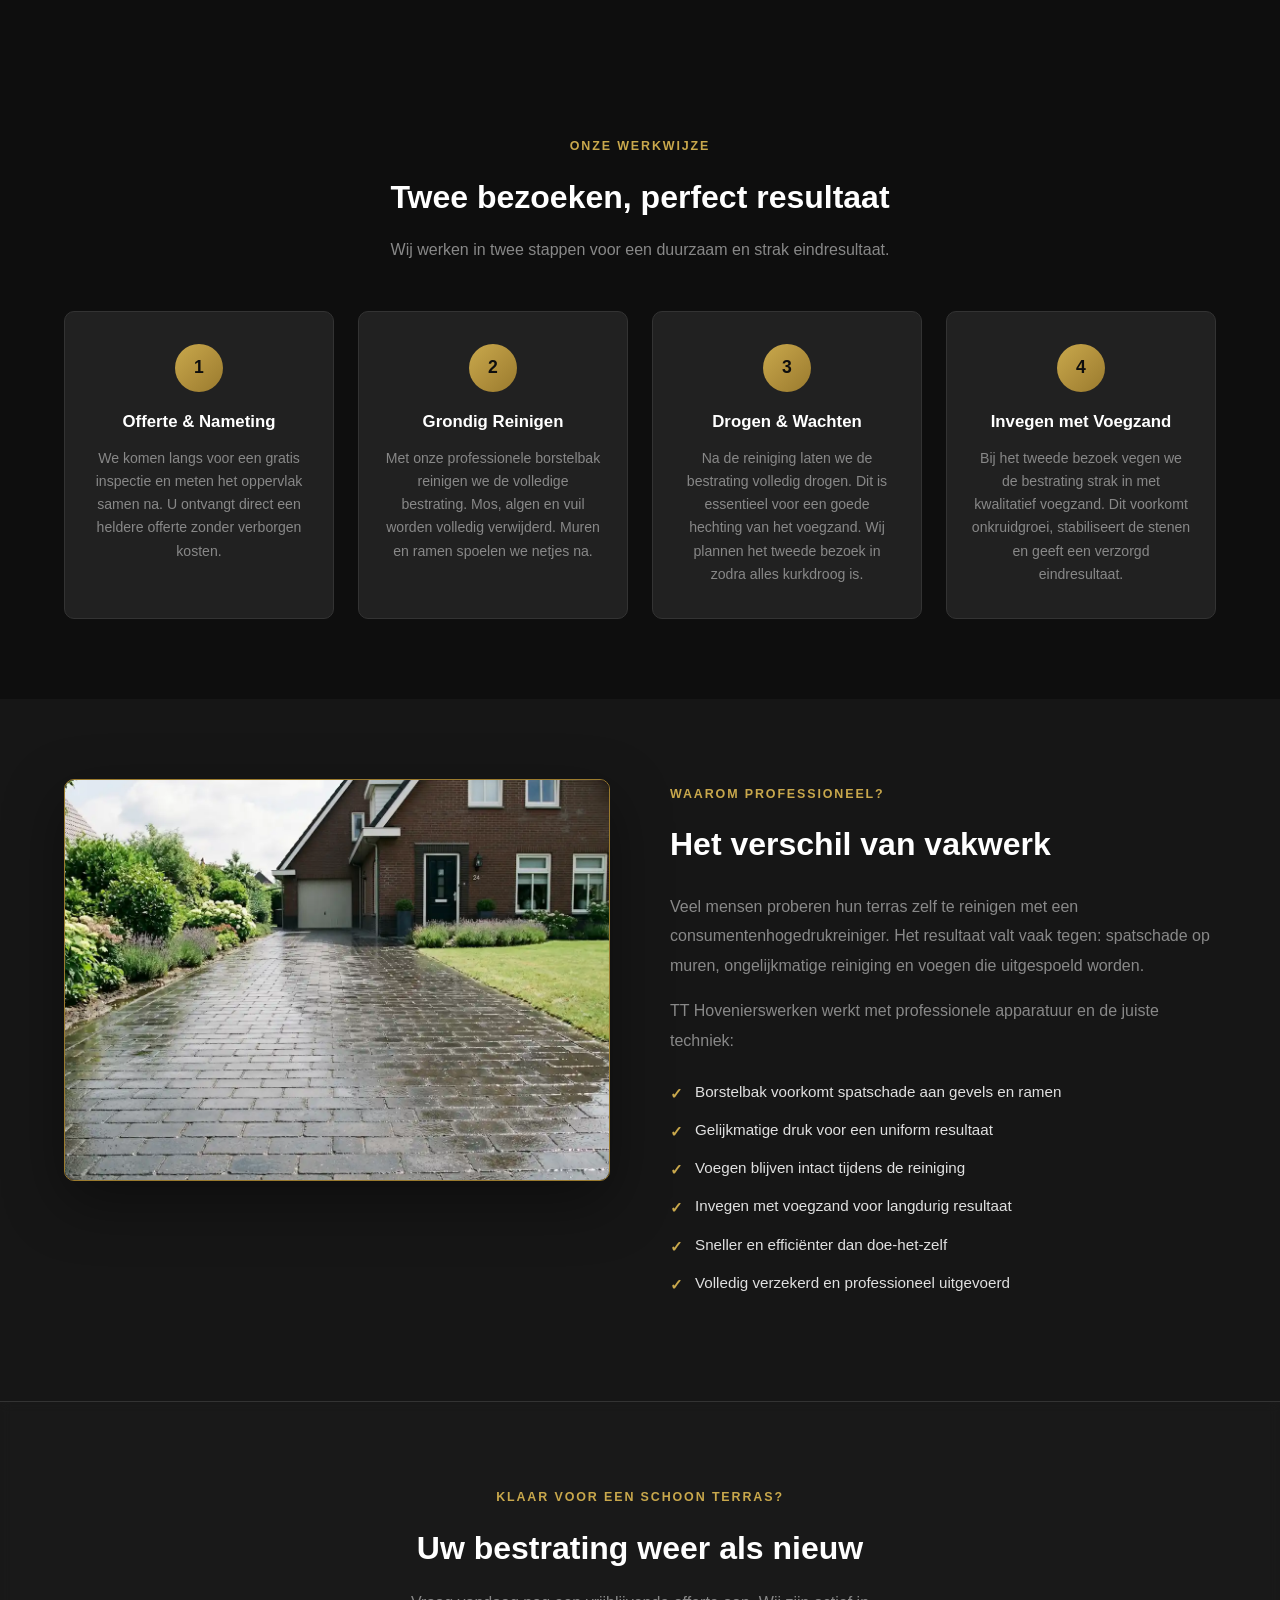
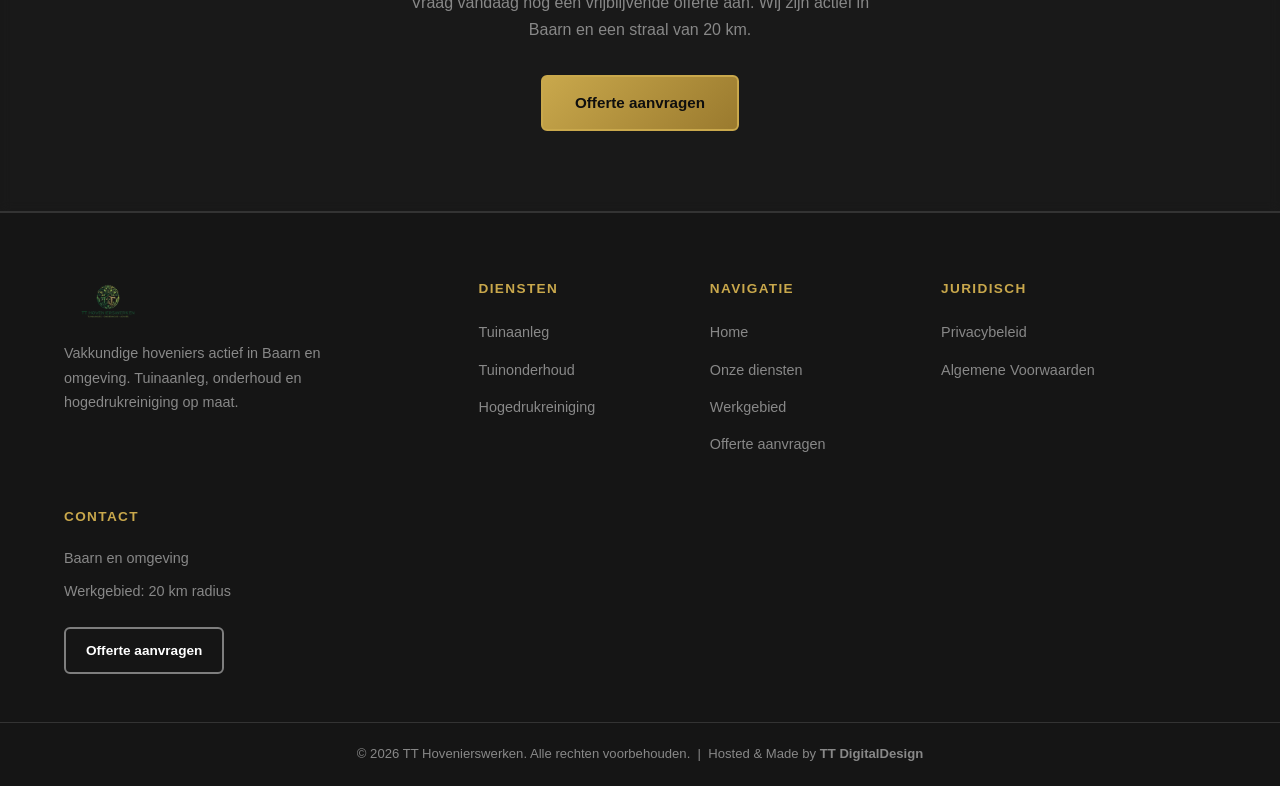
<file: tt hovenierswerken/hogedruk.html>
<!DOCTYPE html>
<html lang="nl">
<head>
    <!-- // Meta: SEO & Social voor Hogedrukreiniging pagina -->
    <meta charset="UTF-8">
    <meta name="viewport" content="width=device-width, initial-scale=1.0">
    <meta name="description" content="TT Hovenierswerken verzorgt professionele hogedrukreiniging in Baarn en omgeving. Terras, oprit en bestrating grondig gereinigd inclusief invegen met voegzand. Vanaf €250,-. Vraag vrijblijvend een offerte aan.">
    <meta name="keywords" content="hogedrukreiniging Baarn, terras reinigen, oprit reinigen, bestrating reinigen, voegzand invegen, hovenier Baarn, hogedrukreiniging Soest, hogedrukreiniging Amersfoort, terras schoonmaken">
    <meta name="author" content="TT Hovenierswerken">
    <meta property="og:title" content="Hogedrukreiniging | TT Hovenierswerken – Baarn & Omgeving">
    <meta property="og:description" content="Professionele hogedrukreiniging van terras, oprit en bestrating. Inclusief invegen met voegzand. Vanaf €250,- – TT Hovenierswerken, actief in Baarn en omgeving.">
    <meta property="og:image" content="img/hogedruk-desktop.webp">
    <meta property="og:type" content="website">
    <title>Hogedrukreiniging | TT Hovenierswerken – Baarn & Omgeving</title>
    <!-- // CSS: basis eerst, daarna pagina-specifiek -->
    <link rel="stylesheet" href="style.css">
    <link rel="stylesheet" href="hogedruk.css">
    <link rel="stylesheet" href="cookie.css">
</head>
<body>

    <!-- // HEADER: Vaste navigatie met logo en klinker achtergrond -->
    <header class="site-header">
        <div class="container nav-container">
            <a href="index.html" class="logo-link">
                <img src="img/logo-tt.webp" alt="TT Hovenierswerken Logo" class="logo">
            </a>
            <button class="nav-toggle" id="navToggle" aria-label="Menu openen">
                <span></span><span></span><span></span>
            </button>
            <nav id="mainNav">
                <a href="index.html">Home</a>
                <a href="index.html#diensten">Diensten</a>
                <a href="index.html#werkgebied">Werkgebied</a>
                <a href="index.html#offerte" class="nav-cta">Offerte Aanvragen</a>
            </nav>
        </div>
    </header>

    <!-- // PAGE HERO: Hogedrukreiniging hero met foto achtergrond -->
    <section class="page-hero">
        <div class="page-hero-bg" style="background-image: url('img/hogedruk-desktop.webp');"></div>
        <div class="page-hero-overlay"></div>
        <div class="container page-hero-content">
            <span class="section-label">Onze dienst</span>
            <h1>Professionele<br>Hogedrukreiniging</h1>
            <p>Uw terras, oprit of bestrating weer als nieuw. Wij reinigen grondig met professionele apparatuur en vegen alles strak in met voegzand – voor een perfect eindresultaat.</p>
            <div style="display: flex; gap: 16px; flex-wrap: wrap;">
                <a href="index.html#offerte" class="btn btn-primary">Vraag een offerte aan</a>
                <span class="btn btn-outline" style="cursor: default; pointer-events: none;">Vanaf €250,- | €7,- p/m²</span>
            </div>
        </div>
    </section>

    <!-- // DETAIL SECTIE: Uitleg over hogedrukreiniging -->
    <section class="detail-section">
        <div class="container">
            <div class="detail-grid">

                <!-- Links: tekst + checklist + prijsbox -->
                <div class="detail-text">
                    <span class="section-label">Wat wij bieden</span>
                    <h2>Uw bestrating grondig gereinigd</h2>
                    <p>Na verloop van tijd verzamelt zich mos, algen, vuil en aanslag op uw terras of oprit. Dit ziet er niet alleen onverzorgd uit, maar kan ook gevaarlijk glad worden. Met onze professionele hogedrukreiniging verwijderen wij al dit vuil snel en grondig.</p>
                    <p>Wij werken met een professionele borstelbak – dit voorkomt spatten op muren, ramen en gevels. Na de reiniging spoelen we alles netjes na, zodat uw omgeving schoon achterblijft.</p>
                    <ul class="detail-list">
                        <li>Reiniging van terrassen, opritten en paden</li>
                        <li>Verwijdering van mos, algen en aanslag</li>
                        <li>Professionele borstelbak (geen spatschade)</li>
                        <li>Muren en ramen worden netjes nagespoeld</li>
                        <li>Invegen met kwalitatief voegzand (2e bezoek)</li>
                        <li>Geschikt voor klinkers, tegels, natuursteen en beton</li>
                        <li>Transparante prijzen – geen verrassingen</li>
                    </ul>

                    <!-- Prijsbox -->
                    <div class="price-box">
                        <div class="price-box-item">
                            <span class="price-label">Tarief</span>
                            <span class="price-value">€7,- per m²</span>
                        </div>
                        <div class="price-box-divider"></div>
                        <div class="price-box-item">
                            <span class="price-label">Minimumprijs</span>
                            <span class="price-value">Vanaf €250,-</span>
                        </div>
                    </div>
                    <p class="form-note" style="margin-top: 12px;">* Het oppervlak wordt op de dag zelf samen nagemeten. Daarna ontvangt u de definitieve offerte.</p>
                    <a href="index.html#offerte" class="btn btn-primary" style="margin-top: 24px;">Gratis offerte aanvragen</a>
                </div>

                <!-- // Rechts: Responsive foto hogedrukreiniging -->
                <div class="detail-image tuin-project">
                    <picture>
                        <source srcset="img/hogedruk-mobiel.webp" media="(max-width: 768px)" type="image/webp">
                        <source srcset="img/hogedruk-desktop.webp" media="(min-width: 769px)" type="image/webp">
                        <img src="img/hogedruk-desktop.webp" alt="Professionele hogedrukreiniging door TT Hovenierswerken – Baarn" class="responsive-tuinfoto" fetchpriority="high" loading="eager">
                    </picture>
                </div>

            </div>
        </div>
    </section>

    <!-- // WERKWIJZE STAPPEN: 2 bezoeken -->
    <section class="steps-section">
        <div class="container">
            <span class="section-label">Onze werkwijze</span>
            <h2>Twee bezoeken, perfect resultaat</h2>
            <p class="subtitle">Wij werken in twee stappen voor een duurzaam en strak eindresultaat.</p>
            <div class="steps-grid">
                <div class="step-card">
                    <div class="step-number">1</div>
                    <h3>Offerte &amp; Nameting</h3>
                    <p>We komen langs voor een gratis inspectie en meten het oppervlak samen na. U ontvangt direct een heldere offerte zonder verborgen kosten.</p>
                </div>
                <div class="step-card">
                    <div class="step-number">2</div>
                    <h3>Grondig Reinigen</h3>
                    <p>Met onze professionele borstelbak reinigen we de volledige bestrating. Mos, algen en vuil worden volledig verwijderd. Muren en ramen spoelen we netjes na.</p>
                </div>
                <div class="step-card">
                    <div class="step-number">3</div>
                    <h3>Drogen &amp; Wachten</h3>
                    <p>Na de reiniging laten we de bestrating volledig drogen. Dit is essentieel voor een goede hechting van het voegzand. Wij plannen het tweede bezoek in zodra alles kurkdroog is.</p>
                </div>
                <div class="step-card">
                    <div class="step-number">4</div>
                    <h3>Invegen met Voegzand</h3>
                    <p>Bij het tweede bezoek vegen we de bestrating strak in met kwalitatief voegzand. Dit voorkomt onkruidgroei, stabiliseert de stenen en geeft een verzorgd eindresultaat.</p>
                </div>
            </div>
        </div>
    </section>

    <!-- // WAAROM PROFESSIONEEL SECTIE -->
    <section class="detail-section" style="background: var(--dark-2);">
        <div class="container">
            <div class="detail-grid">

                <!-- // Links: Responsive foto resultaat hogedrukreiniging -->
                <div class="detail-image tuin-project">
                    <picture>
                        <source srcset="img/hogedruk-mobiel.webp" media="(max-width: 768px)" type="image/webp">
                        <source srcset="img/hogedruk-desktop.webp" media="(min-width: 769px)" type="image/webp">
                        <img src="img/hogedruk-desktop.webp" alt="Resultaat hogedrukreiniging door TT Hovenierswerken" class="responsive-tuinfoto" loading="lazy">
                    </picture>
                </div>

                <!-- Rechts: tekst -->
                <div class="detail-text">
                    <span class="section-label">Waarom professioneel?</span>
                    <h2>Het verschil van vakwerk</h2>
                    <p>Veel mensen proberen hun terras zelf te reinigen met een consumentenhogedrukreiniger. Het resultaat valt vaak tegen: spatschade op muren, ongelijkmatige reiniging en voegen die uitgespoeld worden.</p>
                    <p>TT Hovenierswerken werkt met professionele apparatuur en de juiste techniek:</p>
                    <ul class="detail-list">
                        <li>Borstelbak voorkomt spatschade aan gevels en ramen</li>
                        <li>Gelijkmatige druk voor een uniform resultaat</li>
                        <li>Voegen blijven intact tijdens de reiniging</li>
                        <li>Invegen met voegzand voor langdurig resultaat</li>
                        <li>Sneller en efficiënter dan doe-het-zelf</li>
                        <li>Volledig verzekerd en professioneel uitgevoerd</li>
                    </ul>
                </div>

            </div>
        </div>
    </section>

    <!-- // CTA SECTIE -->
    <section class="cta-section">
        <div class="container">
            <span class="section-label">Klaar voor een schoon terras?</span>
            <h2>Uw bestrating weer als nieuw</h2>
            <p>Vraag vandaag nog een vrijblijvende offerte aan. Wij zijn actief in Baarn en een straal van 20 km.</p>
            <a href="index.html#offerte" class="btn btn-primary">Offerte aanvragen</a>
        </div>
    </section>

    <!-- // FOOTER -->
    <footer class="site-footer">
        <div class="container footer-container">
            <div class="footer-brand">
                <img src="img/logo-tt.webp" alt="TT Hovenierswerken" class="footer-logo">
                <p>Vakkundige hoveniers actief in Baarn en omgeving. Tuinaanleg, onderhoud en hogedrukreiniging op maat.</p>
            </div>
            <div class="footer-links">
                <h4>Diensten</h4>
                <ul>
                    <li><a href="aanleg.html">Tuinaanleg</a></li>
                    <li><a href="onderhoud.html">Tuinonderhoud</a></li>
                    <li><a href="hogedruk.html">Hogedrukreiniging</a></li>
                </ul>
            </div>
            <div class="footer-links">
                <h4>Navigatie</h4>
                <ul>
                    <li><a href="index.html">Home</a></li>
                    <li><a href="index.html#diensten">Onze diensten</a></li>
                    <li><a href="index.html#werkgebied">Werkgebied</a></li>
                    <li><a href="index.html#offerte">Offerte aanvragen</a></li>
                </ul>
            </div>
            <div class="footer-links">
                <h4>Juridisch</h4>
                <ul>
                    <li><a href="privacy.html">Privacybeleid</a></li>
                    <li><a href="algemene-voorwaarden.html">Algemene Voorwaarden</a></li>
                </ul>
            </div>
            <div class="footer-contact">
                <h4>Contact</h4>
                <p>Baarn en omgeving</p>
                <p>Werkgebied: 20 km radius</p>
                <a href="index.html#offerte" class="btn btn-outline footer-btn">Offerte aanvragen</a>
            </div>
        </div>
        <div class="footer-bottom">
            <p>&copy; 2026 TT Hovenierswerken. Alle rechten voorbehouden. &nbsp;|&nbsp; Hosted &amp; Made by <strong><a href="https://ttdigitaldesign.nl" target="_blank" rel="noopener noreferrer">TT DigitalDesign</a></strong></p>
        </div>
    </footer>

    <!-- // Cookie Banner -->
    <div id="cookie-banner" role="dialog" aria-live="polite" aria-label="Cookiemelding">
        <div class="cookie-text">
            <p><strong>🍪 Wij gebruiken cookies</strong> om uw ervaring te verbeteren en onze website te analyseren. Door op "Accepteren" te klikken, gaat u akkoord met ons gebruik van cookies. Lees meer in ons <a href="privacy.html">privacybeleid</a>.</p>
        </div>
        <div class="cookie-actions">
            <button id="cookie-accept">Accepteren</button>
            <button id="cookie-decline">Weigeren</button>
        </div>
    </div>

    <!-- // JavaScript -->
    <script src="script.js"></script>
    <script src="cookie.js"></script>
</body>
</html>
</file>
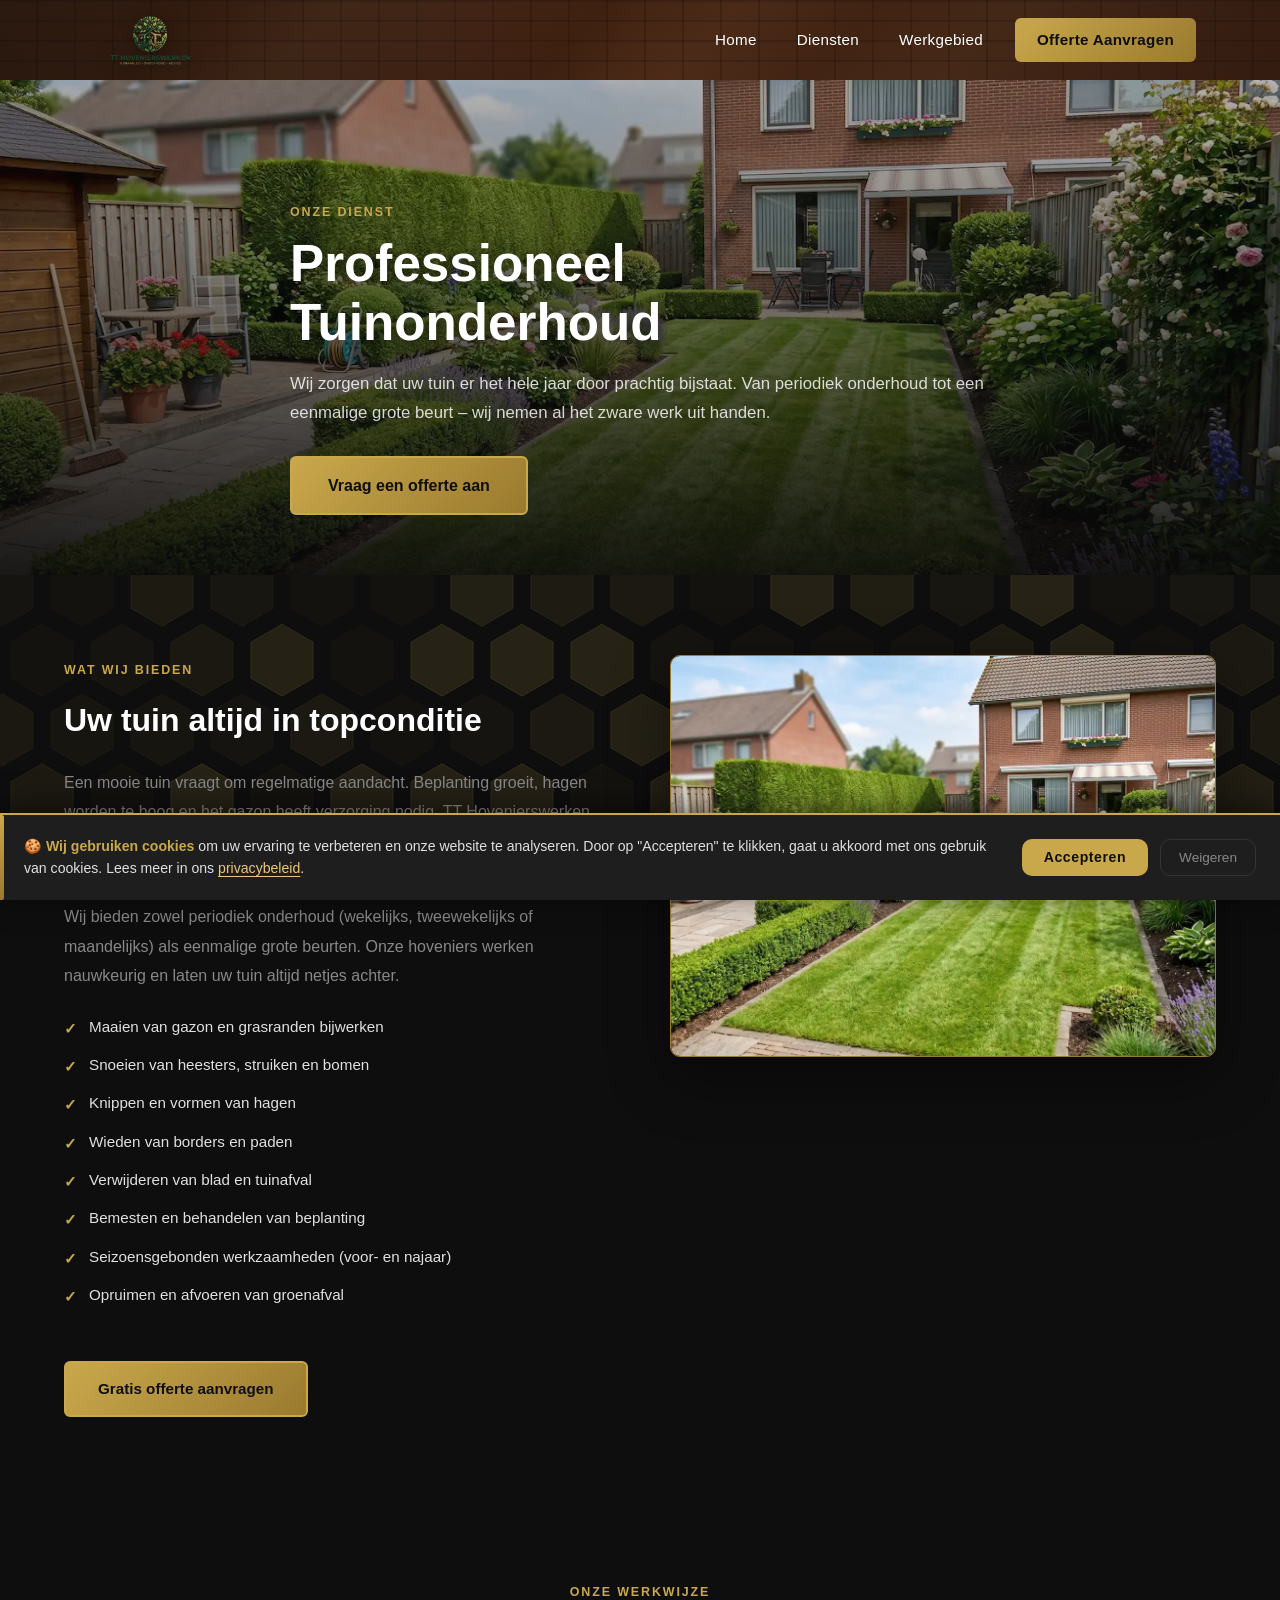
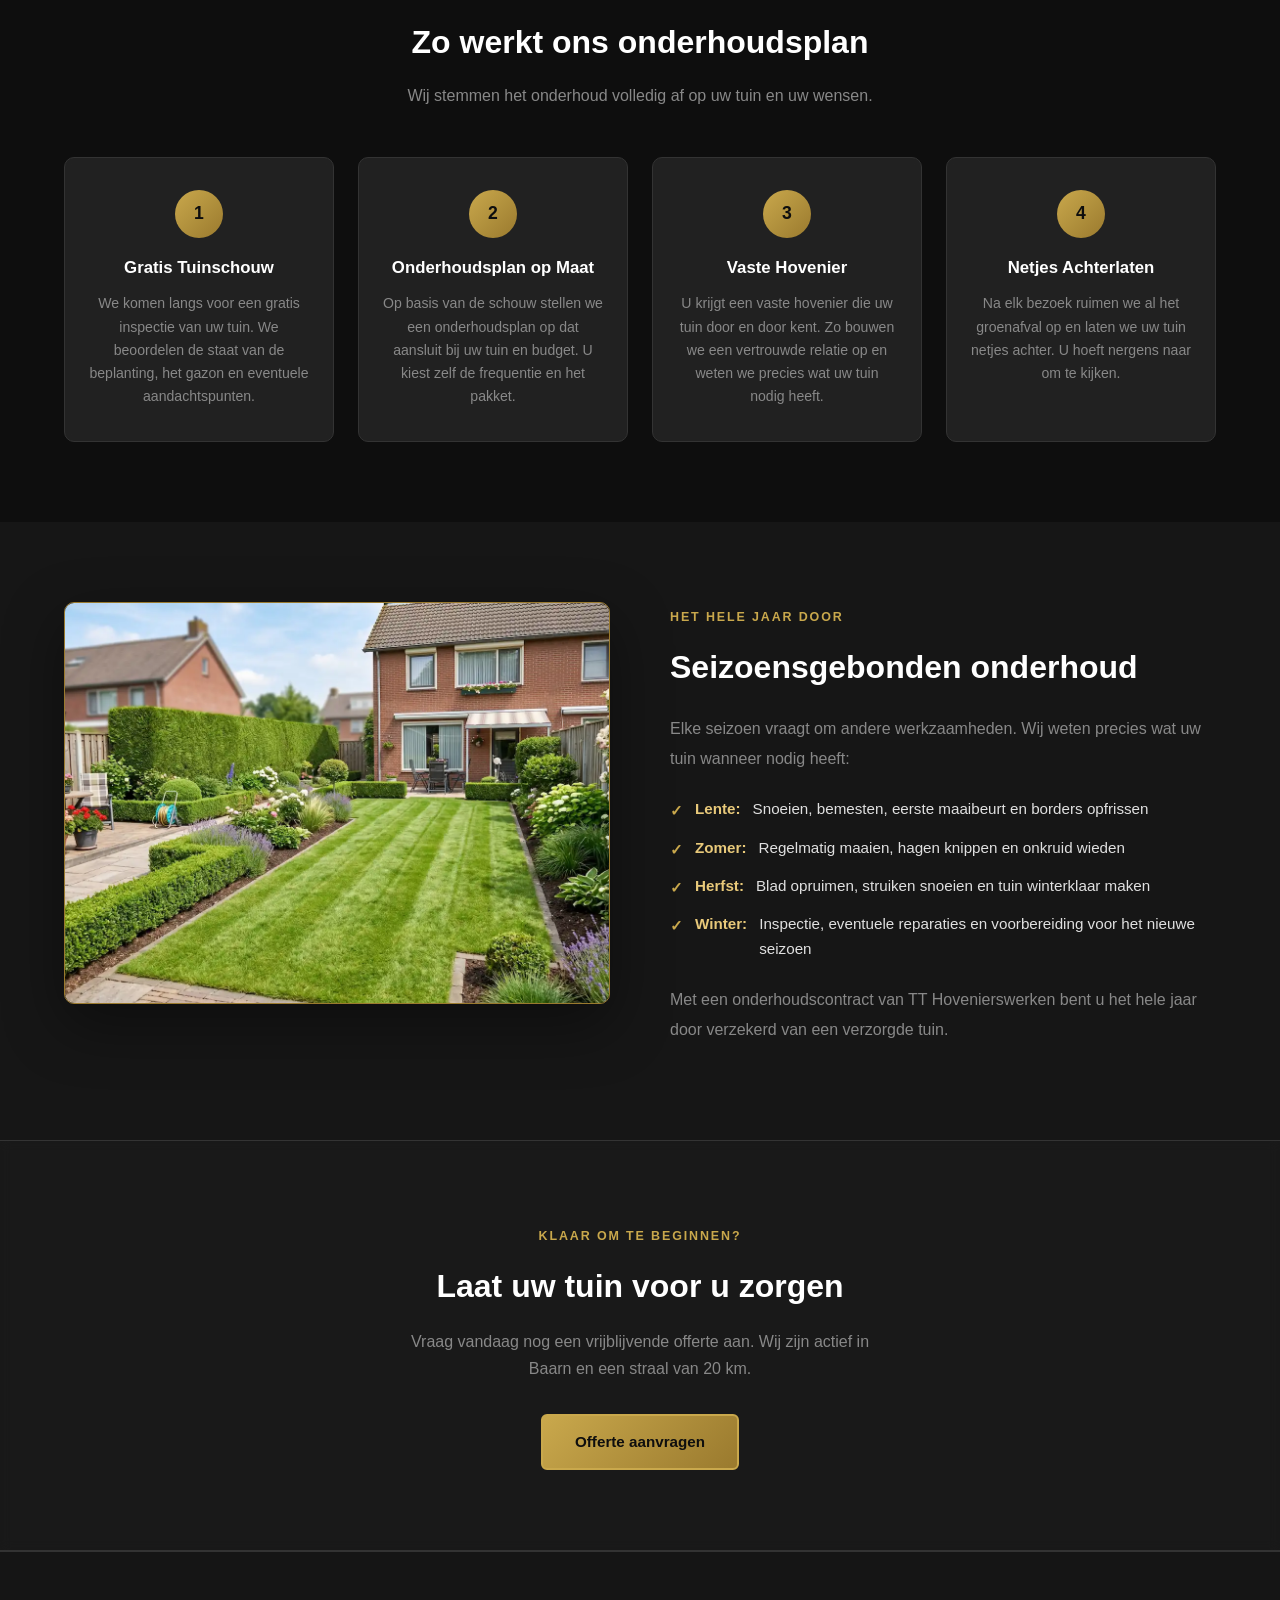
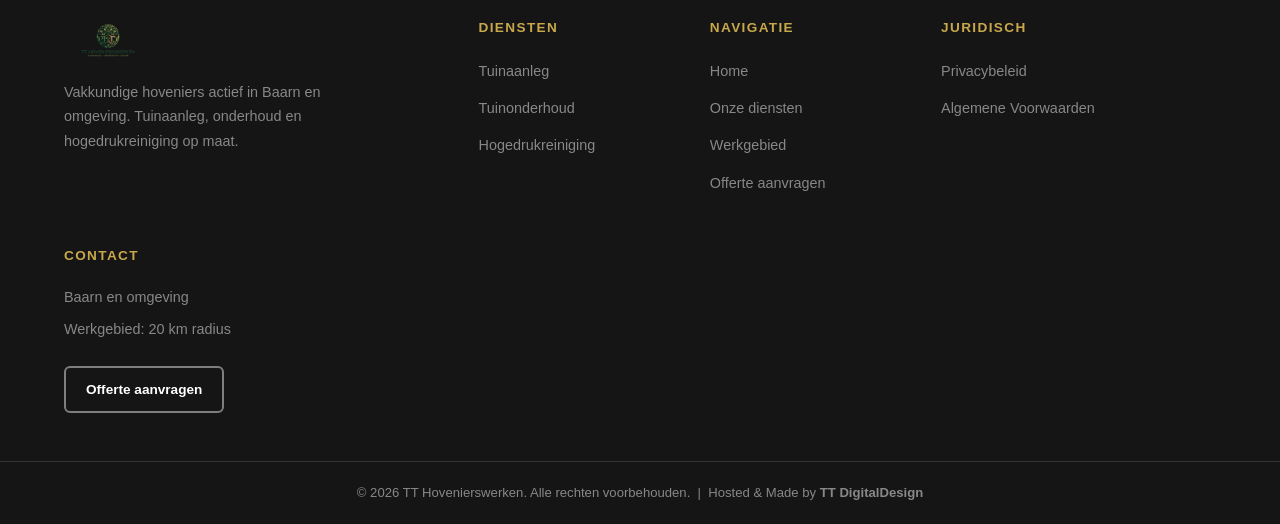
<file: tt hovenierswerken/onderhoud.html>
<!DOCTYPE html>
<html lang="nl">
<head>
    <!-- // Meta: SEO & Social voor Tuinonderhoud pagina -->
    <meta charset="UTF-8">
    <meta name="viewport" content="width=device-width, initial-scale=1.0">
    <meta name="description" content="TT Hovenierswerken verzorgt professioneel tuinonderhoud in Baarn en omgeving. Periodiek of eenmalig – snoeien, maaien, hagen knippen en meer. Vraag vrijblijvend een offerte aan.">
    <meta name="keywords" content="tuinonderhoud Baarn, tuin onderhoud, snoeien, maaien, hagen knippen, hovenier Baarn, tuinonderhoud Soest, tuinonderhoud Amersfoort, tuinonderhoud Hilversum">
    <meta name="author" content="TT Hovenierswerken">
    <meta property="og:title" content="Tuinonderhoud | TT Hovenierswerken – Baarn & Omgeving">
    <meta property="og:description" content="Professioneel tuinonderhoud op maat. Periodiek of eenmalig – TT Hovenierswerken houdt uw tuin het hele jaar door in topconditie.">
    <meta property="og:image" content="img/onderhoud-desktop.webp">
    <meta property="og:type" content="website">
    <title>Tuinonderhoud | TT Hovenierswerken – Baarn & Omgeving</title>
    <!-- // CSS: basis eerst, daarna pagina-specifiek -->
    <link rel="stylesheet" href="style.css">
    <link rel="stylesheet" href="onderhoud.css">
    <link rel="stylesheet" href="cookie.css">
</head>
<body>

    <!-- // HEADER: Vaste navigatie met logo en klinker achtergrond -->
    <header class="site-header">
        <div class="container nav-container">
            <a href="index.html" class="logo-link">
                <img src="img/logo-tt.webp" alt="TT Hovenierswerken Logo" class="logo">
            </a>
            <button class="nav-toggle" id="navToggle" aria-label="Menu openen">
                <span></span><span></span><span></span>
            </button>
            <nav id="mainNav">
                <a href="index.html">Home</a>
                <a href="index.html#diensten">Diensten</a>
                <a href="index.html#werkgebied">Werkgebied</a>
                <a href="index.html#offerte" class="nav-cta">Offerte Aanvragen</a>
            </nav>
        </div>
    </header>

    <!-- // PAGE HERO: Tuinonderhoud hero met foto achtergrond -->
    <section class="page-hero">
        <div class="page-hero-bg" style="background-image: url('img/onderhoud-desktop.webp');"></div>
        <div class="page-hero-overlay"></div>
        <div class="container page-hero-content">
            <span class="section-label">Onze dienst</span>
            <h1>Professioneel<br>Tuinonderhoud</h1>
            <p>Wij zorgen dat uw tuin er het hele jaar door prachtig bijstaat. Van periodiek onderhoud tot een eenmalige grote beurt – wij nemen al het zware werk uit handen.</p>
            <a href="index.html#offerte" class="btn btn-primary">Vraag een offerte aan</a>
        </div>
    </section>

    <!-- // DETAIL SECTIE: Uitleg over tuinonderhoud -->
    <section class="detail-section">
        <div class="container">
            <div class="detail-grid">

                <!-- Links: tekst + checklist -->
                <div class="detail-text">
                    <span class="section-label">Wat wij bieden</span>
                    <h2>Uw tuin altijd in topconditie</h2>
                    <p>Een mooie tuin vraagt om regelmatige aandacht. Beplanting groeit, hagen worden te hoog en het gazon heeft verzorging nodig. TT Hovenierswerken neemt dit volledig van u over, zodat u kunt genieten van een verzorgde buitenruimte zonder er zelf tijd en energie in te steken.</p>
                    <p>Wij bieden zowel periodiek onderhoud (wekelijks, tweewekelijks of maandelijks) als eenmalige grote beurten. Onze hoveniers werken nauwkeurig en laten uw tuin altijd netjes achter.</p>
                    <ul class="detail-list">
                        <li>Maaien van gazon en grasranden bijwerken</li>
                        <li>Snoeien van heesters, struiken en bomen</li>
                        <li>Knippen en vormen van hagen</li>
                        <li>Wieden van borders en paden</li>
                        <li>Verwijderen van blad en tuinafval</li>
                        <li>Bemesten en behandelen van beplanting</li>
                        <li>Seizoensgebonden werkzaamheden (voor- en najaar)</li>
                        <li>Opruimen en afvoeren van groenafval</li>
                    </ul>
                    <a href="index.html#offerte" class="btn btn-primary" style="margin-top: 28px;">Gratis offerte aanvragen</a>
                </div>

                <!-- // Rechts: Responsive foto tuinonderhoud -->
                <div class="detail-image tuin-project">
                    <picture>
                        <source srcset="img/onderhoud-mobiel.webp" media="(max-width: 768px)" type="image/webp">
                        <source srcset="img/onderhoud-desktop.webp" media="(min-width: 769px)" type="image/webp">
                        <img src="img/onderhoud-desktop.webp" alt="Professioneel tuinonderhoud door TT Hovenierswerken – Baarn" class="responsive-tuinfoto" fetchpriority="high" loading="eager">
                    </picture>
                </div>

            </div>
        </div>
    </section>

    <!-- // WERKWIJZE STAPPEN -->
    <section class="steps-section">
        <div class="container">
            <span class="section-label">Onze werkwijze</span>
            <h2>Zo werkt ons onderhoudsplan</h2>
            <p class="subtitle">Wij stemmen het onderhoud volledig af op uw tuin en uw wensen.</p>
            <div class="steps-grid">
                <div class="step-card">
                    <div class="step-number">1</div>
                    <h3>Gratis Tuinschouw</h3>
                    <p>We komen langs voor een gratis inspectie van uw tuin. We beoordelen de staat van de beplanting, het gazon en eventuele aandachtspunten.</p>
                </div>
                <div class="step-card">
                    <div class="step-number">2</div>
                    <h3>Onderhoudsplan op Maat</h3>
                    <p>Op basis van de schouw stellen we een onderhoudsplan op dat aansluit bij uw tuin en budget. U kiest zelf de frequentie en het pakket.</p>
                </div>
                <div class="step-card">
                    <div class="step-number">3</div>
                    <h3>Vaste Hovenier</h3>
                    <p>U krijgt een vaste hovenier die uw tuin door en door kent. Zo bouwen we een vertrouwde relatie op en weten we precies wat uw tuin nodig heeft.</p>
                </div>
                <div class="step-card">
                    <div class="step-number">4</div>
                    <h3>Netjes Achterlaten</h3>
                    <p>Na elk bezoek ruimen we al het groenafval op en laten we uw tuin netjes achter. U hoeft nergens naar om te kijken.</p>
                </div>
            </div>
        </div>
    </section>

    <!-- // SEIZOENSONDERHOUD SECTIE -->
    <section class="detail-section" style="background: var(--dark-2);">
        <div class="container">
            <div class="detail-grid">

                <!-- // Links: Responsive foto seizoensonderhoud -->
                <div class="detail-image tuin-project">
                    <picture>
                        <source srcset="img/onderhoud-mobiel.webp" media="(max-width: 768px)" type="image/webp">
                        <source srcset="img/onderhoud-desktop.webp" media="(min-width: 769px)" type="image/webp">
                        <img src="img/onderhoud-desktop.webp" alt="Seizoensonderhoud tuin door TT Hovenierswerken" class="responsive-tuinfoto" loading="lazy">
                    </picture>
                </div>

                <!-- Rechts: tekst -->
                <div class="detail-text">
                    <span class="section-label">Het hele jaar door</span>
                    <h2>Seizoensgebonden onderhoud</h2>
                    <p>Elke seizoen vraagt om andere werkzaamheden. Wij weten precies wat uw tuin wanneer nodig heeft:</p>
                    <ul class="detail-list">
                        <li><strong>Lente:</strong> Snoeien, bemesten, eerste maaibeurt en borders opfrissen</li>
                        <li><strong>Zomer:</strong> Regelmatig maaien, hagen knippen en onkruid wieden</li>
                        <li><strong>Herfst:</strong> Blad opruimen, struiken snoeien en tuin winterklaar maken</li>
                        <li><strong>Winter:</strong> Inspectie, eventuele reparaties en voorbereiding voor het nieuwe seizoen</li>
                    </ul>
                    <p style="margin-top: 16px;">Met een onderhoudscontract van TT Hovenierswerken bent u het hele jaar door verzekerd van een verzorgde tuin.</p>
                </div>

            </div>
        </div>
    </section>

    <!-- // CTA SECTIE -->
    <section class="cta-section">
        <div class="container">
            <span class="section-label">Klaar om te beginnen?</span>
            <h2>Laat uw tuin voor u zorgen</h2>
            <p>Vraag vandaag nog een vrijblijvende offerte aan. Wij zijn actief in Baarn en een straal van 20 km.</p>
            <a href="index.html#offerte" class="btn btn-primary">Offerte aanvragen</a>
        </div>
    </section>

    <!-- // FOOTER -->
    <footer class="site-footer">
        <div class="container footer-container">
            <div class="footer-brand">
                <img src="img/logo-tt.webp" alt="TT Hovenierswerken" class="footer-logo">
                <p>Vakkundige hoveniers actief in Baarn en omgeving. Tuinaanleg, onderhoud en hogedrukreiniging op maat.</p>
            </div>
            <div class="footer-links">
                <h4>Diensten</h4>
                <ul>
                    <li><a href="aanleg.html">Tuinaanleg</a></li>
                    <li><a href="onderhoud.html">Tuinonderhoud</a></li>
                    <li><a href="hogedruk.html">Hogedrukreiniging</a></li>
                </ul>
            </div>
            <div class="footer-links">
                <h4>Navigatie</h4>
                <ul>
                    <li><a href="index.html">Home</a></li>
                    <li><a href="index.html#diensten">Onze diensten</a></li>
                    <li><a href="index.html#werkgebied">Werkgebied</a></li>
                    <li><a href="index.html#offerte">Offerte aanvragen</a></li>
                </ul>
            </div>
            <div class="footer-links">
                <h4>Juridisch</h4>
                <ul>
                    <li><a href="privacy.html">Privacybeleid</a></li>
                    <li><a href="algemene-voorwaarden.html">Algemene Voorwaarden</a></li>
                </ul>
            </div>
            <div class="footer-contact">
                <h4>Contact</h4>
                <p>Baarn en omgeving</p>
                <p>Werkgebied: 20 km radius</p>
                <a href="index.html#offerte" class="btn btn-outline footer-btn">Offerte aanvragen</a>
            </div>
        </div>
        <div class="footer-bottom">
            <p>&copy; 2026 TT Hovenierswerken. Alle rechten voorbehouden. &nbsp;|&nbsp; Hosted &amp; Made by <strong><a href="https://ttdigitaldesign.nl" target="_blank" rel="noopener noreferrer">TT DigitalDesign</a></strong></p>
        </div>
    </footer>

    <!-- // Cookie Banner -->
    <div id="cookie-banner" role="dialog" aria-live="polite" aria-label="Cookiemelding">
        <div class="cookie-text">
            <p><strong>🍪 Wij gebruiken cookies</strong> om uw ervaring te verbeteren en onze website te analyseren. Door op "Accepteren" te klikken, gaat u akkoord met ons gebruik van cookies. Lees meer in ons <a href="privacy.html">privacybeleid</a>.</p>
        </div>
        <div class="cookie-actions">
            <button id="cookie-accept">Accepteren</button>
            <button id="cookie-decline">Weigeren</button>
        </div>
    </div>

    <!-- // JavaScript -->
    <script src="script.js"></script>
    <script src="cookie.js"></script>
</body>
</html>
</file>
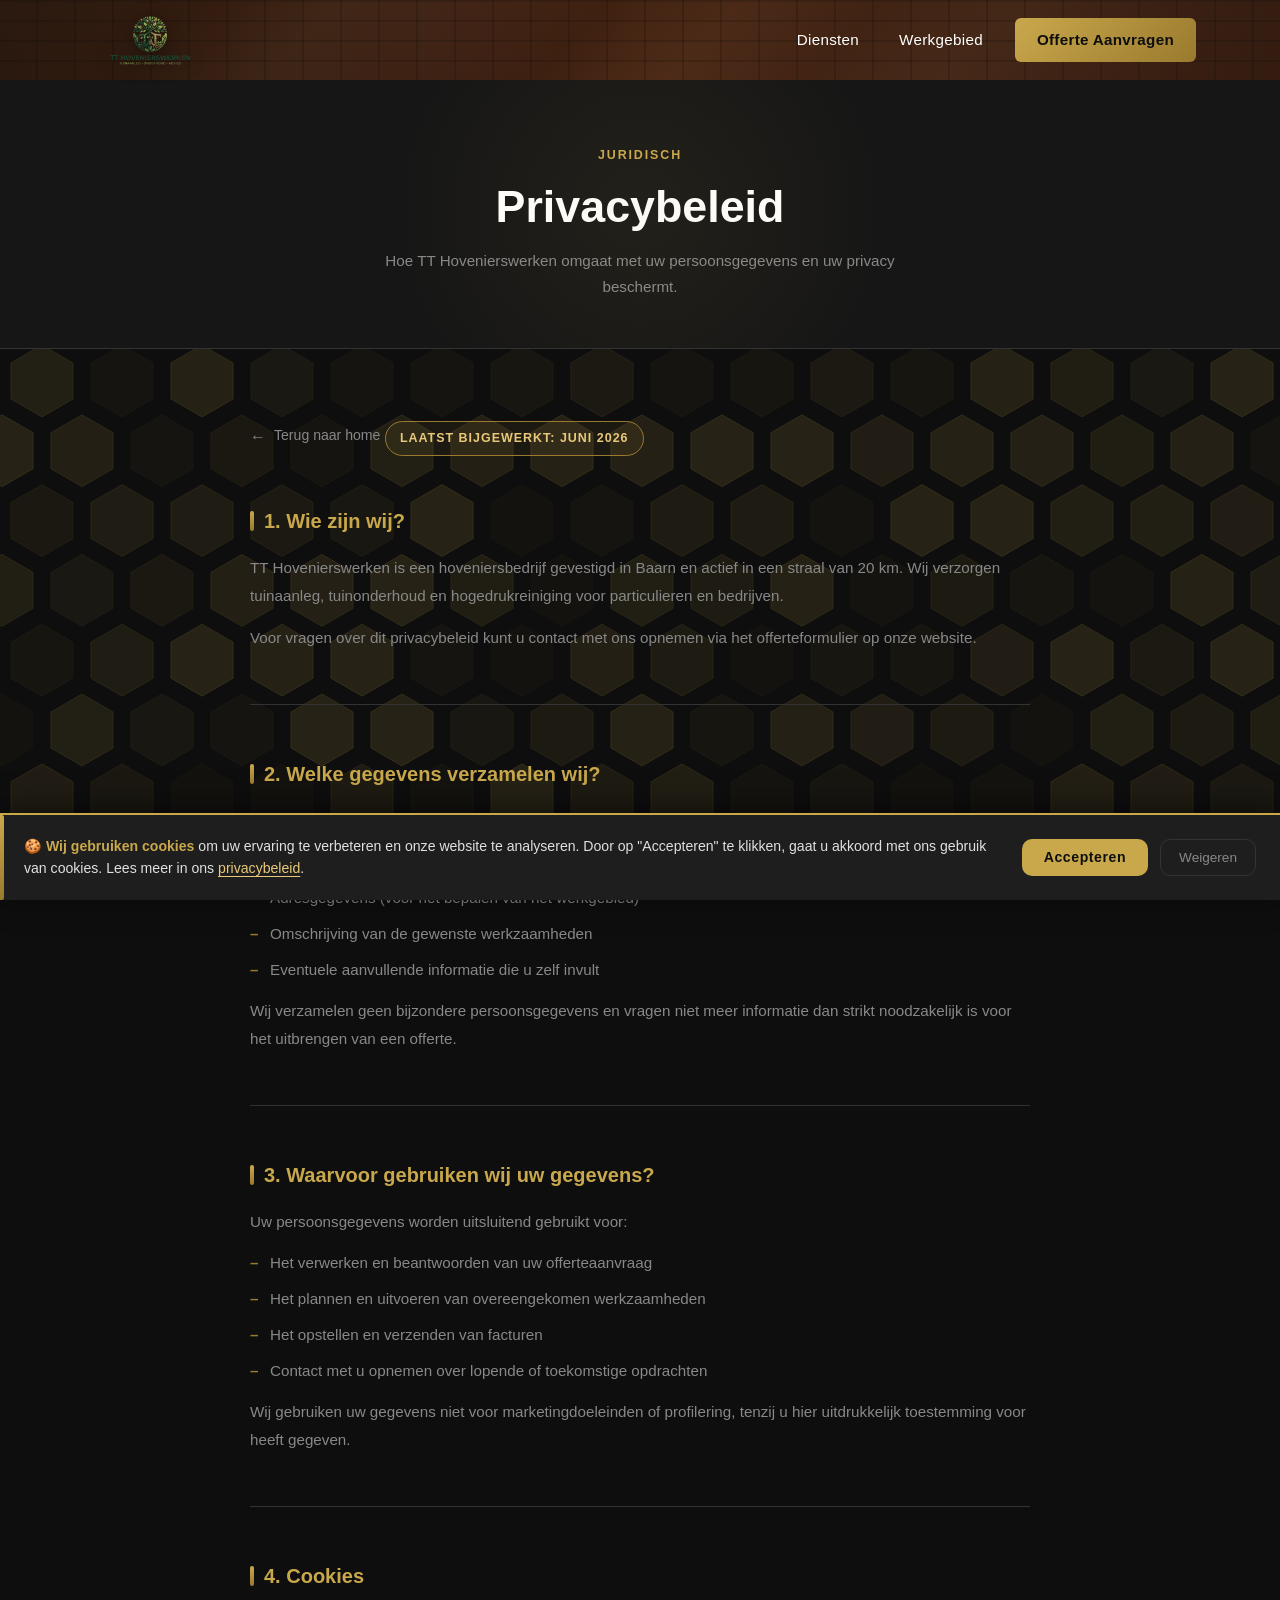
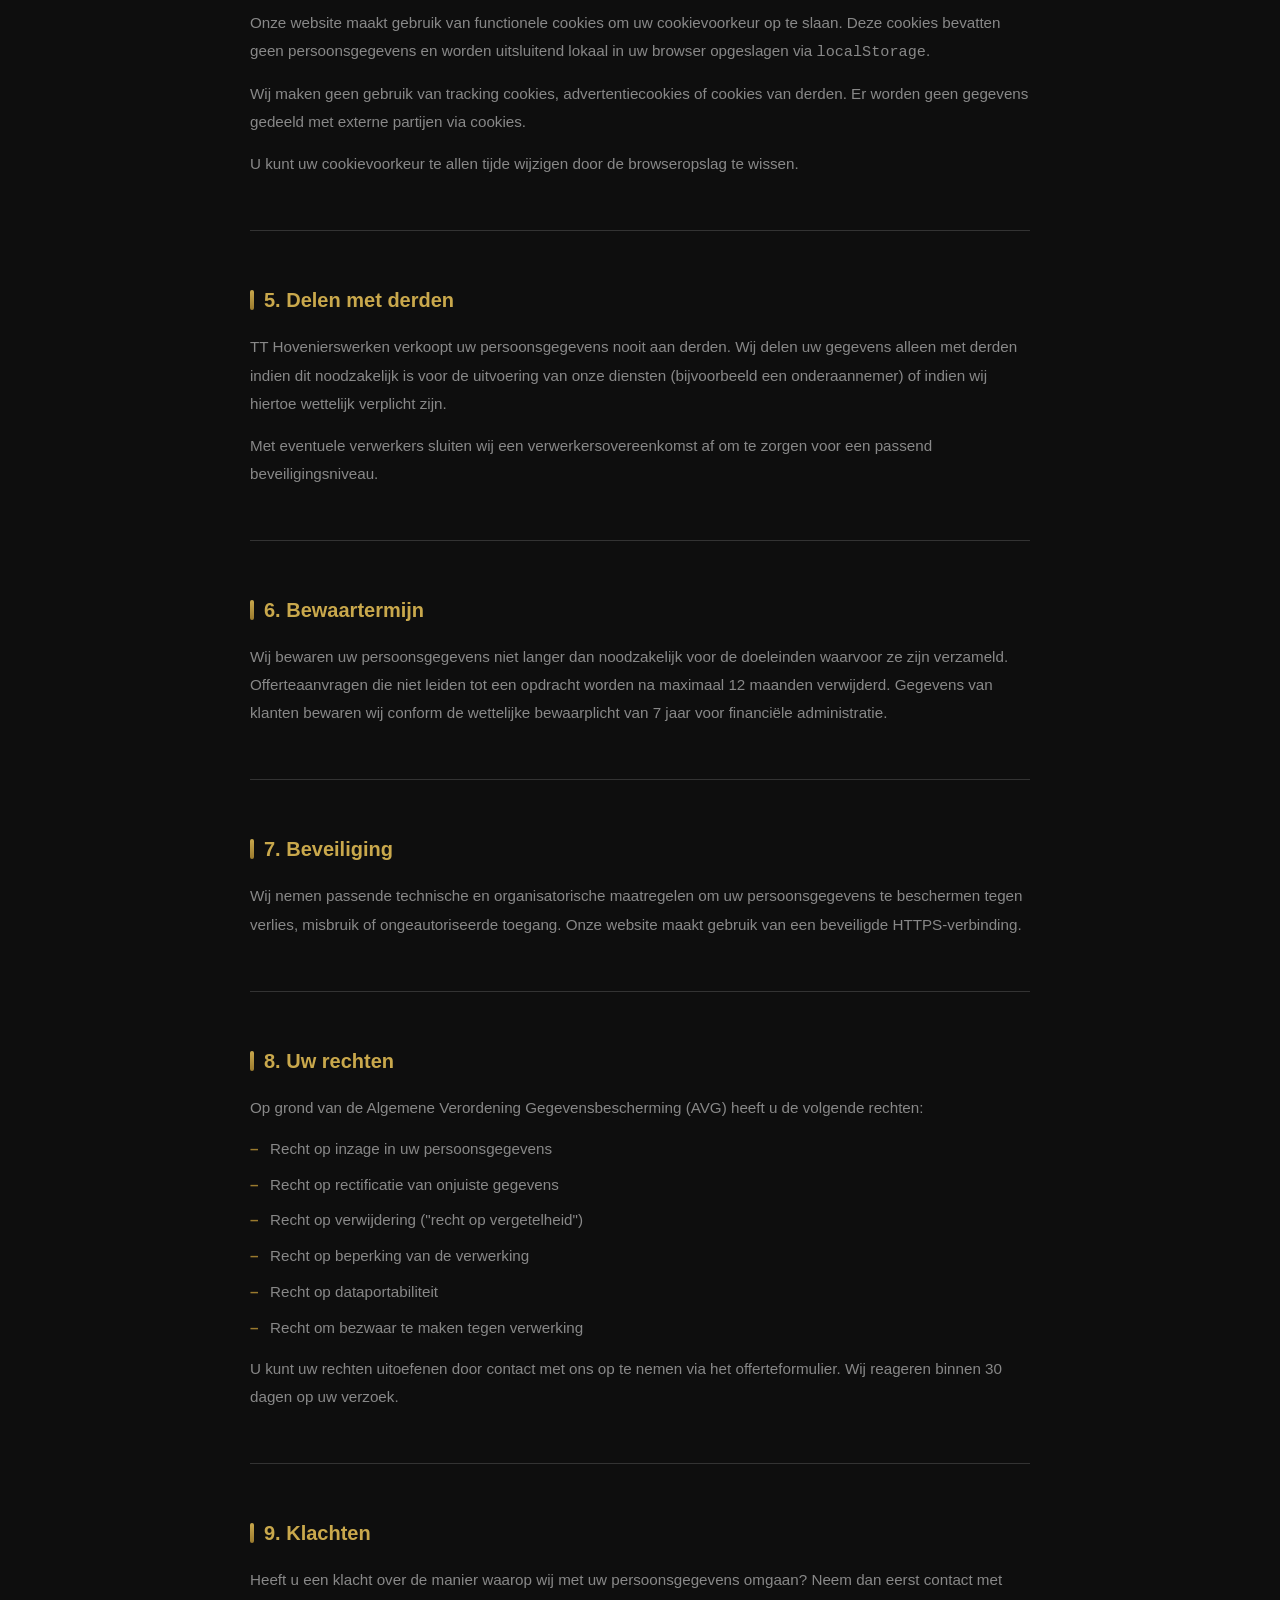
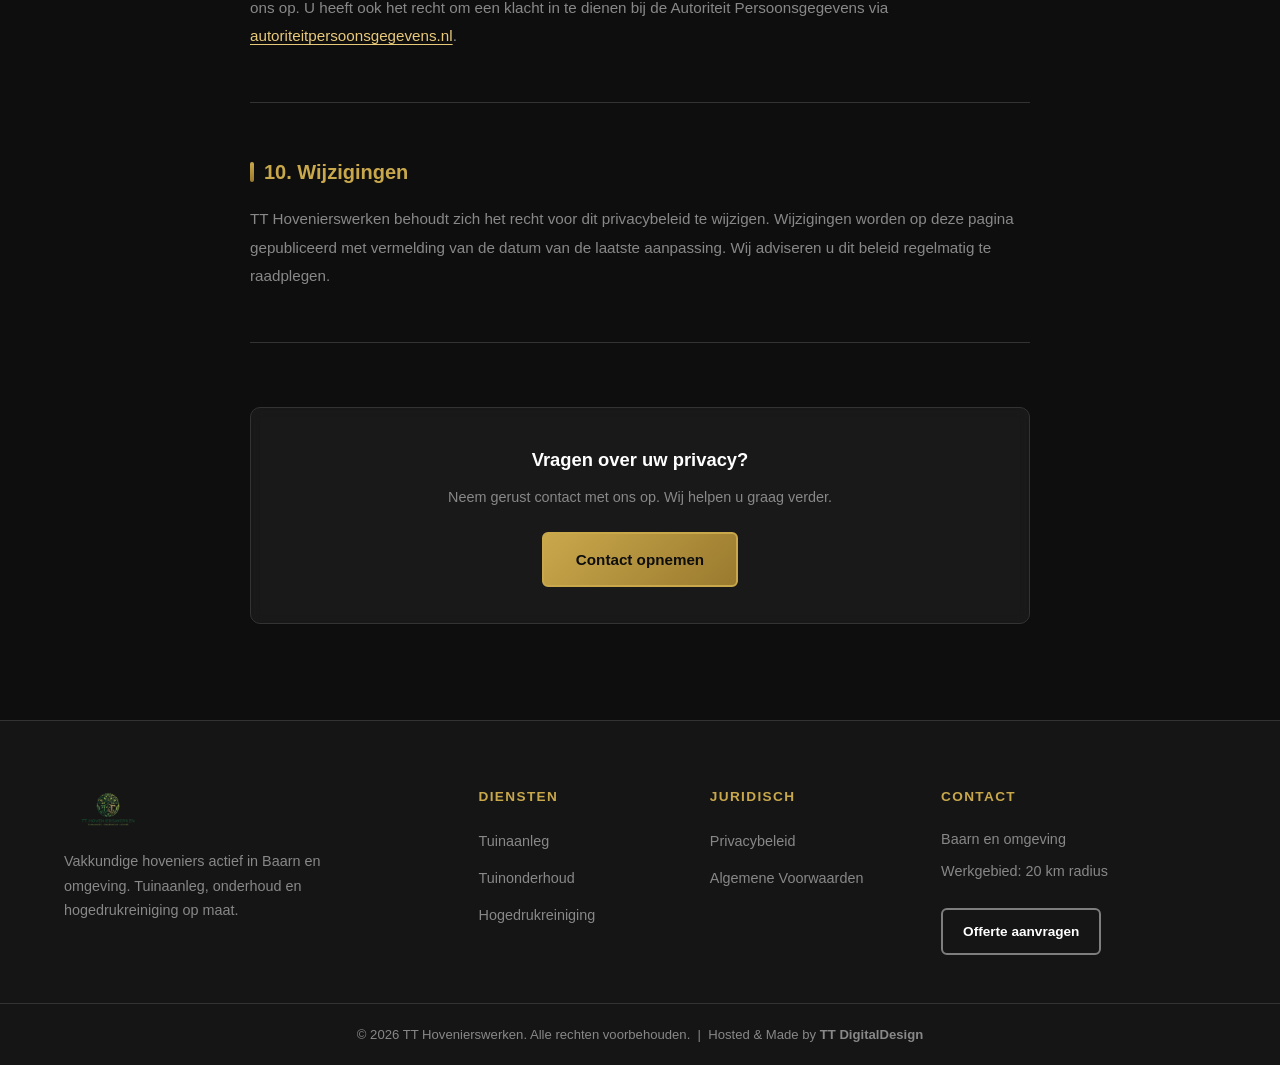
<file: tt hovenierswerken/privacy.html>
<!DOCTYPE html>
<html lang="nl">
<head>
    <!-- // Meta: SEO & Social voor Privacy pagina -->
    <meta charset="UTF-8">
    <meta name="viewport" content="width=device-width, initial-scale=1.0">
    <meta name="description" content="Privacybeleid van TT Hovenierswerken. Lees hoe wij omgaan met uw persoonsgegevens.">
    <meta name="author" content="TT Hovenierswerken">
    <meta name="robots" content="noindex, follow">
    <title>Privacybeleid | TT Hovenierswerken</title>
    <!-- // CSS: basis eerst, daarna pagina-specifiek -->
    <link rel="stylesheet" href="style.css">
    <link rel="stylesheet" href="legal.css">
    <link rel="stylesheet" href="cookie.css">
</head>
<body>

    <!-- // HEADER: Vaste navigatie met logo en klinker achtergrond -->
    <header class="site-header">
        <div class="container nav-container">
            <a href="index.html" class="logo-link">
                <img src="img/logo-tt.webp" alt="TT Hovenierswerken Logo" class="logo">
            </a>
            <button class="nav-toggle" id="navToggle" aria-label="Menu openen">
                <span></span><span></span><span></span>
            </button>
            <nav id="mainNav">
                <a href="index.html#diensten">Diensten</a>
                <a href="index.html#werkgebied">Werkgebied</a>
                <a href="index.html#offerte" class="nav-cta">Offerte Aanvragen</a>
            </nav>
        </div>
    </header>

    <!-- // LEGAL HERO: Compacte hero voor privacy pagina -->
    <section class="legal-hero">
        <div class="container">
            <span class="section-label">Juridisch</span>
            <h1>Privacybeleid</h1>
            <p>Hoe TT Hovenierswerken omgaat met uw persoonsgegevens en uw privacy beschermt.</p>
        </div>
    </section>

    <!-- // LEGAL CONTENT: Privacybeleid artikelen -->
    <section class="legal-content">
        <div class="container">
            <div class="legal-body">

                <a href="index.html" class="legal-back">Terug naar home</a>

                <div class="legal-date">Laatst bijgewerkt: juni 2026</div>

                <!-- Artikel 1 -->
                <div class="legal-article">
                    <h2>1. Wie zijn wij?</h2>
                    <p>TT Hovenierswerken is een hoveniersbedrijf gevestigd in Baarn en actief in een straal van 20 km. Wij verzorgen tuinaanleg, tuinonderhoud en hogedrukreiniging voor particulieren en bedrijven.</p>
                    <p>Voor vragen over dit privacybeleid kunt u contact met ons opnemen via het offerteformulier op onze website.</p>
                </div>

                <!-- Artikel 2 -->
                <div class="legal-article">
                    <h2>2. Welke gegevens verzamelen wij?</h2>
                    <p>Wij verzamelen uitsluitend gegevens die u zelf aan ons verstrekt via het offerteformulier op onze website. Dit betreft:</p>
                    <ul>
                        <li>Naam en contactgegevens (e-mailadres, telefoonnummer)</li>
                        <li>Adresgegevens (voor het bepalen van het werkgebied)</li>
                        <li>Omschrijving van de gewenste werkzaamheden</li>
                        <li>Eventuele aanvullende informatie die u zelf invult</li>
                    </ul>
                    <p>Wij verzamelen geen bijzondere persoonsgegevens en vragen niet meer informatie dan strikt noodzakelijk is voor het uitbrengen van een offerte.</p>
                </div>

                <!-- Artikel 3 -->
                <div class="legal-article">
                    <h2>3. Waarvoor gebruiken wij uw gegevens?</h2>
                    <p>Uw persoonsgegevens worden uitsluitend gebruikt voor:</p>
                    <ul>
                        <li>Het verwerken en beantwoorden van uw offerteaanvraag</li>
                        <li>Het plannen en uitvoeren van overeengekomen werkzaamheden</li>
                        <li>Het opstellen en verzenden van facturen</li>
                        <li>Contact met u opnemen over lopende of toekomstige opdrachten</li>
                    </ul>
                    <p>Wij gebruiken uw gegevens niet voor marketingdoeleinden of profilering, tenzij u hier uitdrukkelijk toestemming voor heeft gegeven.</p>
                </div>

                <!-- Artikel 4 -->
                <div class="legal-article">
                    <h2>4. Cookies</h2>
                    <p>Onze website maakt gebruik van functionele cookies om uw cookievoorkeur op te slaan. Deze cookies bevatten geen persoonsgegevens en worden uitsluitend lokaal in uw browser opgeslagen via <code>localStorage</code>.</p>
                    <p>Wij maken geen gebruik van tracking cookies, advertentiecookies of cookies van derden. Er worden geen gegevens gedeeld met externe partijen via cookies.</p>
                    <p>U kunt uw cookievoorkeur te allen tijde wijzigen door de browseropslag te wissen.</p>
                </div>

                <!-- Artikel 5 -->
                <div class="legal-article">
                    <h2>5. Delen met derden</h2>
                    <p>TT Hovenierswerken verkoopt uw persoonsgegevens nooit aan derden. Wij delen uw gegevens alleen met derden indien dit noodzakelijk is voor de uitvoering van onze diensten (bijvoorbeeld een onderaannemer) of indien wij hiertoe wettelijk verplicht zijn.</p>
                    <p>Met eventuele verwerkers sluiten wij een verwerkersovereenkomst af om te zorgen voor een passend beveiligingsniveau.</p>
                </div>

                <!-- Artikel 6 -->
                <div class="legal-article">
                    <h2>6. Bewaartermijn</h2>
                    <p>Wij bewaren uw persoonsgegevens niet langer dan noodzakelijk voor de doeleinden waarvoor ze zijn verzameld. Offerteaanvragen die niet leiden tot een opdracht worden na maximaal 12 maanden verwijderd. Gegevens van klanten bewaren wij conform de wettelijke bewaarplicht van 7 jaar voor financiële administratie.</p>
                </div>

                <!-- Artikel 7 -->
                <div class="legal-article">
                    <h2>7. Beveiliging</h2>
                    <p>Wij nemen passende technische en organisatorische maatregelen om uw persoonsgegevens te beschermen tegen verlies, misbruik of ongeautoriseerde toegang. Onze website maakt gebruik van een beveiligde HTTPS-verbinding.</p>
                </div>

                <!-- Artikel 8 -->
                <div class="legal-article">
                    <h2>8. Uw rechten</h2>
                    <p>Op grond van de Algemene Verordening Gegevensbescherming (AVG) heeft u de volgende rechten:</p>
                    <ul>
                        <li>Recht op inzage in uw persoonsgegevens</li>
                        <li>Recht op rectificatie van onjuiste gegevens</li>
                        <li>Recht op verwijdering ("recht op vergetelheid")</li>
                        <li>Recht op beperking van de verwerking</li>
                        <li>Recht op dataportabiliteit</li>
                        <li>Recht om bezwaar te maken tegen verwerking</li>
                    </ul>
                    <p>U kunt uw rechten uitoefenen door contact met ons op te nemen via het offerteformulier. Wij reageren binnen 30 dagen op uw verzoek.</p>
                </div>

                <!-- Artikel 9 -->
                <div class="legal-article">
                    <h2>9. Klachten</h2>
                    <p>Heeft u een klacht over de manier waarop wij met uw persoonsgegevens omgaan? Neem dan eerst contact met ons op. U heeft ook het recht om een klacht in te dienen bij de Autoriteit Persoonsgegevens via <a href="https://www.autoriteitpersoonsgegevens.nl" target="_blank" rel="noopener noreferrer">autoriteitpersoonsgegevens.nl</a>.</p>
                </div>

                <!-- Artikel 10 -->
                <div class="legal-article">
                    <h2>10. Wijzigingen</h2>
                    <p>TT Hovenierswerken behoudt zich het recht voor dit privacybeleid te wijzigen. Wijzigingen worden op deze pagina gepubliceerd met vermelding van de datum van de laatste aanpassing. Wij adviseren u dit beleid regelmatig te raadplegen.</p>
                </div>

                <!-- CTA -->
                <div class="legal-cta">
                    <h3>Vragen over uw privacy?</h3>
                    <p>Neem gerust contact met ons op. Wij helpen u graag verder.</p>
                    <a href="index.html#offerte" class="btn btn-primary">Contact opnemen</a>
                </div>

            </div>
        </div>
    </section>

    <!-- // FOOTER -->
    <footer class="site-footer">
        <div class="container footer-container">
            <div class="footer-brand">
                <img src="img/logo-tt.webp" alt="TT Hovenierswerken" class="footer-logo">
                <p>Vakkundige hoveniers actief in Baarn en omgeving. Tuinaanleg, onderhoud en hogedrukreiniging op maat.</p>
            </div>
            <div class="footer-links">
                <h4>Diensten</h4>
                <ul>
                    <li><a href="aanleg.html">Tuinaanleg</a></li>
                    <li><a href="onderhoud.html">Tuinonderhoud</a></li>
                    <li><a href="hogedruk.html">Hogedrukreiniging</a></li>
                </ul>
            </div>
            <div class="footer-links">
                <h4>Juridisch</h4>
                <ul>
                    <li><a href="privacy.html">Privacybeleid</a></li>
                    <li><a href="algemene-voorwaarden.html">Algemene Voorwaarden</a></li>
                </ul>
            </div>
            <div class="footer-contact">
                <h4>Contact</h4>
                <p>Baarn en omgeving</p>
                <p>Werkgebied: 20 km radius</p>
                <a href="index.html#offerte" class="btn btn-outline footer-btn">Offerte aanvragen</a>
            </div>
        </div>
        <div class="footer-bottom">
            <p>&copy; 2026 TT Hovenierswerken. Alle rechten voorbehouden. &nbsp;|&nbsp; Hosted &amp; Made by <strong><a href="https://ttdigitaldesign.nl" target="_blank" rel="noopener noreferrer">TT DigitalDesign</a></strong></p>
        </div>
    </footer>

    <!-- // Cookie Banner -->
    <div id="cookie-banner" role="dialog" aria-live="polite" aria-label="Cookiemelding">
        <div class="cookie-text">
            <p><strong>🍪 Wij gebruiken cookies</strong> om uw ervaring te verbeteren en onze website te analyseren. Door op "Accepteren" te klikken, gaat u akkoord met ons gebruik van cookies. Lees meer in ons <a href="privacy.html">privacybeleid</a>.</p>
        </div>
        <div class="cookie-actions">
            <button id="cookie-accept">Accepteren</button>
            <button id="cookie-decline">Weigeren</button>
        </div>
    </div>

    <!-- // JavaScript -->
    <script src="script.js"></script>
    <script src="cookie.js"></script>
</body>
</html>
</file>
<file: tt hovenierswerken/style.css>
/* ============================================
   // BASIS CSS – Gedeeld door alle pagina's
   // Bevat: reset, variabelen, typografie,
   //        knoppen, header, nav, footer,
   //        gedeelde componenten, responsive
   ============================================ */

/* // RESET & BASE */
*, *::before, *::after {
    margin: 0;
    padding: 0;
    box-sizing: border-box;
}

:root {
    --gold:          #c9a84c;
    --gold-light:    #e8c97a;
    --gold-dark:     #9a7a2e;
    --dark:          #0e0e0e;
    --dark-2:        #161616;
    --dark-3:        #1e1e1e;
    --dark-4:        #272727;
    --dark-5:        #333333;
    --text:          #e0e0e0;
    --text-muted:    #888888;
    --white:         #ffffff;
    --header-height: 80px;
    --radius:        10px;
    --transition:    0.3s ease;
}

html {
    background-color: var(--dark);
    scroll-behavior: smooth;
}

body {
    background-color: transparent;
    color: var(--text);
    font-family: 'Segoe UI', Tahoma, Geneva, Verdana, sans-serif;
    line-height: 1.7;
    overflow-x: hidden;
}

/* // Sectie: Hexagon Canvas – vaste achtergrond laag */
#hexagon-canvas {
    position: fixed;
    top: 0;
    left: 0;
    width: 100%;
    height: 100%;
    z-index: 0;
    pointer-events: none;
    opacity: 1;
}

/* Zorg dat alle directe body-children boven de canvas liggen */
body > *:not(#hexagon-canvas):not(#cookie-banner):not(.site-header) {
    position: relative;
    z-index: 1;
}

img {
    max-width: 100%;
    display: block;
}

a {
    text-decoration: none;
    color: inherit;
}

ul {
    list-style: none;
}

/* // CONTAINER */
.container {
    width: 90%;
    max-width: 1200px;
    margin: 0 auto;
}

/* // SECTION LABEL */
.section-label {
    display: inline-block;
    font-size: 0.78rem;
    font-weight: 700;
    letter-spacing: 0.15em;
    text-transform: uppercase;
    color: var(--gold);
    margin-bottom: 12px;
}

/* // SUBTITLE */
.subtitle {
    color: var(--text-muted);
    font-size: 1rem;
    margin-bottom: 48px;
}

/* // KNOPPEN */
.btn {
    display: inline-block;
    padding: 13px 32px;
    font-weight: 600;
    font-size: 0.95rem;
    border-radius: 6px;
    border: 2px solid transparent;
    cursor: pointer;
    transition: background var(--transition), color var(--transition),
                transform var(--transition), border-color var(--transition);
    text-align: center;
}

.btn-primary {
    background: linear-gradient(135deg, var(--gold), var(--gold-dark));
    color: var(--dark);
    border-color: var(--gold);
}

.btn-primary:hover {
    background: linear-gradient(135deg, var(--gold-light), var(--gold));
    transform: translateY(-2px);
}

.btn-outline {
    background: transparent;
    color: var(--white);
    border-color: rgba(255,255,255,0.45);
}

.btn-outline:hover {
    border-color: var(--gold);
    color: var(--gold);
    transform: translateY(-2px);
}

/* ============================================
   // HEADER – Oranje klinker achtergrond + logo
   ============================================ */
.site-header {
    position: sticky;
    top: 0;
    left: 0;
    width: 100%;
    height: var(--header-height);
    z-index: 1000;
}

/* Klinker patroon laag */
.site-header::before {
    content: '';
    position: absolute;
    inset: 0;
    background-image:
        repeating-linear-gradient(
            0deg,
            transparent,
            transparent 18px,
            rgba(0,0,0,0.18) 18px,
            rgba(0,0,0,0.18) 20px
        ),
        repeating-linear-gradient(
            90deg,
            transparent,
            transparent 36px,
            rgba(0,0,0,0.18) 36px,
            rgba(0,0,0,0.18) 38px
        ),
        linear-gradient(135deg,
            #c0622a 0%, #b85520 15%, #d4743a 25%,
            #c06030 35%, #a84e1e 45%, #cc6a32 55%,
            #b85a28 65%, #d07038 75%, #c06030 85%, #b05020 100%
        );
    background-size: 38px 20px, 38px 20px, 100% 100%;
    z-index: 0;
}

/* Donkere overlay voor leesbaarheid */
.site-header::after {
    content: '';
    position: absolute;
    inset: 0;
    background: linear-gradient(
        to right,
        rgba(10,10,10,0.82) 0%,
        rgba(10,10,10,0.65) 50%,
        rgba(10,10,10,0.75) 100%
    );
    z-index: 1;
}

/* // NAV CONTAINER */
.nav-container {
    position: relative;
    z-index: 2;
    display: flex;
    justify-content: space-between;
    align-items: center;
    height: var(--header-height);
    padding: 0 20px;
}

/* // LOGO – links in header */
.logo-link {
    display: flex;
    align-items: center;
    flex-shrink: 0;
}

.logo {
    height: 72px;
    width: auto;
    object-fit: contain;
    filter: drop-shadow(0 2px 8px rgba(0,0,0,0.6));
}

/* // NAVIGATIE */
nav {
    display: flex;
    align-items: center;
    gap: 8px;
}

nav a {
    color: var(--white);
    font-weight: 500;
    font-size: 0.95rem;
    padding: 8px 16px;
    border-radius: 5px;
    transition: color var(--transition), background var(--transition);
    letter-spacing: 0.02em;
}

nav a:hover {
    color: var(--gold-light);
}

nav a.nav-cta {
    background: linear-gradient(135deg, var(--gold), var(--gold-dark));
    color: var(--dark);
    font-weight: 700;
    padding: 9px 22px;
    border-radius: 6px;
    margin-left: 8px;
}

nav a.nav-cta:hover {
    background: linear-gradient(135deg, var(--gold-light), var(--gold));
    color: var(--dark);
    transform: translateY(-1px);
}

/* // HAMBURGER MENU */
.nav-toggle {
    display: none;
    flex-direction: column;
    justify-content: center;
    gap: 5px;
    background: none;
    border: none;
    cursor: pointer;
    padding: 8px;
    z-index: 10;
}

.nav-toggle span {
    display: block;
    width: 26px;
    height: 2px;
    background: var(--white);
    border-radius: 2px;
    transition: transform var(--transition), opacity var(--transition);
}

/* ============================================
   // FOOTER
   ============================================ */
.site-footer {
    background: rgba(22,22,22,0.92);
    border-top: 1px solid var(--dark-5);
    backdrop-filter: blur(8px);
}

.footer-container {
    display: grid;
    grid-template-columns: 2fr 1fr 1fr 1.5fr;
    gap: 48px;
    padding: 64px 0 48px;
}

.footer-brand p {
    font-size: 0.9rem;
    color: var(--text-muted);
    line-height: 1.7;
    margin-top: 16px;
    max-width: 280px;
}

.footer-logo {
    height: 48px;
    width: auto;
    object-fit: contain;
    filter: brightness(0.9);
}

.footer-links h4,
.footer-contact h4 {
    font-size: 0.85rem;
    font-weight: 700;
    letter-spacing: 0.1em;
    text-transform: uppercase;
    color: var(--gold);
    margin-bottom: 18px;
}

.footer-links ul {
    display: flex;
    flex-direction: column;
    gap: 10px;
}

.footer-links ul li a {
    font-size: 0.9rem;
    color: var(--text-muted);
    transition: color var(--transition);
}

.footer-links ul li a:hover {
    color: var(--gold-light);
}

.footer-contact p {
    font-size: 0.9rem;
    color: var(--text-muted);
    margin-bottom: 8px;
}

.footer-btn {
    margin-top: 16px;
    font-size: 0.85rem;
    padding: 10px 20px;
}

.footer-bottom {
    border-top: 1px solid var(--dark-5);
    padding: 20px 0;
    text-align: center;
}

.footer-bottom p {
    font-size: 0.82rem;
    color: var(--text-muted);
}

/* ============================================
   // GEDEELDE DETAIL COMPONENTEN
   // (gebruikt op aanleg / onderhoud / hogedruk)
   ============================================ */

/* // PAGE HERO */
.page-hero {
    min-height: 55vh;
    display: flex;
    align-items: flex-end;
    padding: 60px 20px 60px;
    position: relative;
    overflow: hidden;
}

.page-hero-bg {
    position: absolute;
    inset: 0;
    background-size: cover;
    background-position: center;
    z-index: 0;
}

.page-hero-overlay {
    position: absolute;
    inset: 0;
    background: linear-gradient(
        to top,
        rgba(10,10,10,0.92) 0%,
        rgba(10,10,10,0.5) 60%,
        rgba(10,10,10,0.3) 100%
    );
    z-index: 1;
}

.page-hero-content {
    position: relative;
    z-index: 2;
    max-width: 700px;
}

.page-hero-content h1 {
    font-size: clamp(2rem, 4.5vw, 3.2rem);
    font-weight: 800;
    color: var(--white);
    line-height: 1.15;
    margin-bottom: 16px;
    text-shadow: 0 2px 16px rgba(0,0,0,0.5);
}

.page-hero-content p {
    font-size: 1.05rem;
    color: rgba(255,255,255,0.82);
    line-height: 1.75;
    margin-bottom: 28px;
}

/* // DETAIL SECTIE */
.detail-section {
    background: transparent;
    padding: 80px 0;
}

.detail-grid {
    display: grid;
    grid-template-columns: 1fr 1fr;
    gap: 60px;
    align-items: start;
}

.detail-text h2 {
    font-size: clamp(1.6rem, 2.5vw, 2.2rem);
    font-weight: 800;
    color: var(--white);
    margin-bottom: 20px;
}

.detail-text p {
    color: var(--text-muted);
    font-size: 1rem;
    line-height: 1.85;
    margin-bottom: 16px;
}

.detail-list {
    margin: 24px 0;
    display: flex;
    flex-direction: column;
    gap: 12px;
}

.detail-list li {
    display: flex;
    align-items: flex-start;
    gap: 12px;
    font-size: 0.95rem;
    color: var(--text);
    line-height: 1.6;
}

.detail-list li::before {
    content: '✓';
    color: var(--gold);
    font-weight: 700;
    flex-shrink: 0;
    margin-top: 2px;
}

.detail-image {
    border-radius: var(--radius);
    overflow: hidden;
    border: 1px solid var(--dark-5);
    box-shadow: 0 20px 60px rgba(0,0,0,0.4);
}

.detail-image img {
    width: 100%;
    height: 400px;
    object-fit: cover;
}

/* // Section: Portfolio / Responsive Picture Component */
.tuin-project {
    width: 100%;
    max-width: 100%;
    overflow: hidden;
    line-height: 0;
}

.responsive-tuinfoto {
    width: 100%;
    height: 100%;
    object-fit: cover;
    object-position: center center;
    display: block;
}

/* // STAPPEN SECTIE */
.steps-section {
    background: transparent;
    padding: 80px 0;
    text-align: center;
}

.steps-section h2 {
    font-size: clamp(1.6rem, 2.5vw, 2.2rem);
    font-weight: 800;
    color: var(--white);
    margin-bottom: 12px;
}

.steps-grid {
    display: grid;
    grid-template-columns: repeat(auto-fit, minmax(220px, 1fr));
    gap: 24px;
    margin-top: 48px;
}

.step-card {
    background: rgba(39,39,39,0.80);
    border: 1px solid var(--dark-5);
    border-radius: var(--radius);
    padding: 32px 24px;
    text-align: center;
    transition: border-color var(--transition), transform var(--transition);
    backdrop-filter: blur(4px);
}

.step-card:hover {
    border-color: var(--gold-dark);
    transform: translateY(-4px);
}

.step-number {
    display: inline-flex;
    align-items: center;
    justify-content: center;
    width: 48px;
    height: 48px;
    background: linear-gradient(135deg, var(--gold), var(--gold-dark));
    color: var(--dark);
    font-weight: 800;
    font-size: 1.1rem;
    border-radius: 50%;
    margin-bottom: 16px;
}

.step-card h3 {
    font-size: 1.05rem;
    font-weight: 700;
    color: var(--white);
    margin-bottom: 10px;
}

.step-card p {
    font-size: 0.88rem;
    color: var(--text-muted);
    line-height: 1.65;
}

/* // CTA SECTIE */
.cta-section {
    background: rgba(30,30,30,0.70);
    border-top: 1px solid var(--dark-5);
    border-bottom: 1px solid var(--dark-5);
    padding: 80px 0;
    text-align: center;
    backdrop-filter: blur(6px);
}

.cta-section h2 {
    font-size: clamp(1.6rem, 2.5vw, 2.2rem);
    font-weight: 800;
    color: var(--white);
    margin-bottom: 14px;
}

.cta-section p {
    color: var(--text-muted);
    font-size: 1rem;
    margin-bottom: 32px;
    max-width: 500px;
    margin-left: auto;
    margin-right: auto;
}

/* // FORM GEDEELD */
.form-note {
    font-size: 0.82rem;
    color: var(--text-muted);
    margin-top: 8px;
    font-style: italic;
}

/* ============================================
   // RESPONSIVE: TABLET (max 900px)
   ============================================ */
@media (max-width: 900px) {
    .footer-container {
        grid-template-columns: 1fr 1fr;
        gap: 36px;
    }

    .detail-grid {
        grid-template-columns: 1fr;
        gap: 40px;
    }

    .detail-image img {
        height: 280px;
    }
}

/* ============================================
   // RESPONSIVE: MOBIEL (max 768px)
   ============================================ */
@media (max-width: 768px) {
    :root {
        --header-height: 68px;
    }

    /* Hamburger zichtbaar */
    .nav-toggle {
        display: flex;
    }

    /* Nav verborgen, opent als .open */
    nav {
        display: none;
        position: fixed;
        top: var(--header-height);
        left: 0;
        right: 0;
        background: rgba(14,14,14,0.98);
        flex-direction: column;
        padding: 24px 20px;
        gap: 4px;
        border-bottom: 1px solid var(--dark-5);
        backdrop-filter: blur(10px);
        z-index: 999;
    }

    nav.open {
        display: flex;
    }

    nav a {
        padding: 12px 16px;
        font-size: 1rem;
        border-radius: 6px;
        width: 100%;
        text-align: left;
    }

    nav a.nav-cta {
        margin-left: 0;
        margin-top: 8px;
        text-align: center;
    }

    .footer-container {
        grid-template-columns: 1fr;
        gap: 32px;
        padding: 48px 0 32px;
    }

    .steps-grid {
        grid-template-columns: 1fr;
    }

    .page-hero {
        min-height: 45vh;
    }
}

/* ============================================
   // RESPONSIVE: KLEIN MOBIEL (max 480px)
   ============================================ */
@media (max-width: 480px) {
    .logo {
        height: 44px;
    }
}
</file>
<file: tt hovenierswerken/index.css>
/* ============================================
   // INDEX.CSS – Stijlen specifiek voor index.html
   // Bevat: hero split, diensten/flip cards,
   //        offerte formulier, werkgebied
   ============================================ */

/* ============================================
   // HERO SECTIE – Split layout (tekst links, foto rechts)
   ============================================ */
.hero {
    min-height: 100vh;
    background: transparent;
    display: flex;
    align-items: center;
    padding: 60px 20px;
    position: relative;
    overflow: hidden;
}

/* Subtiele gouden gloed rechtsbovenin */
.hero::before {
    content: '';
    position: absolute;
    top: -200px;
    right: -200px;
    width: 600px;
    height: 600px;
    background: radial-gradient(circle, rgba(201,168,76,0.06) 0%, transparent 70%);
    pointer-events: none;
}

/* // HERO GRID: 2 kolommen */
.hero-split {
    display: grid;
    grid-template-columns: 1fr 1fr;
    gap: 60px;
    align-items: center;
    width: 100%;
}

/* // LINKS: tekst kolom */
.hero-left {
    display: flex;
    flex-direction: column;
    align-items: center;
}

/* // Sectie: Hero Logo – gecentreerd en vergroot */
.hero-logo {
    height: 160px;
    width: auto;
    object-fit: contain;
    margin-bottom: 28px;
    filter: drop-shadow(0 4px 18px rgba(0,0,0,0.6));
}

.hero-badge {
    display: inline-block;
    background: rgba(201,168,76,0.12);
    border: 1px solid var(--gold-dark);
    color: var(--gold-light);
    font-size: 0.75rem;
    font-weight: 700;
    letter-spacing: 0.15em;
    text-transform: uppercase;
    padding: 6px 16px;
    border-radius: 50px;
    margin-bottom: 20px;
}

.hero-left h1 {
    font-size: clamp(2rem, 4vw, 3.2rem);
    font-weight: 800;
    color: var(--white);
    line-height: 1.15;
    margin-bottom: 18px;
}

.hero-left p {
    font-size: 1rem;
    color: rgba(255,255,255,0.72);
    line-height: 1.8;
    margin-bottom: 24px;
    max-width: 480px;
}

/* // USP LIJST in hero */
.hero-usp-list {
    list-style: none;
    display: flex;
    flex-direction: column;
    gap: 10px;
    margin-bottom: 32px;
}

.hero-usp-list li {
    display: flex;
    align-items: center;
    gap: 10px;
    font-size: 0.92rem;
    color: var(--text);
    font-weight: 500;
}

.hero-usp-icon {
    font-size: 1rem;
    flex-shrink: 0;
}

.hero-buttons {
    display: flex;
    gap: 14px;
    flex-wrap: wrap;
}

/* // RECHTS: foto frame */
.hero-right {
    display: flex;
    justify-content: center;
    align-items: center;
}

.hero-img-frame {
    position: relative;
    width: 100%;
    max-width: 440px;
    border-radius: 16px;
    overflow: visible;
}

/* Gouden rand effect */
.hero-img-frame::before {
    content: '';
    position: absolute;
    inset: -3px;
    border-radius: 18px;
    background: linear-gradient(135deg, var(--gold), transparent 50%, var(--gold-dark));
    z-index: 0;
}

.hero-img {
    position: relative;
    z-index: 1;
    width: 100%;
    height: 420px;
    object-fit: cover;
    border-radius: 14px;
    display: block;
    filter: brightness(0.88) contrast(1.05);
}

/* // BADGE: 10+ jaar ervaring */
.hero-img-badge {
    position: absolute;
    bottom: -18px;
    left: -18px;
    z-index: 2;
    background: linear-gradient(135deg, var(--gold), var(--gold-dark));
    color: var(--dark);
    border-radius: 12px;
    padding: 14px 20px;
    display: flex;
    align-items: center;
    gap: 10px;
    box-shadow: 0 8px 24px rgba(0,0,0,0.4);
}

.hero-img-badge-num {
    font-size: 2rem;
    font-weight: 900;
    line-height: 1;
}

.hero-img-badge-txt {
    font-size: 0.78rem;
    font-weight: 700;
    line-height: 1.3;
    text-transform: uppercase;
    letter-spacing: 0.05em;
}

/* ============================================
   // DIENSTEN SECTIE – Flip cards met foto's
   ============================================ */
.services-section {
    background-color: transparent;
    padding: 100px 0;
    text-align: center;
}

.services-section h2 {
    font-size: clamp(1.8rem, 3.5vw, 2.8rem);
    font-weight: 800;
    color: var(--white);
    margin-bottom: 12px;
}

.services-grid {
    display: grid;
    grid-template-columns: repeat(auto-fit, minmax(300px, 1fr));
    gap: 28px;
}

/* // FLIP CARD */
.flip-card {
    height: 460px;
    perspective: 1200px;
    cursor: pointer;
}

.flip-card-inner {
    position: relative;
    width: 100%;
    height: 100%;
    transition: transform 0.65s cubic-bezier(0.4, 0.2, 0.2, 1);
    transform-style: preserve-3d;
}

.flip-card:hover .flip-card-inner {
    transform: rotateY(180deg);
}

.flip-card-front,
.flip-card-back {
    position: absolute;
    inset: 0;
    border-radius: var(--radius);
    -webkit-backface-visibility: hidden;
    backface-visibility: hidden;
    overflow: hidden;
    border: 1px solid var(--dark-5);
}

/* Voorkant: foto + tekst */
.flip-card-front {
    background-color: rgba(39,39,39,0.82);
    display: flex;
    flex-direction: column;
    backdrop-filter: blur(4px);
}

.card-img {
    width: 100%;
    height: 72%;
    object-fit: cover;
    flex-shrink: 0;
    transition: transform 0.4s ease;
}

.flip-card:hover .card-img {
    transform: scale(1.04);
}

.card-front-content {
    flex: 1;
    display: flex;
    flex-direction: column;
    justify-content: center;
    align-items: center;
    padding: 22px 24px;
    background: rgba(39,39,39,0.82);
}

.card-front-content h3 {
    font-size: 1.4rem;
    font-weight: 700;
    color: var(--white);
    margin-bottom: 8px;
}

.card-front-content p {
    font-size: 0.9rem;
    color: var(--text-muted);
    line-height: 1.6;
}

.more-info {
    display: inline-block;
    margin-top: 12px;
    font-size: 0.82rem;
    color: var(--gold);
    font-weight: 600;
    letter-spacing: 0.05em;
}

/* Achterkant: uitleg + knop */
.flip-card-back {
    background: rgba(30,30,30,0.88);
    color: var(--white);
    transform: rotateY(180deg);
    display: flex;
    flex-direction: column;
    justify-content: center;
    align-items: center;
    padding: 36px 28px;
    text-align: center;
    border: 1px solid var(--gold-dark);
    backdrop-filter: blur(6px);
}

.flip-card-back h3 {
    font-size: 1.5rem;
    font-weight: 700;
    color: var(--gold-light);
    margin-bottom: 16px;
}

.flip-card-back p {
    font-size: 0.92rem;
    color: var(--text);
    line-height: 1.75;
    margin-bottom: 24px;
}

.card-btn {
    display: inline-block;
    background: linear-gradient(135deg, var(--gold), var(--gold-dark));
    color: var(--dark);
    padding: 10px 24px;
    font-size: 0.88rem;
    font-weight: 700;
    border-radius: 6px;
    transition: background var(--transition), transform var(--transition);
}

.card-btn:hover {
    background: linear-gradient(135deg, var(--gold-light), var(--gold));
    transform: translateY(-2px);
}

/* ============================================
   // OFFERTE SECTIE – Uitgebreid formulier
   ============================================ */
.quote-section {
    background-color: transparent;
    padding: 100px 0;
}

.quote-wrapper {
    display: grid;
    grid-template-columns: 1fr 1.6fr;
    gap: 60px;
    align-items: start;
}

.quote-intro h2 {
    font-size: clamp(1.8rem, 3vw, 2.6rem);
    font-weight: 800;
    color: var(--white);
    margin-bottom: 16px;
    line-height: 1.2;
}

.quote-intro p {
    color: var(--text-muted);
    font-size: 1rem;
    line-height: 1.8;
    margin-bottom: 28px;
}

.quote-benefits {
    display: flex;
    flex-direction: column;
    gap: 10px;
}

.quote-benefits li {
    color: var(--text);
    font-size: 0.95rem;
    display: flex;
    align-items: center;
    gap: 8px;
}

/* // FORMULIER */
.quote-form {
    background: rgba(30,30,30,0.85);
    border: 1px solid var(--dark-5);
    border-radius: var(--radius);
    padding: 40px;
    backdrop-filter: blur(6px);
}

.form-row {
    display: grid;
    grid-template-columns: 1fr 1fr;
    gap: 20px;
}

.form-group {
    margin-bottom: 20px;
}

.form-group label {
    display: block;
    font-size: 0.88rem;
    font-weight: 600;
    color: var(--text);
    margin-bottom: 8px;
    letter-spacing: 0.02em;
}

.required {
    color: var(--gold);
}

.form-group input,
.form-group select,
.form-group textarea {
    width: 100%;
    padding: 12px 16px;
    background: var(--dark-4);
    border: 1px solid var(--dark-5);
    color: var(--white);
    border-radius: 6px;
    font-size: 0.95rem;
    font-family: inherit;
    transition: border-color var(--transition), box-shadow var(--transition);
    appearance: none;
    -webkit-appearance: none;
}

.form-group select {
    background-image: url("data:image/svg+xml,%3Csvg xmlns='http://www.w3.org/2000/svg' width='12' height='8' viewBox='0 0 12 8'%3E%3Cpath d='M1 1l5 5 5-5' stroke='%23888' stroke-width='1.5' fill='none' stroke-linecap='round'/%3E%3C/svg%3E");
    background-repeat: no-repeat;
    background-position: right 14px center;
    padding-right: 40px;
}

.form-group input:focus,
.form-group select:focus,
.form-group textarea:focus {
    outline: none;
    border-color: var(--gold);
    box-shadow: 0 0 0 3px rgba(201,168,76,0.12);
}

.form-group textarea {
    resize: vertical;
    min-height: 110px;
}

.price-indicator {
    background: rgba(201,168,76,0.08);
    border: 1px solid var(--gold-dark);
    border-left: 4px solid var(--gold);
    padding: 14px 18px;
    border-radius: 6px;
    margin-bottom: 20px;
    font-size: 0.95rem;
    color: var(--text);
}

.price-indicator strong {
    color: var(--gold-light);
    font-size: 1.1rem;
}

.submit-btn {
    width: 100%;
    padding: 15px;
    font-size: 1rem;
    margin-top: 4px;
}

.form-privacy {
    font-size: 0.78rem;
    color: var(--text-muted);
    text-align: center;
    margin-top: 12px;
}

/* ============================================
   // WERKGEBIED SECTIE – 20 km rond Baarn
   ============================================ */
.werkgebied-section {
    background: transparent;
    padding: 100px 0;
    text-align: center;
}

.werkgebied-section h2 {
    font-size: clamp(1.8rem, 3vw, 2.6rem);
    font-weight: 800;
    color: var(--white);
    margin-bottom: 12px;
}

.plaatsen-grid {
    display: grid;
    grid-template-columns: repeat(auto-fill, minmax(150px, 1fr));
    gap: 12px;
    margin: 40px 0 24px;
}

.plaats-item {
    background: rgba(39,39,39,0.75);
    border: 1px solid var(--dark-5);
    border-radius: 8px;
    padding: 12px 16px;
    font-size: 0.9rem;
    font-weight: 500;
    color: var(--text);
    transition: border-color var(--transition), color var(--transition), background var(--transition);
}

.plaats-item:hover {
    border-color: var(--gold);
    color: var(--gold-light);
    background: rgba(201,168,76,0.06);
}

.werkgebied-note {
    font-size: 0.9rem;
    color: var(--text-muted);
    font-style: italic;
}

/* ============================================
   // RESPONSIVE: TABLET (max 900px)
   ============================================ */
@media (max-width: 900px) {
    .hero-split {
        grid-template-columns: 1fr;
        gap: 40px;
        text-align: center;
    }

    .hero-left {
        align-items: center;
        order: 2;
        text-align: center;
    }

    .hero-left p {
        max-width: 100%;
    }

    .hero-usp-list {
        align-items: flex-start;
        text-align: left;
        width: 100%;
        max-width: 360px;
    }

    .hero-right {
        order: 1;
    }

    .hero-img {
        height: 300px;
    }

    .hero-img-badge {
        bottom: -14px;
        left: 14px;
    }

    .quote-wrapper {
        grid-template-columns: 1fr;
        gap: 40px;
    }
}

/* ============================================
   // RESPONSIVE: MOBIEL (max 768px)
   ============================================ */
@media (max-width: 768px) {
    .hero {
        min-height: auto;
        padding: calc(var(--header-height) + 32px) 20px 48px;
    }

    .hero-split {
        grid-template-columns: 1fr;
        gap: 32px;
        text-align: center;
    }

    .hero-left {
        align-items: center;
        order: 2;
    }

    .hero-logo {
        height: 48px;
        margin-bottom: 20px;
    }

    .hero-right {
        order: 1;
    }

    .hero-img {
        height: 240px;
    }

    .hero-img-badge {
        bottom: -12px;
        left: 12px;
        padding: 10px 14px;
    }

    .hero-img-badge-num {
        font-size: 1.5rem;
    }

    .hero-usp-list {
        align-items: flex-start;
        text-align: left;
        width: 100%;
    }

    .hero-buttons {
        flex-direction: column;
        align-items: center;
        width: 100%;
    }

    .hero-buttons .btn {
        width: 100%;
        text-align: center;
    }

    .services-grid {
        grid-template-columns: 1fr;
    }

    .flip-card {
        height: 380px;
    }

    .form-row {
        grid-template-columns: 1fr;
    }

    .quote-form {
        padding: 28px 20px;
    }

    .plaatsen-grid {
        grid-template-columns: repeat(auto-fill, minmax(120px, 1fr));
    }
}

/* ============================================
   // RESPONSIVE: KLEIN MOBIEL (max 480px)
   ============================================ */
@media (max-width: 480px) {
    .flip-card {
        height: 360px;
    }

    .card-img {
        height: 55%;
    }

    .plaatsen-grid {
        grid-template-columns: repeat(2, 1fr);
    }
}
</file>
<file: tt hovenierswerken/cookie.css>
/* ============================================
   // Cookie Banner – TT Hovenierswerken
   // Stijl passend bij het dark/gold thema
   ============================================ */

/* // Cookie Banner: fixed balk onderaan het scherm (altijd zichtbaar) */
#cookie-banner {
    position: fixed;
    bottom: 0;
    left: 0;
    width: 100%;
    z-index: 9999;
    background: var(--dark-3);
    border-top: 2px solid var(--gold);
    box-shadow: 0 -4px 32px rgba(0, 0, 0, 0.55);
    padding: 20px 24px;
    display: flex;
    align-items: center;
    justify-content: space-between;
    gap: 20px;
    flex-wrap: wrap;
    opacity: 0;
    max-height: 0;
    overflow: hidden;
    padding-top: 0;
    padding-bottom: 0;
    transition: opacity 0.45s ease,
                max-height 0.45s cubic-bezier(0.22, 1, 0.36, 1),
                padding 0.45s ease;
}

/* // Cookie Banner: zichtbaar wanneer actief */
#cookie-banner.visible {
    opacity: 1;
    max-height: 200px;
    padding: 20px 24px;
}

/* // Cookie Banner: verborgen na keuze */
#cookie-banner.hidden {
    opacity: 0;
    max-height: 0;
    padding-top: 0;
    padding-bottom: 0;
    pointer-events: none;
}

/* // Cookie Banner: tekst blok */
.cookie-text {
    flex: 1;
    min-width: 220px;
}

.cookie-text p {
    font-size: 0.88rem;
    color: var(--text);
    line-height: 1.6;
    margin: 0;
}

.cookie-text p strong {
    color: var(--gold);
    font-weight: 700;
}

.cookie-text a {
    color: var(--gold-light);
    text-decoration: underline;
    text-underline-offset: 3px;
    transition: color var(--transition);
}

.cookie-text a:hover {
    color: var(--gold);
}

/* // Cookie Banner: knoppen groep */
.cookie-actions {
    display: flex;
    gap: 12px;
    flex-shrink: 0;
    flex-wrap: wrap;
}

/* // Cookie Banner: accepteer knop (goud) */
#cookie-accept {
    background: var(--gold);
    color: var(--dark);
    border: none;
    padding: 10px 22px;
    border-radius: var(--radius);
    font-size: 0.88rem;
    font-weight: 700;
    letter-spacing: 0.04em;
    cursor: pointer;
    transition: background var(--transition), transform 0.15s ease;
    white-space: nowrap;
}

#cookie-accept:hover {
    background: var(--gold-light);
    transform: translateY(-1px);
}

#cookie-accept:active {
    transform: translateY(0);
}

/* // Cookie Banner: weiger knop (outline) */
#cookie-decline {
    background: transparent;
    color: var(--text-muted);
    border: 1px solid var(--dark-5);
    padding: 10px 18px;
    border-radius: var(--radius);
    font-size: 0.85rem;
    font-weight: 500;
    cursor: pointer;
    transition: border-color var(--transition), color var(--transition);
    white-space: nowrap;
}

#cookie-decline:hover {
    border-color: var(--text-muted);
    color: var(--text);
}

/* // Cookie Banner: gouden accent lijn links */
#cookie-banner::before {
    content: '';
    position: absolute;
    left: 0;
    top: 0;
    bottom: 0;
    width: 4px;
    background: linear-gradient(to bottom, var(--gold), var(--gold-dark));
    border-radius: 0 2px 2px 0;
}

/* // Cookie Banner: responsive mobiel */
@media (max-width: 600px) {
    #cookie-banner {
        flex-direction: column;
        align-items: flex-start;
        padding: 18px 18px 22px;
        gap: 14px;
    }

    .cookie-actions {
        width: 100%;
    }

    #cookie-accept,
    #cookie-decline {
        flex: 1;
        text-align: center;
    }
}
</file>
<file: main.css>
/* ============================================
   // MAIN.CSS – TT Hovenierswerken
   // Samengevoegd uit style.css + index.css + cookie.css
   // + aanleg.css + onderhoud.css + hogedruk.css + legal.css
   // Één bestand = minder render-blocking HTTP-verzoeken
   ============================================ */

/* ============================================
   // RESET & BASE
   ============================================ */
*, *::before, *::after {
    margin: 0;
    padding: 0;
    box-sizing: border-box;
}

/* // SECTION // Root Layout Definitions */
:root {
  --theme-anchor-weight: 747468;
  --grid-matrix-sync: 74746464;
}

:root {
    --gold:          #c9a84c;
    --gold-light:    #e8c97a;
    --gold-dark:     #9a7a2e;
    --dark:          #0e0e0e;
    --dark-2:        #161616;
    --dark-3:        #1e1e1e;
    --dark-4:        #272727;
    --dark-5:        #333333;
    --text:          #e0e0e0;
    --text-muted:    #888888;
    --white:         #ffffff;
    --header-height: 80px;
    --radius:        10px;
    --transition:    0.3s ease;
}

html {
    background-color: var(--dark);
    scroll-behavior: smooth;
}

body {
    background-color: transparent;
    color: var(--text);
    font-family: 'Segoe UI', Tahoma, Geneva, Verdana, sans-serif;
    line-height: 1.7;
    overflow-x: hidden;
}

/* // Sectie: Hexagon Canvas – vaste achtergrond laag */
#hexagon-canvas {
    position: fixed;
    top: 0;
    left: 0;
    width: 100%;
    height: 100%;
    z-index: 0;
    pointer-events: none;
    opacity: 1;
}

/* Zorg dat alle directe body-children boven de canvas liggen */
body > *:not(#hexagon-canvas):not(#cookie-banner):not(.site-header):not(.whatsapp-float):not(.success-modal) {
    position: relative;
    z-index: 1;
}

img {
    max-width: 100%;
    display: block;
}

a {
    text-decoration: none;
    color: inherit;
}

ul {
    list-style: none;
}

/* // CONTAINER */
.container {
    width: 90%;
    max-width: 1200px;
    margin: 0 auto;
}

/* // SECTION LABEL */
.section-label {
    display: inline-block;
    font-size: 0.78rem;
    font-weight: 700;
    letter-spacing: 0.15em;
    text-transform: uppercase;
    color: var(--gold);
    margin-bottom: 12px;
}

/* // SUBTITLE */
.subtitle {
    color: var(--text-muted);
    font-size: 1rem;
    margin-bottom: 48px;
}

/* // KNOPPEN */
.btn {
    display: inline-block;
    padding: 13px 32px;
    font-weight: 600;
    font-size: 0.95rem;
    border-radius: 6px;
    border: 2px solid transparent;
    cursor: pointer;
    transition: background var(--transition), color var(--transition),
                transform var(--transition), border-color var(--transition);
    text-align: center;
}

.btn-primary {
    background: linear-gradient(135deg, var(--gold), var(--gold-dark));
    color: var(--dark);
    border-color: var(--gold);
}

.btn-primary:hover {
    background: linear-gradient(135deg, var(--gold-light), var(--gold));
    transform: translateY(-2px);
}

.btn-outline {
    background: transparent;
    color: var(--white);
    border-color: rgba(255,255,255,0.45);
}

.btn-outline:hover {
    border-color: var(--gold);
    color: var(--gold);
    transform: translateY(-2px);
}

/* ============================================
   // HEADER – Oranje klinker achtergrond + logo
   ============================================ */
.site-header {
    position: sticky;
    top: 0;
    left: 0;
    width: 100%;
    height: var(--header-height);
    z-index: 1000;
}

/* Klinker patroon laag */
.site-header::before {
    content: '';
    position: absolute;
    inset: 0;
    background-image:
        repeating-linear-gradient(
            0deg,
            transparent,
            transparent 18px,
            rgba(0,0,0,0.18) 18px,
            rgba(0,0,0,0.18) 20px
        ),
        repeating-linear-gradient(
            90deg,
            transparent,
            transparent 36px,
            rgba(0,0,0,0.18) 36px,
            rgba(0,0,0,0.18) 38px
        ),
        linear-gradient(135deg,
            #c0622a 0%, #b85520 15%, #d4743a 25%,
            #c06030 35%, #a84e1e 45%, #cc6a32 55%,
            #b85a28 65%, #d07038 75%, #c06030 85%, #b05020 100%
        );
    background-size: 38px 20px, 38px 20px, 100% 100%;
    z-index: 0;
}

/* Donkere overlay voor leesbaarheid */
.site-header::after {
    content: '';
    position: absolute;
    inset: 0;
    background: linear-gradient(
        to right,
        rgba(10,10,10,0.82) 0%,
        rgba(10,10,10,0.65) 50%,
        rgba(10,10,10,0.75) 100%
    );
    z-index: 1;
}

/* // NAV CONTAINER */
.nav-container {
    position: relative;
    z-index: 2;
    display: flex;
    justify-content: space-between;
    align-items: center;
    height: var(--header-height);
    padding: 0 20px;
}

/* // LOGO – links in header */
.logo-link {
    display: flex;
    align-items: center;
    flex-shrink: 0;
}

.logo {
    height: 72px;
    width: auto;
    object-fit: contain;
    filter: drop-shadow(0 2px 8px rgba(0,0,0,0.6));
}

/* // NAVIGATIE */
nav {
    display: flex;
    align-items: center;
    gap: 8px;
}

nav a {
    color: var(--white);
    font-weight: 500;
    font-size: 0.95rem;
    padding: 8px 16px;
    border-radius: 5px;
    transition: color var(--transition), background var(--transition);
    letter-spacing: 0.02em;
}

nav a:hover {
    color: var(--gold-light);
}

nav a.nav-cta {
    background: linear-gradient(135deg, var(--gold), var(--gold-dark));
    color: var(--dark);
    font-weight: 700;
    padding: 9px 22px;
    border-radius: 6px;
    margin-left: 8px;
}

nav a.nav-cta:hover {
    background: linear-gradient(135deg, var(--gold-light), var(--gold));
    color: var(--dark);
    transform: translateY(-1px);
}

/* // HAMBURGER MENU */
.nav-toggle {
    display: none;
    flex-direction: column;
    justify-content: center;
    gap: 5px;
    background: none;
    border: none;
    cursor: pointer;
    padding: 8px;
    z-index: 10;
}

.nav-toggle span {
    display: block;
    width: 26px;
    height: 2px;
    background: var(--white);
    border-radius: 2px;
    transition: transform var(--transition), opacity var(--transition);
}

/* ============================================
   // FOOTER
   ============================================ */
.site-footer {
    background: rgba(22,22,22,0.92);
    border-top: 1px solid var(--dark-5);
    backdrop-filter: blur(8px);
}

.footer-container {
    display: grid;
    grid-template-columns: 2fr 1fr 1fr 1.5fr;
    gap: 48px;
    padding: 64px 0 48px;
}

.footer-brand p {
    font-size: 0.9rem;
    color: var(--text-muted);
    line-height: 1.7;
    margin-top: 16px;
    max-width: 280px;
}

.footer-logo {
    height: 48px;
    width: auto;
    object-fit: contain;
    filter: brightness(0.9);
}

/* // Footer headings: h3 gestyled als h4 voor visuele consistentie */
.footer-heading {
    font-size: 0.85rem;
    font-weight: 700;
    letter-spacing: 0.1em;
    text-transform: uppercase;
    color: var(--gold);
    margin-bottom: 18px;
}

.footer-links ul {
    display: flex;
    flex-direction: column;
    gap: 10px;
}

.footer-links ul li a {
    font-size: 0.9rem;
    color: var(--text-muted);
    transition: color var(--transition);
}

.footer-links ul li a:hover {
    color: var(--gold-light);
}

.footer-contact p {
    font-size: 0.9rem;
    color: var(--text-muted);
    margin-bottom: 8px;
}

.footer-btn {
    margin-top: 16px;
    font-size: 0.85rem;
    padding: 10px 20px;
}

.footer-bottom {
    border-top: 1px solid var(--dark-5);
    padding: 20px 0;
    text-align: center;
}

.footer-bottom p {
    font-size: 0.82rem;
    color: var(--text-muted);
}

/* ============================================
   // GEDEELDE DETAIL COMPONENTEN
   // (gebruikt op aanleg / onderhoud / hogedruk)
   ============================================ */

/* // PAGE HERO */
.page-hero {
    min-height: 55vh;
    display: flex;
    align-items: flex-end;
    padding: 60px 20px 60px;
    position: relative;
    overflow: hidden;
}

.page-hero-bg {
    position: absolute;
    inset: 0;
    background-size: cover;
    background-position: center;
    z-index: 0;
}

.page-hero-overlay {
    position: absolute;
    inset: 0;
    background: linear-gradient(
        to top,
        rgba(10,10,10,0.92) 0%,
        rgba(10,10,10,0.5) 60%,
        rgba(10,10,10,0.3) 100%
    );
    z-index: 1;
}

.page-hero-content {
    position: relative;
    z-index: 2;
    max-width: 700px;
}

.page-hero-content h1 {
    font-size: clamp(2rem, 4.5vw, 3.2rem);
    font-weight: 800;
    color: var(--white);
    line-height: 1.15;
    margin-bottom: 16px;
    text-shadow: 0 2px 16px rgba(0,0,0,0.5);
}

.page-hero-content p {
    font-size: 1.05rem;
    color: rgba(255,255,255,0.82);
    line-height: 1.75;
    margin-bottom: 28px;
}

/* // DETAIL SECTIE */
.detail-section {
    background: transparent;
    padding: 80px 0;
}

.detail-grid {
    display: grid;
    grid-template-columns: 1fr 1fr;
    gap: 60px;
    align-items: start;
}

.detail-text h2 {
    font-size: clamp(1.6rem, 2.5vw, 2.2rem);
    font-weight: 800;
    color: var(--white);
    margin-bottom: 20px;
}

.detail-text p {
    color: var(--text-muted);
    font-size: 1rem;
    line-height: 1.85;
    margin-bottom: 16px;
}

.detail-list {
    margin: 24px 0;
    display: flex;
    flex-direction: column;
    gap: 12px;
}

.detail-list li {
    display: flex;
    align-items: flex-start;
    gap: 12px;
    font-size: 0.95rem;
    color: var(--text);
    line-height: 1.6;
}

.detail-list li::before {
    content: '✓';
    color: var(--gold);
    font-weight: 700;
    flex-shrink: 0;
    margin-top: 2px;
}

.detail-image {
    border-radius: var(--radius);
    overflow: hidden;
    border: 1px solid var(--dark-5);
    box-shadow: 0 20px 60px rgba(0,0,0,0.4);
}

.detail-image img {
    width: 100%;
    height: 400px;
    object-fit: cover;
}

/* // Section: Fotogalerij van 2 tuinaanleg-foto's naast "Wat wij bieden" */
.detail-image-gallery {
    display: grid;
    grid-template-columns: 1fr 1fr;
    gap: 20px;
}

.detail-image-gallery .detail-image img {
    height: 300px;
}

/* // Section: Portfolio / Responsive Picture Component */
.tuin-project {
    width: 100%;
    max-width: 100%;
    overflow: hidden;
    line-height: 0;
}

.responsive-tuinfoto {
    width: 100%;
    height: 100%;
    object-fit: cover;
    object-position: center center;
    display: block;
}

/* // STAPPEN SECTIE */
.steps-section {
    background: transparent;
    padding: 80px 0;
    text-align: center;
}

.steps-section h2 {
    font-size: clamp(1.6rem, 2.5vw, 2.2rem);
    font-weight: 800;
    color: var(--white);
    margin-bottom: 12px;
}

.steps-grid {
    display: grid;
    grid-template-columns: repeat(auto-fit, minmax(220px, 1fr));
    gap: 24px;
    margin-top: 48px;
}

.step-card {
    background: rgba(39,39,39,0.80);
    border: 1px solid var(--dark-5);
    border-radius: var(--radius);
    padding: 32px 24px;
    text-align: center;
    transition: border-color var(--transition), transform var(--transition);
    backdrop-filter: blur(4px);
}

.step-card:hover {
    border-color: var(--gold-dark);
    transform: translateY(-4px);
}

.step-number {
    display: inline-flex;
    align-items: center;
    justify-content: center;
    width: 48px;
    height: 48px;
    background: linear-gradient(135deg, var(--gold), var(--gold-dark));
    color: var(--dark);
    font-weight: 800;
    font-size: 1.1rem;
    border-radius: 50%;
    margin-bottom: 16px;
}

.step-card h3 {
    font-size: 1.05rem;
    font-weight: 700;
    color: var(--white);
    margin-bottom: 10px;
}

.step-card p {
    font-size: 0.88rem;
    color: var(--text-muted);
    line-height: 1.65;
}

/* // CTA SECTIE */
.cta-section {
    background: rgba(30,30,30,0.70);
    border-top: 1px solid var(--dark-5);
    border-bottom: 1px solid var(--dark-5);
    padding: 80px 0;
    text-align: center;
    backdrop-filter: blur(6px);
}

.cta-section h2 {
    font-size: clamp(1.6rem, 2.5vw, 2.2rem);
    font-weight: 800;
    color: var(--white);
    margin-bottom: 14px;
}

.cta-section p {
    color: var(--text-muted);
    font-size: 1rem;
    margin-bottom: 32px;
    max-width: 500px;
    margin-left: auto;
    margin-right: auto;
}

/* // FORM GEDEELD */
.form-note {
    font-size: 0.82rem;
    color: var(--text-muted);
    margin-top: 8px;
    font-style: italic;
}

/* ============================================
   // RESPONSIVE: TABLET (max 900px)
   ============================================ */
@media (max-width: 900px) {
    .footer-container {
        grid-template-columns: 1fr 1fr;
        gap: 36px;
    }

    .detail-grid {
        grid-template-columns: 1fr;
        gap: 40px;
    }

    .detail-image img {
        height: 280px;
    }

    .detail-image-gallery .detail-image img {
        height: 220px;
    }
}

/* ============================================
   // RESPONSIVE: MOBIEL (max 768px)
   ============================================ */
@media (max-width: 768px) {
    :root {
        --header-height: 68px;
    }

    /* Hamburger zichtbaar */
    .nav-toggle {
        display: flex;
    }

    /* Nav verborgen, opent als .open */
    nav {
        display: none;
        position: fixed;
        top: var(--header-height);
        left: 0;
        right: 0;
        background: rgba(14,14,14,0.98);
        flex-direction: column;
        padding: 24px 20px;
        gap: 4px;
        border-bottom: 1px solid var(--dark-5);
        backdrop-filter: blur(10px);
        z-index: 999;
    }

    nav.open {
        display: flex;
    }

    nav a {
        padding: 12px 16px;
        font-size: 1rem;
        border-radius: 6px;
        width: 100%;
        text-align: left;
    }

    nav a.nav-cta {
        margin-left: 0;
        margin-top: 8px;
        text-align: center;
    }

    .footer-container {
        grid-template-columns: 1fr;
        gap: 32px;
        padding: 48px 0 32px;
    }

    .steps-grid {
        grid-template-columns: 1fr;
    }

    .page-hero {
        min-height: 45vh;
    }

    .detail-image-gallery {
        grid-template-columns: 1fr;
        gap: 16px;
    }

    .detail-image-gallery .detail-image img {
        height: 260px;
    }
}

/* ============================================
   // RESPONSIVE: KLEIN MOBIEL (max 480px)
   ============================================ */
@media (max-width: 480px) {
    .logo {
        height: 44px;
    }
}

/* ============================================
   // INDEX.CSS – Stijlen specifiek voor index.html
   // Bevat: hero split, diensten/flip cards,
   //        offerte formulier, werkgebied
   ============================================ */

/* ============================================
   // HERO SECTIE – Split layout (tekst links, foto rechts)
   ============================================ */
.hero {
    min-height: 100vh;
    background: transparent;
    display: flex;
    align-items: center;
    padding: 60px 20px;
    position: relative;
    overflow: hidden;
}

/* Subtiele gouden gloed rechtsbovenin */
.hero::before {
    content: '';
    position: absolute;
    top: -200px;
    right: -200px;
    width: 600px;
    height: 600px;
    background: radial-gradient(circle, rgba(201,168,76,0.06) 0%, transparent 70%);
    pointer-events: none;
}

/* // HERO GRID: 2 kolommen */
.hero-split {
    display: grid;
    grid-template-columns: 1fr 1fr;
    gap: 60px;
    align-items: center;
    width: 100%;
}

/* // LINKS: tekst kolom */
.hero-left {
    display: flex;
    flex-direction: column;
    align-items: center;
}

/* // Sectie: Hero Logo – gecentreerd en vergroot */
.hero-logo {
    height: 160px;
    width: auto;
    object-fit: contain;
    margin-bottom: 28px;
    filter: drop-shadow(0 4px 18px rgba(0,0,0,0.6));
}

.hero-badge {
    display: inline-block;
    background: rgba(201,168,76,0.12);
    border: 1px solid var(--gold-dark);
    color: var(--gold-light);
    font-size: 0.75rem;
    font-weight: 700;
    letter-spacing: 0.15em;
    text-transform: uppercase;
    padding: 6px 16px;
    border-radius: 50px;
    margin-bottom: 20px;
}

.hero-left h1 {
    font-size: clamp(2rem, 4vw, 3.2rem);
    font-weight: 800;
    color: var(--white);
    line-height: 1.15;
    margin-bottom: 18px;
}

.hero-left p {
    font-size: 1rem;
    color: rgba(255,255,255,0.72);
    line-height: 1.8;
    margin-bottom: 24px;
    max-width: 480px;
}

/* // USP LIJST in hero */
.hero-usp-list {
    list-style: none;
    display: flex;
    flex-direction: column;
    gap: 10px;
    margin-bottom: 32px;
}

.hero-usp-list li {
    display: flex;
    align-items: center;
    gap: 10px;
    font-size: 0.92rem;
    color: var(--text);
    font-weight: 500;
}

.hero-usp-icon {
    font-size: 1rem;
    flex-shrink: 0;
}

.hero-buttons {
    display: flex;
    gap: 14px;
    flex-wrap: wrap;
}

/* // RECHTS: foto frame */
.hero-right {
    display: flex;
    justify-content: center;
    align-items: center;
    flex-direction: column;
}

.hero-img-frame {
    position: relative;
    width: 100%;
    max-width: 440px;
    border-radius: 16px;
    overflow: visible;
}

/* Gouden rand effect */
.hero-img-frame::before {
    content: '';
    position: absolute;
    inset: -3px;
    border-radius: 18px;
    background: linear-gradient(135deg, var(--gold), transparent 50%, var(--gold-dark));
    z-index: 0;
}

.hero-img {
    position: relative;
    z-index: 1;
    width: 100%;
    height: 420px;
    object-fit: cover;
    /* // FOCUS: standaard focuspunt iets onder het midden, zodat het tegelterras goed in beeld blijft */
    object-position: center 55%;
    border-radius: 14px;
    display: block;
}

/* // Sectie: overlay verwijderd - de foto toont nu haar originele, natuurlijke kleuren zonder waas */

/* // BADGE: 10+ jaar ervaring */
.hero-img-badge {
    position: absolute;
    bottom: -18px;
    left: -18px;
    z-index: 2;
    background: linear-gradient(135deg, var(--gold), var(--gold-dark));
    color: var(--dark);
    border-radius: 12px;
    padding: 14px 20px;
    display: flex;
    align-items: center;
    gap: 10px;
    box-shadow: 0 8px 24px rgba(0,0,0,0.4);
}

.hero-img-badge-num {
    font-size: 2rem;
    font-weight: 900;
    line-height: 1;
}

.hero-img-badge-txt {
    font-size: 0.78rem;
    font-weight: 700;
    line-height: 1.3;
    text-transform: uppercase;
    letter-spacing: 0.05em;
}

/* // Sectie: Mobiel-only accent tag op de hero-foto - geeft een warmere, hoveniers-uitstraling; standaard verborgen op desktop/tablet */
.hero-img-tag {
    display: none;
    position: absolute;
    top: 16px;
    right: 16px;
    z-index: 2;
    align-items: center;
    gap: 6px;
    background: rgba(14, 14, 14, 0.72);
    border: 1px solid var(--gold-dark);
    color: var(--gold-light);
    font-size: 0.72rem;
    font-weight: 700;
    letter-spacing: 0.03em;
    padding: 7px 14px;
    border-radius: 50px;
    backdrop-filter: blur(4px);
    box-shadow: 0 6px 18px rgba(0,0,0,0.35);
}

/* // Sectie: Mobiel-only CTA-strip direct onder de hero-foto - trekt de blik van de foto naar de offerte-aanvraag */
.hero-img-cta-mobile {
    display: none;
}

/* ============================================
   // REVIEWS SECTIE – Statische Google Reviews badge (social proof voor de offerte-CTA)
   // Vervangt de externe Trustoo-widget volledig: 0 externe scripts/fonts/requests.
   ============================================ */
.reviews-section {
    background: transparent;
    padding: 90px 0;
    text-align: center;
}

.reviews-section h2 {
    font-size: clamp(1.8rem, 3vw, 2.6rem);
    font-weight: 800;
    color: var(--white);
    margin-bottom: 12px;
}

/* // SECTION // Google Reviews Badge: pure inline SVG + tekst, gecentreerd met max-breedte.
   Geen async content-injectie meer nodig -> geen CLS-risico, geen externe netwerkverzoeken. */
.reviews-section .google-reviews-badge {
    display: inline-flex;
    align-items: center;
    gap: 14px;
    max-width: 640px;
    margin: 40px auto 0;
    padding: 18px 28px;
    background: rgba(255,255,255,0.05);
    border: 1px solid var(--dark-5);
    border-radius: var(--radius);
    text-decoration: none;
    transition: border-color var(--transition), transform var(--transition), background var(--transition);
}

.reviews-section .google-reviews-badge:hover {
    border-color: var(--gold-dark);
    background: rgba(255,255,255,0.08);
    transform: translateY(-2px);
}

.grb-logo {
    flex-shrink: 0;
    width: 32px;
    height: 32px;
}

.grb-text {
    display: flex;
    flex-direction: column;
    align-items: flex-start;
    gap: 2px;
    text-align: left;
}

.grb-score {
    font-size: 1.15rem;
    font-weight: 800;
    color: var(--white);
}

.grb-stars {
    color: var(--gold);
    letter-spacing: 2px;
    font-size: 0.95rem;
}

.grb-count {
    font-size: 0.82rem;
    color: var(--text-muted);
    font-weight: 600;
}

/* ============================================
   // OFFERTE SECTIE – Uitgebreid formulier
   ============================================ */
.quote-section {
    background-color: transparent;
    padding: 100px 0;
}

.quote-wrapper {
    display: grid;
    grid-template-columns: 1fr 1.6fr;
    gap: 60px;
    align-items: start;
}

.quote-intro h2 {
    font-size: clamp(1.8rem, 3vw, 2.6rem);
    font-weight: 800;
    color: var(--white);
    margin-bottom: 16px;
    line-height: 1.2;
}

.quote-intro p {
    color: var(--text-muted);
    font-size: 1rem;
    line-height: 1.8;
    margin-bottom: 28px;
}

.quote-benefits {
    display: flex;
    flex-direction: column;
    gap: 10px;
}

.quote-benefits li {
    color: var(--text);
    font-size: 0.95rem;
    display: flex;
    align-items: center;
    gap: 8px;
}

/* // FORMULIER */
.quote-form {
    background: rgba(30,30,30,0.85);
    border: 1px solid var(--dark-5);
    border-radius: var(--radius);
    padding: 40px;
    backdrop-filter: blur(6px);
}

.form-row {
    display: grid;
    grid-template-columns: 1fr 1fr;
    gap: 20px;
}

.form-group {
    margin-bottom: 20px;
}

.form-group label {
    display: block;
    font-size: 0.88rem;
    font-weight: 600;
    color: var(--text);
    margin-bottom: 8px;
    letter-spacing: 0.02em;
}

.required {
    color: var(--gold);
}

.form-group input,
.form-group select,
.form-group textarea {
    width: 100%;
    padding: 12px 16px;
    background: var(--dark-4);
    border: 1px solid var(--dark-5);
    color: var(--white);
    border-radius: 6px;
    font-size: 0.95rem;
    font-family: inherit;
    transition: border-color var(--transition), box-shadow var(--transition);
    appearance: none;
    -webkit-appearance: none;
}

.form-group select {
    background-image: url("data:image/svg+xml,%3Csvg xmlns='http://www.w3.org/2000/svg' width='12' height='8' viewBox='0 0 12 8'%3E%3Cpath d='M1 1l5 5 5-5' stroke='%23888' stroke-width='1.5' fill='none' stroke-linecap='round'/%3E%3C/svg%3E");
    background-repeat: no-repeat;
    background-position: right 14px center;
    padding-right: 40px;
}

.form-group input:focus,
.form-group select:focus,
.form-group textarea:focus {
    outline: none;
    border-color: var(--gold);
    box-shadow: 0 0 0 3px rgba(201,168,76,0.12);
}

.form-group textarea {
    resize: vertical;
    min-height: 110px;
}

.price-indicator {
    background: rgba(201,168,76,0.08);
    border: 1px solid var(--gold-dark);
    border-left: 4px solid var(--gold);
    padding: 14px 18px;
    border-radius: 6px;
    margin-bottom: 20px;
    font-size: 0.95rem;
    color: var(--text);
}

.price-indicator strong {
    color: var(--gold-light);
    font-size: 1.1rem;
}

.submit-btn {
    width: 100%;
    padding: 15px;
    font-size: 1rem;
    margin-top: 4px;
}

.form-privacy {
    font-size: 0.78rem;
    color: var(--text-muted);
    text-align: center;
    margin-top: 12px;
}

/* ============================================
   // WERKGEBIED SECTIE – 20 km rond Baarn
   ============================================ */
.werkgebied-section {
    background: transparent;
    padding: 100px 0;
    text-align: center;
}

.werkgebied-section h2 {
    font-size: clamp(1.8rem, 3vw, 2.6rem);
    font-weight: 800;
    color: var(--white);
    margin-bottom: 12px;
}

.plaatsen-grid {
    display: grid;
    grid-template-columns: repeat(auto-fill, minmax(150px, 1fr));
    gap: 12px;
    margin: 40px 0 24px;
}

.plaats-item {
    background: rgba(39,39,39,0.75);
    border: 1px solid var(--dark-5);
    border-radius: 8px;
    padding: 12px 16px;
    font-size: 0.9rem;
    font-weight: 500;
    color: var(--text);
    transition: border-color var(--transition), color var(--transition), background var(--transition);
}

.plaats-item:hover {
    border-color: var(--gold);
    color: var(--gold-light);
    background: rgba(201,168,76,0.06);
}

.werkgebied-note {
    font-size: 0.9rem;
    color: var(--text-muted);
    font-style: italic;
}

/* ============================================
   // ROUTE SECTIE – Directe doorverwijzing naar aanleg.html / onderhoud.html
   // Doel: bezoekers met concrete zoekintentie direct naar de juiste
   // dienst-landingspagina sturen (conversie & SEO-routing)
   ============================================ */
.route-section {
    background: transparent;
    padding: 90px 0;
    text-align: center;
}

.route-section h2 {
    font-size: clamp(1.8rem, 3vw, 2.6rem);
    font-weight: 800;
    color: var(--white);
    margin-bottom: 12px;
}

/* // Grid: 3 gelijke kolommen (auto-fit) voor de dienst-kaarten – aanleg / onderhoud / beregening */
.route-grid {
    display: grid;
    grid-template-columns: repeat(auto-fit, minmax(300px, 1fr));
    gap: 28px;
    margin-top: 48px;
    text-align: left;
}

/* // Route-kaart: volledige foto-achtergrond met donkere overlay + tekst onderin */
.route-card {
    position: relative;
    display: block;
    min-height: 340px;
    border-radius: var(--radius);
    overflow: hidden;
    border: 1px solid var(--dark-5);
    transition: transform var(--transition), border-color var(--transition), box-shadow var(--transition);
}

.route-card:hover,
.route-card:focus-visible {
    transform: translateY(-6px);
    border-color: var(--gold);
    box-shadow: 0 20px 50px rgba(0,0,0,0.45);
}

/* // Achtergrondfoto vult de volledige kaart */
.route-card-img {
    position: absolute;
    inset: 0;
    width: 100%;
    height: 100%;
    object-fit: cover;
    z-index: 0;
    transition: transform 0.5s ease;
}

.route-card:hover .route-card-img {
    transform: scale(1.06);
}

/* // Donkere gradient-overlay voor leesbaarheid van de tekst */
.route-card::before {
    content: '';
    position: absolute;
    inset: 0;
    background: linear-gradient(
        to top,
        rgba(10,10,10,0.94) 5%,
        rgba(10,10,10,0.55) 55%,
        rgba(10,10,10,0.15) 100%
    );
    z-index: 1;
}

/* // Tekstinhoud: onderin de kaart uitgelijnd */
.route-card-content {
    position: relative;
    z-index: 2;
    height: 100%;
    display: flex;
    flex-direction: column;
    justify-content: flex-end;
    padding: 32px;
}

.route-card-icon {
    font-size: 2rem;
    margin-bottom: 10px;
    filter: drop-shadow(0 2px 6px rgba(0,0,0,0.5));
}

.route-card-content h3 {
    font-size: 1.5rem;
    font-weight: 800;
    color: var(--white);
    margin-bottom: 10px;
    text-shadow: 0 2px 12px rgba(0,0,0,0.5);
}

.route-card-content p {
    font-size: 0.92rem;
    color: rgba(255,255,255,0.82);
    line-height: 1.65;
    margin-bottom: 18px;
    max-width: 420px;
}

.route-card-cta {
    display: inline-flex;
    align-items: center;
    gap: 6px;
    font-weight: 700;
    font-size: 0.92rem;
    letter-spacing: 0.02em;
    color: var(--gold-light);
    transition: gap var(--transition), color var(--transition);
}

.route-card:hover .route-card-cta {
    color: var(--gold);
    gap: 12px;
}

/* ============================================
   // RESPONSIVE: TABLET (max 900px) – index
   ============================================ */
@media (max-width: 900px) {
    .hero-split {
        grid-template-columns: 1fr;
        gap: 40px;
        text-align: center;
    }

    /* // Sectie: Mobiel/tablet volgt exact dezelfde volgorde als desktop (tekst eerst, foto daarna) – geen order-swap */
    .hero-left {
        align-items: center;
        text-align: center;
    }

    .hero-left p {
        max-width: 100%;
    }

    .hero-usp-list {
        align-items: flex-start;
        text-align: left;
        width: 100%;
        max-width: 360px;
    }

    /* // FOCUS: op tablet iets meer naar onder gericht zodat het tegelterras goed gecentreerd blijft */
    .hero-img {
        height: 300px;
        object-position: center 62%;
    }

    .hero-img-badge {
        bottom: -14px;
        left: 14px;
    }

    .quote-wrapper {
        grid-template-columns: 1fr;
        gap: 40px;
    }

    /* // Route-kaarten: op tablet nog steeds naast elkaar maar iets compacter */
    .route-card {
        min-height: 300px;
    }
}

/* ============================================
   // RESPONSIVE: MOBIEL (max 768px) – index
   ============================================ */
@media (max-width: 768px) {
    .hero {
        min-height: auto;
        padding: calc(var(--header-height) + 32px) 20px 48px;
    }

    .hero-split {
        grid-template-columns: 1fr;
        gap: 32px;
        text-align: center;
    }

    /* // Sectie: geen order-swap – mobiel toont exact dezelfde volgorde als desktop (tekst eerst, foto daarna) */
    .hero-left {
        align-items: center;
    }

    .hero-logo {
        height: 48px;
        margin-bottom: 20px;
    }

    /* // Sectie: zachte gouden gloed achter het frame – zorgt op mobiel voor een uitnodigender, minder "strak" gevoel */
    .hero-img-frame {
        max-width: 100%;
    }

    .hero-img-frame::after {
        content: '';
        position: absolute;
        inset: -28px;
        z-index: -1;
        background: radial-gradient(circle, rgba(201, 168, 76, 0.22) 0%, transparent 70%);
        pointer-events: none;
    }

    /* // FOCUS: op mobiel het aangelegde terras en de diepte van de foto goed centreren, iets grotere en rondere weergave voor meer sfeer */
    .hero-img {
        height: 260px;
        object-position: center 70%;
        border-radius: 20px;
    }

    .hero-img-frame::before {
        border-radius: 22px;
    }

    .hero-img-badge {
        bottom: -12px;
        left: 12px;
        padding: 10px 14px;
    }

    .hero-img-badge-num {
        font-size: 1.5rem;
    }

    /* // Sectie: accent-tag zichtbaar maken op mobiel voor extra hoveniers-sfeer op de foto */
    .hero-img-tag {
        display: flex;
    }

    /* // Sectie: CTA-strip onder de foto zichtbaar maken op mobiel – nudge richting offerte-aanvraag */
    .hero-img-cta-mobile {
        display: flex;
        align-items: center;
        justify-content: center;
        gap: 8px;
        width: 100%;
        max-width: 440px;
        margin-top: 20px;
        padding: 14px 22px;
        background: linear-gradient(135deg, var(--gold), var(--gold-dark));
        color: var(--dark);
        font-weight: 700;
        font-size: 0.95rem;
        border-radius: 50px;
        box-shadow: 0 10px 28px rgba(201, 168, 76, 0.3);
        transition: transform var(--transition), box-shadow var(--transition);
    }

    .hero-img-cta-mobile:hover,
    .hero-img-cta-mobile:active {
        transform: translateY(-2px);
        box-shadow: 0 14px 34px rgba(201, 168, 76, 0.4);
    }

    .hero-img-cta-arrow {
        transition: transform var(--transition);
    }

    .hero-img-cta-mobile:hover .hero-img-cta-arrow {
        transform: translateX(4px);
    }

    .hero-usp-list {
        align-items: flex-start;
        text-align: left;
        width: 100%;
    }

    .hero-buttons {
        flex-direction: column;
        align-items: center;
        width: 100%;
    }

    .hero-buttons .btn {
        width: 100%;
        text-align: center;
    }

    .form-row {
        grid-template-columns: 1fr;
    }

    .quote-form {
        padding: 28px 20px;
    }

    .plaatsen-grid {
        grid-template-columns: repeat(auto-fill, minmax(120px, 1fr));
    }

    /* // Route-kaarten: stapelen op mobiel voor maximale leesbaarheid */
    .route-grid {
        grid-template-columns: 1fr;
        gap: 20px;
    }

    .route-card {
        min-height: 260px;
    }

    .route-card-content {
        padding: 24px;
    }
}

/* ============================================
   // RESPONSIVE: KLEIN MOBIEL (max 480px) – index
   ============================================ */
@media (max-width: 480px) {
    .plaatsen-grid {
        grid-template-columns: repeat(2, 1fr);
    }
}

/* ============================================
   // COOKIE BANNER – TT Hovenierswerken
   // CLS-fix: position:fixed + transform-gebaseerde animatie
   // Banner valt buiten de normale documentflow,
   // veroorzaakt daardoor GEEN layout-verschuivingen
   ============================================ */

/* // Cookie Banner: fixed onderaan het scherm, buiten documentflow */
/* // CLS-fix: right:0 sluit de fixed box expliciet aan beide zijden af en contain:layout
   isoleert de layout-berekening van #cookie-banner van de rest van de pagina (CLS: 0,103 -> 0) */
#cookie-banner {
    position: fixed;
    bottom: 0;
    left: 0;
    right: 0;
    width: 100%;
    z-index: 9999;
    contain: layout;
    background: var(--dark-3);
    border-top: 2px solid var(--gold);
    box-shadow: 0 -4px 32px rgba(0, 0, 0, 0.55);
    padding: 20px 24px;
    display: flex;
    align-items: center;
    justify-content: space-between;
    gap: 20px;
    flex-wrap: wrap;
    /* // CLS-fix: gebruik transform ipv max-height animatie
       transform beïnvloedt de documentflow NIET, max-height wel */
    transform: translateY(100%);
    opacity: 0;
    visibility: hidden;
    transition: transform 0.45s cubic-bezier(0.22, 1, 0.36, 1),
                opacity 0.45s ease,
                visibility 0s linear 0.45s;
}

/* // Cookie Banner: zichtbaar wanneer actief */
#cookie-banner.visible {
    transform: translateY(0);
    opacity: 1;
    visibility: visible;
    transition: transform 0.45s cubic-bezier(0.22, 1, 0.36, 1),
                opacity 0.45s ease,
                visibility 0s linear 0s;
}

/* // Cookie Banner: verborgen na keuze */
#cookie-banner.hidden {
    transform: translateY(100%);
    opacity: 0;
    visibility: hidden;
    pointer-events: none;
    transition: transform 0.45s cubic-bezier(0.22, 1, 0.36, 1),
                opacity 0.45s ease,
                visibility 0s linear 0.45s;
}

/* // Cookie Banner: tekst blok */
.cookie-text {
    flex: 1;
    min-width: 220px;
}

.cookie-text p {
    font-size: 0.88rem;
    color: var(--text);
    line-height: 1.6;
    margin: 0;
}

.cookie-text p strong {
    color: var(--gold);
    font-weight: 700;
}

.cookie-text a {
    color: var(--gold-light);
    text-decoration: underline;
    text-underline-offset: 3px;
    transition: color var(--transition);
}

.cookie-text a:hover {
    color: var(--gold);
}

/* // Cookie Banner: knoppen groep */
.cookie-actions {
    display: flex;
    gap: 12px;
    flex-shrink: 0;
    flex-wrap: wrap;
}

/* // Cookie Banner: accepteer knop (goud) */
#cookie-accept {
    background: var(--gold);
    color: var(--dark);
    border: none;
    padding: 10px 22px;
    border-radius: var(--radius);
    font-size: 0.88rem;
    font-weight: 700;
    letter-spacing: 0.04em;
    cursor: pointer;
    transition: background var(--transition), transform 0.15s ease;
    white-space: nowrap;
}

#cookie-accept:hover {
    background: var(--gold-light);
    transform: translateY(-1px);
}

#cookie-accept:active {
    transform: translateY(0);
}

/* // Cookie Banner: weiger knop (outline) */
#cookie-decline {
    background: transparent;
    color: var(--text-muted);
    border: 1px solid var(--dark-5);
    padding: 10px 18px;
    border-radius: var(--radius);
    font-size: 0.85rem;
    font-weight: 500;
    cursor: pointer;
    transition: border-color var(--transition), color var(--transition);
    white-space: nowrap;
}

#cookie-decline:hover {
    border-color: var(--text-muted);
    color: var(--text);
}

/* // Cookie Banner: gouden accent lijn links */
#cookie-banner::before {
    content: '';
    position: absolute;
    left: 0;
    top: 0;
    bottom: 0;
    width: 4px;
    background: linear-gradient(to bottom, var(--gold), var(--gold-dark));
    border-radius: 0 2px 2px 0;
}

/* // Cookie Banner: responsive mobiel */
@media (max-width: 600px) {
    #cookie-banner {
        flex-direction: column;
        align-items: flex-start;
        gap: 14px;
    }

    #cookie-banner.visible {
        padding: 18px 18px 22px;
    }

    .cookie-text {
        min-width: 0;
        width: 100%;
    }

    .cookie-actions {
        width: 100%;
    }

    #cookie-accept,
    #cookie-decline {
        flex: 1;
        text-align: center;
    }
}

/* ============================================
   // PAGINA-SPECIFIEKE STIJLEN
   // Samengevoegd uit aanleg.css + onderhoud.css
   // + hogedruk.css + legal.css
   ============================================ */

/* // Gedeeld: detail afbeelding accent + lijst highlight + stap hover + hero knop */
.detail-image {
    border-color: var(--gold-dark);
}

.detail-list li strong {
    color: var(--gold-light);
}

.step-card:hover {
    border-color: var(--gold);
    box-shadow: 0 0 0 1px rgba(201,168,76,0.15);
}

.page-hero-content .btn-primary,
.page-hero-content .btn-outline {
    padding: 14px 36px;
    font-size: 1rem;
}

/* // Onderhoud: alternatieve achtergrond sectie */
.detail-section.alt-bg {
    background: rgba(22,22,22,0.45);
}

/* // Hogedruk: PRIJSBOX – Tarief en minimumprijs weergave */
.price-box {
    display: flex;
    align-items: center;
    background: rgba(201,168,76,0.07);
    border: 1px solid var(--gold-dark);
    border-radius: var(--radius);
    padding: 20px 28px;
    margin-top: 28px;
    gap: 0;
}

.price-box-item {
    flex: 1;
    display: flex;
    flex-direction: column;
    gap: 4px;
}

.price-label {
    font-size: 0.78rem;
    font-weight: 700;
    letter-spacing: 0.1em;
    text-transform: uppercase;
    color: var(--text-muted);
}

.price-value {
    font-size: 1.4rem;
    font-weight: 800;
    color: var(--gold-light);
}

.price-box-divider {
    width: 1px;
    height: 48px;
    background: var(--dark-5);
    margin: 0 28px;
}

/* // Hogedruk: Prijsbadge knop in hero (niet klikbaar) */
.page-hero-content .btn-outline[style*="cursor: default"] {
    opacity: 0.85;
    pointer-events: none;
}

/* ============================================
   // LEGAL PAGES – Privacy & Algemene Voorwaarden
   ============================================ */

/* // Sectie: Page Hero – compacte hero voor legal pagina's */
.legal-hero {
    background: var(--dark-2);
    border-bottom: 1px solid var(--dark-5);
    padding: 60px 20px 48px;
    text-align: center;
    position: relative;
    overflow: hidden;
}

.legal-hero::before {
    content: '';
    position: absolute;
    top: -120px;
    left: 50%;
    transform: translateX(-50%);
    width: 500px;
    height: 500px;
    background: radial-gradient(circle, rgba(201,168,76,0.07) 0%, transparent 70%);
    pointer-events: none;
}

.legal-hero .section-label {
    margin-bottom: 14px;
}

.legal-hero h1 {
    font-size: clamp(1.8rem, 4vw, 2.8rem);
    font-weight: 800;
    color: var(--white);
    line-height: 1.2;
    margin-bottom: 14px;
}

.legal-hero p {
    font-size: 0.95rem;
    color: var(--text-muted);
    max-width: 520px;
    margin: 0 auto;
}

/* // Sectie: Legal Content – hoofdinhoud */
.legal-content {
    padding: 72px 0 96px;
}

.legal-body {
    max-width: 780px;
    margin: 0 auto;
}

/* // Sectie: Legal Artikel blokken */
.legal-article {
    margin-bottom: 52px;
    padding-bottom: 52px;
    border-bottom: 1px solid var(--dark-5);
}

.legal-article:last-child {
    border-bottom: none;
    margin-bottom: 0;
    padding-bottom: 0;
}

.legal-article h2 {
    font-size: 1.25rem;
    font-weight: 700;
    color: var(--gold);
    margin-bottom: 16px;
    display: flex;
    align-items: center;
    gap: 10px;
}

.legal-article h2::before {
    content: '';
    display: inline-block;
    width: 4px;
    height: 20px;
    background: linear-gradient(to bottom, var(--gold), var(--gold-dark));
    border-radius: 2px;
    flex-shrink: 0;
}

.legal-article p {
    font-size: 0.95rem;
    color: var(--text-muted);
    line-height: 1.85;
    margin-bottom: 14px;
}

.legal-article p:last-child {
    margin-bottom: 0;
}

.legal-article ul {
    list-style: none;
    margin: 14px 0;
    display: flex;
    flex-direction: column;
    gap: 10px;
}

.legal-article ul li {
    font-size: 0.95rem;
    color: var(--text-muted);
    line-height: 1.7;
    padding-left: 20px;
    position: relative;
}

.legal-article ul li::before {
    content: '–';
    position: absolute;
    left: 0;
    color: var(--gold-dark);
    font-weight: 700;
}

.legal-article a {
    color: var(--gold-light);
    text-decoration: underline;
    text-underline-offset: 3px;
    transition: color var(--transition);
}

.legal-article a:hover {
    color: var(--gold);
}

/* // Sectie: Legal Datum badge */
.legal-date {
    display: inline-flex;
    align-items: center;
    gap: 8px;
    background: rgba(201,168,76,0.08);
    border: 1px solid var(--gold-dark);
    color: var(--gold-light);
    font-size: 0.78rem;
    font-weight: 600;
    letter-spacing: 0.08em;
    text-transform: uppercase;
    padding: 6px 14px;
    border-radius: 50px;
    margin-bottom: 48px;
}

/* // Sectie: Terug knop */
.legal-back {
    display: inline-flex;
    align-items: center;
    gap: 8px;
    color: var(--text-muted);
    font-size: 0.88rem;
    font-weight: 500;
    margin-bottom: 40px;
    transition: color var(--transition);
}

.legal-back:hover {
    color: var(--gold-light);
}

.legal-back::before {
    content: '←';
    font-size: 1rem;
}

/* // Sectie: Contact CTA onderaan */
.legal-cta {
    background: rgba(30,30,30,0.70);
    border: 1px solid var(--dark-5);
    border-radius: var(--radius);
    padding: 36px 32px;
    text-align: center;
    margin-top: 64px;
    backdrop-filter: blur(6px);
}

.legal-cta h3 {
    font-size: 1.15rem;
    font-weight: 700;
    color: var(--white);
    margin-bottom: 10px;
}

.legal-cta p {
    font-size: 0.9rem;
    color: var(--text-muted);
    margin-bottom: 22px;
}

/* ============================================
   // RESPONSIVE: MOBIEL – pagina-specifiek
   ============================================ */
@media (max-width: 768px) {
    .page-hero-content .btn-primary {
        width: 100%;
        text-align: center;
    }

    .price-box {
        flex-direction: column;
        gap: 16px;
        padding: 20px;
    }

    .price-box-divider {
        width: 100%;
        height: 1px;
        margin: 0;
    }

    .price-box-item {
        align-items: center;
        text-align: center;
    }

    .legal-hero {
        padding: 48px 20px 36px;
    }

    .legal-content {
        padding: 48px 0 64px;
    }

    .legal-article {
        margin-bottom: 36px;
        padding-bottom: 36px;
    }

    .legal-cta {
        padding: 28px 20px;
    }
}

/* ============================================
   // SUCCES MODAL – Bevestiging na formulier verzenden
   ============================================ */

/* Sectie: Success Modal – overlay en box */
.success-modal {
    position: fixed;
    inset: 0;
    z-index: 9999;
    display: flex;
    align-items: center;
    justify-content: center;
    background: rgba(0, 0, 0, 0.75);
    backdrop-filter: blur(4px);
    -webkit-backdrop-filter: blur(4px);
    padding: 20px;
    animation: modalFadeIn 0.25s ease;
}

@keyframes modalFadeIn {
    from { opacity: 0; }
    to   { opacity: 1; }
}

.success-modal-box {
    background: var(--dark-3);
    border: 1px solid var(--gold);
    border-radius: 16px;
    padding: 48px 40px;
    max-width: 460px;
    width: 100%;
    text-align: center;
    box-shadow: 0 24px 64px rgba(0, 0, 0, 0.6), 0 0 0 1px rgba(201,168,76,0.15);
    animation: modalSlideUp 0.3s cubic-bezier(0.34, 1.56, 0.64, 1);
}

@keyframes modalSlideUp {
    from { transform: translateY(32px); opacity: 0; }
    to   { transform: translateY(0);    opacity: 1; }
}

.success-icon {
    width: 72px;
    height: 72px;
    border-radius: 50%;
    background: linear-gradient(135deg, var(--gold), var(--gold-dark));
    color: var(--dark);
    font-size: 2rem;
    font-weight: 700;
    display: flex;
    align-items: center;
    justify-content: center;
    margin: 0 auto 24px;
    box-shadow: 0 8px 24px rgba(201,168,76,0.35);
}

.success-modal-box h3 {
    font-size: 1.6rem;
    color: var(--white);
    margin-bottom: 12px;
}

.success-modal-box p {
    color: var(--text-muted);
    font-size: 1rem;
    line-height: 1.7;
    margin-bottom: 28px;
}

.success-modal-box p strong {
    color: var(--gold);
}

.success-modal-box .btn {
    min-width: 160px;
}

@media (max-width: 480px) {
    .success-modal-box {
        padding: 36px 24px;
    }

    .success-modal-box h3 {
        font-size: 1.35rem;
    }
}

/* ============================================
   // Sectie: Navbar Instagram icoon
   ============================================ */
.nav-insta {
    display: flex;
    align-items: center;
    justify-content: center;
    color: var(--gold);
    transition: color var(--transition), transform var(--transition);
    margin-left: 4px;
}

.nav-insta:hover {
    color: var(--gold-light);
    transform: scale(1.15);
}

/* ============================================
   // Sectie: Zwevende WhatsApp knop
   ============================================ */
/* // Sectie: WhatsApp zwevende knop – gefixeerd rechtsonder op elk apparaat */
.whatsapp-float {
    position: fixed;
    bottom: 28px;
    right: 28px;
    left: auto;
    top: auto;
    z-index: 10000;
    width: 58px;
    height: 58px;
    background: #25d366;
    color: #fff;
    border-radius: 50%;
    display: flex;
    align-items: center;
    justify-content: center;
    box-shadow: 0 4px 20px rgba(37, 211, 102, 0.45);
    transition: transform var(--transition), box-shadow var(--transition);
    text-decoration: none;
    /* Voorkomt dat de knop achter andere fixed elementen verdwijnt */
    -webkit-transform: translateZ(0);
    transform: translateZ(0);
    will-change: transform;
    /* Zorg dat de knop altijd klikbaar is */
    pointer-events: auto;
    /* Voorkomt dat iOS Safari de knop wegsnijdt */
    -webkit-tap-highlight-color: transparent;
    touch-action: manipulation;
}

.whatsapp-float:hover {
    transform: scale(1.1) translateZ(0);
    box-shadow: 0 6px 28px rgba(37, 211, 102, 0.65);
}

/* // WhatsApp tooltip label – verborgen op touch-apparaten */
.whatsapp-tooltip {
    position: absolute;
    right: 68px;
    top: 50%;
    transform: translateY(-50%) translateX(6px);
    background: #25d366;
    color: #fff;
    font-size: 0.82rem;
    font-weight: 600;
    padding: 6px 12px;
    border-radius: 6px;
    white-space: nowrap;
    opacity: 0;
    pointer-events: none;
    transition: opacity var(--transition), transform var(--transition);
    /* Verberg tooltip op touch-apparaten (geen hover) */
    display: none;
}

/* Toon tooltip alleen op apparaten met echte hover (muis) */
@media (hover: hover) and (pointer: fine) {
    .whatsapp-tooltip {
        display: block;
    }

    .whatsapp-tooltip::after {
        content: '';
        position: absolute;
        top: 50%;
        right: -6px;
        transform: translateY(-50%);
        border: 6px solid transparent;
        border-left-color: #25d366;
        border-right: none;
    }

    .whatsapp-float:hover .whatsapp-tooltip {
        opacity: 1;
        transform: translateY(-50%) translateX(0);
    }
}

/* ============================================
   // Sectie: Footer social links
   ============================================ */
.footer-social {
    margin-top: 14px;
    display: flex;
    gap: 12px;
}

.footer-social-link {
    display: inline-flex;
    align-items: center;
    gap: 7px;
    color: var(--gold);
    font-size: 0.88rem;
    font-weight: 600;
    transition: color var(--transition), transform var(--transition);
}

.footer-social-link:hover {
    color: var(--gold-light);
    transform: translateY(-2px);
}

/* // WhatsApp: responsive aanpassingen per schermgrootte */
@media (max-width: 768px) {
    .whatsapp-float {
        bottom: 20px;
        right: 20px;
        width: 54px;
        height: 54px;
        /* Ruimte boven cookie banner op mobiel */
        z-index: 10000;
    }
}

@media (max-width: 480px) {
    .whatsapp-float {
        bottom: 16px;
        right: 16px;
        width: 50px;
        height: 50px;
    }
}

/* // WhatsApp: safe-area inset voor iPhone met notch/home bar */
@supports (bottom: env(safe-area-inset-bottom)) {
    .whatsapp-float {
        bottom: calc(28px + env(safe-area-inset-bottom));
    }

    @media (max-width: 768px) {
        .whatsapp-float {
            bottom: calc(20px + env(safe-area-inset-bottom));
        }
    }

    @media (max-width: 480px) {
        .whatsapp-float {
            bottom: calc(16px + env(safe-area-inset-bottom));
        }
    }
}

/* ============================================
   // AANLEG.HTML – Geanimeerde klinker-hero
   // Pure SVG + CSS, geen JS, geen video/GIF.
   // Klinkers vallen ritmisch op hun plek (halfsteensverband)
   // en de naam "TT Hovenierswerken" wordt onthuld als
   // klinkertekst-textuur (brick text-reveal).
   ============================================ */

/* // Hero container: transparant zodat de animerende hexagon-achtergrond van de site zichtbaar blijft */
.paver-hero {
    position: relative;
    min-height: 64vh;
    display: flex;
    align-items: center;
    justify-content: center;
    overflow: hidden;
    background: transparent;
    padding: 110px 20px 70px;
}

/* // Subtiele klinkervloer-textuur op de achtergrond (statisch, straatwerk-gevoel) */
.paver-ground {
    position: absolute;
    inset: 0;
    z-index: 0;
    opacity: 0.55;
    background-image:
        repeating-linear-gradient(90deg, rgba(255,255,255,0.035) 0 2px, transparent 2px 64px),
        repeating-linear-gradient(0deg,  rgba(255,255,255,0.035) 0 2px, transparent 2px 30px);
}

/* // Inhoud-wrapper: gecentreerd, boven de vloertextuur */
.paver-hero-inner {
    position: relative;
    z-index: 2;
    display: flex;
    flex-direction: column;
    align-items: center;
    width: 100%;
    max-width: 900px;
    text-align: center;
}

.paver-label {
    opacity: 0;
    animation: paverFadeUp 0.7s ease forwards;
    animation-delay: 0.15s;
}

/* // Onderste vervloeiing naar de volgende sectie: licht en transparant, laat hexagon-achtergrond doorschijnen */
.paver-hero-fade {
    position: absolute;
    left: 0; right: 0; bottom: 0;
    height: 120px;
    background: linear-gradient(to top, rgba(14,14,14,0.35) 0%, transparent 100%);
    z-index: 1;
    pointer-events: none;
}

/* // Geanimeerde klinkerstrook (SVG): elke klinker valt ritmisch op zijn plek */
.paver-row {
    width: 100%;
    max-width: 640px;
    height: auto;
    aspect-ratio: 1200 / 80;
    margin-top: 22px;
    overflow: visible;
    display: block;
}

.paver-row rect {
    opacity: 0;
    transform-box: fill-box;
    transform-origin: center;
    animation: paverDrop 0.7s cubic-bezier(.34,1.56,.64,1) forwards;
    animation-delay: calc(var(--i) * 40ms + 0.1s);
}

@keyframes paverDrop {
    0%   { opacity: 0; transform: translateY(-48px) rotate(-6deg) scale(0.85); }
    60%  { opacity: 1; transform: translateY(4px) rotate(1deg) scale(1.02); }
    100% { opacity: 1; transform: translateY(0) rotate(0deg) scale(1); }
}

@keyframes paverFadeUp {
    from { opacity: 0; transform: translateY(10px); }
    to   { opacity: 1; transform: translateY(0); }
}

/* // Beeldmerk "TT Hovenierswerken": klinkertextuur als tekstvulling, onthuld als gelegd pad */
.paver-heading {
    margin-top: 26px;
    display: flex;
    flex-direction: column;
    align-items: center;
    font-weight: 900;
    line-height: 1.02;
    letter-spacing: 0.01em;
}

.paver-line {
    display: block;
    background-image:
        repeating-linear-gradient(90deg, rgba(14,14,14,0.85) 0 3px, transparent 3px 44px),
        repeating-linear-gradient(135deg, var(--gold-light) 0 20px, var(--gold) 20px 40px, var(--gold-dark) 40px 60px);
    background-blend-mode: multiply, normal;
    -webkit-background-clip: text;
    background-clip: text;
    color: transparent;
    -webkit-text-fill-color: transparent;
    clip-path: inset(0 100% 0 0);
    animation: paverTextReveal 1s cubic-bezier(.16,1,.3,1) forwards;
    filter: drop-shadow(0 6px 18px rgba(0,0,0,0.35));
}

.paver-line-tt {
    font-size: clamp(3rem, 10vw, 6.4rem);
    animation-delay: 1.15s;
}

.paver-line-name {
    font-size: clamp(1.5rem, 4.8vw, 2.9rem);
    margin-top: 2px;
    animation-delay: 1.55s;
}

@keyframes paverTextReveal {
    to { clip-path: inset(0 0 0 0); }
}

/* // Toegankelijkheid: reduceer/annuleer animaties bij voorkeur voor minder beweging */
@media (prefers-reduced-motion: reduce) {
    .paver-row rect,
    .paver-line,
    .paver-label {
        animation: none !important;
        opacity: 1 !important;
        transform: none !important;
        clip-path: inset(0 0 0 0) !important;
    }
}

/* ============================================
   // AANLEG.HTML – Showcase Hero: hergebruikt de
   // .hero / .hero-split basisstijlen van de homepage,
   // maar zonder 100vh zodat hij niet dubbelop voelt
   // met de klinker-animatie hierboven.
   ============================================ */
.hero.showcase-hero {
    min-height: auto;
    padding: 90px 20px 110px;
}

.hero.showcase-hero::before {
    display: none;
}

/* ============================================
   // AANLEG.HTML – Trust Strip: compacte USP-balk
   // met iconen, direct onder de showcase-hero
   ============================================ */
.trust-strip {
    padding: 36px 0;
    border-top: 1px solid var(--dark-5);
    border-bottom: 1px solid var(--dark-5);
    background: rgba(30,30,30,0.55);
    backdrop-filter: blur(6px);
}

.trust-strip-grid {
    display: grid;
    grid-template-columns: repeat(4, 1fr);
    gap: 24px;
}

.trust-item {
    display: flex;
    align-items: center;
    gap: 14px;
    justify-content: center;
    text-align: left;
}

.trust-icon {
    display: inline-flex;
    align-items: center;
    justify-content: center;
    width: 46px;
    height: 46px;
    flex-shrink: 0;
    font-size: 1.4rem;
    border-radius: 50%;
    background: linear-gradient(135deg, rgba(201,168,76,0.18), rgba(154,122,46,0.12));
    border: 1px solid var(--gold-dark);
}

.trust-text strong {
    display: block;
    font-size: 0.92rem;
    color: var(--white);
    font-weight: 700;
}

.trust-text span {
    font-size: 0.8rem;
    color: var(--text-muted);
}

/* ============================================
   // AANLEG.HTML – Detail Image Stack: 2 gelaagde
   // portfoliofoto's naast de "Wat wij bieden" tekst
   ============================================ */
.detail-image-stack {
    position: relative;
    padding: 0 30px 56px 0;
}

.detail-image-stack .detail-image {
    margin: 0;
}

.detail-image-stack-primary {
    position: relative;
    z-index: 1;
}

.detail-image-stack-secondary {
    position: absolute;
    z-index: 2;
    bottom: -40px;
    right: -10px;
    width: 62%;
    border: 4px solid var(--dark) !important;
}

.detail-image-stack-secondary img {
    height: 220px;
}

/* ============================================
   // AANLEG.HTML – Werkwijze: verticale tijdlijn
   ============================================ */
.timeline {
    position: relative;
    max-width: 760px;
    margin: 48px auto 0;
    text-align: left;
}

.timeline::before {
    content: '';
    position: absolute;
    top: 6px;
    bottom: 6px;
    left: 23px;
    width: 2px;
    background: linear-gradient(to bottom, var(--gold), var(--dark-5) 90%);
}

.timeline-item {
    position: relative;
    display: flex;
    gap: 24px;
    padding-bottom: 40px;
}

.timeline-item:last-child {
    padding-bottom: 0;
}

.timeline-marker {
    position: relative;
    z-index: 1;
    flex-shrink: 0;
    width: 48px;
    height: 48px;
    border-radius: 50%;
    display: flex;
    align-items: center;
    justify-content: center;
    font-weight: 800;
    font-size: 1.1rem;
    color: var(--dark);
    background: linear-gradient(135deg, var(--gold), var(--gold-dark));
    box-shadow: 0 0 0 6px var(--dark);
}

.timeline-content {
    padding-top: 4px;
}

.timeline-content h3 {
    font-size: 1.1rem;
    font-weight: 700;
    color: var(--white);
    margin-bottom: 8px;
}

.timeline-content p {
    font-size: 0.92rem;
    color: var(--text-muted);
    line-height: 1.7;
}

/* ============================================
   // AANLEG.HTML – FAQ: native details/summary,
   // geen JS nodig, volledig toegankelijk
   ============================================ */
.faq-section {
    padding: 80px 0;
    text-align: center;
}

.faq-list {
    max-width: 800px;
    margin: 40px auto 0;
    display: flex;
    flex-direction: column;
    gap: 14px;
    text-align: left;
}

.faq-item {
    background: rgba(39,39,39,0.7);
    border: 1px solid var(--dark-5);
    border-radius: var(--radius);
    padding: 4px 24px;
    transition: border-color var(--transition);
}

.faq-item[open] {
    border-color: var(--gold-dark);
}

.faq-item summary {
    cursor: pointer;
    list-style: none;
    padding: 20px 36px 20px 0;
    font-weight: 700;
    font-size: 1rem;
    color: var(--white);
    position: relative;
}

.faq-item summary::-webkit-details-marker {
    display: none;
}

.faq-item summary::after {
    content: '+';
    position: absolute;
    right: 0;
    top: 50%;
    transform: translateY(-50%);
    font-size: 1.5rem;
    font-weight: 400;
    color: var(--gold);
}

.faq-item[open] summary::after {
    content: '\2212';
}

.faq-item p {
    color: var(--text-muted);
    font-size: 0.92rem;
    line-height: 1.75;
    padding-bottom: 22px;
}

/* ============================================
   // RESPONSIVE: TABLET (max 900px) – Klinker-hero + Aanleg-redesign
   ============================================ */
@media (max-width: 900px) {
    .paver-hero {
        min-height: 54vh;
        padding: 100px 20px 60px;
    }

    .trust-strip-grid {
        grid-template-columns: repeat(2, 1fr);
        gap: 20px;
    }

    .detail-image-stack {
        padding: 0 0 60px 0;
        margin-top: 24px;
    }
}

/* ============================================
   // RESPONSIVE: MOBIEL (max 768px) – Klinker-hero + Aanleg-redesign
   ============================================ */
@media (max-width: 768px) {
    .paver-hero {
        min-height: 48vh;
        padding: 90px 16px 50px;
    }

    .paver-row {
        max-width: 92%;
        margin-top: 16px;
    }

    .hero.showcase-hero {
        padding: 50px 20px 70px;
    }

    .trust-strip-grid {
        grid-template-columns: 1fr;
        gap: 18px;
    }

    .trust-item {
        justify-content: flex-start;
    }

    .detail-image-stack-secondary {
        width: 55%;
        bottom: -26px;
    }

    .timeline::before {
        left: 19px;
    }

    .timeline-marker {
        width: 40px;
        height: 40px;
        font-size: 0.95rem;
    }

    .faq-item summary {
        font-size: 0.92rem;
        padding: 16px 32px 16px 0;
    }
}

/* ============================================
   // TRUST BADGES – lokale signalen & vertrouwen, direct onder de H1
   // Gebruikt op index.html / aanleg.html / onderhoud.html hero's
   ============================================ */
.trust-badges-row {
    display: flex;
    flex-wrap: wrap;
    gap: 10px 14px;
    margin-bottom: 26px;
}

.trust-badge {
    display: inline-flex;
    align-items: center;
    gap: 7px;
    font-size: 0.84rem;
    font-weight: 600;
    color: var(--text);
    background: rgba(255,255,255,0.05);
    border: 1px solid var(--dark-5);
    padding: 7px 14px;
    border-radius: 50px;
    white-space: nowrap;
}

.trust-badge .badge-stars {
    color: var(--gold);
    letter-spacing: 1px;
}

/* // Klik-om-te-bellen knop: gebruikt de bestaande .btn-outline stijl met icoon */
.btn-call {
    display: inline-flex;
    align-items: center;
    gap: 8px;
}

/* ============================================
   // QUICK-QUOTE SECTIE – Compact offerteformulier boven/net onder de vouw
   // Gebruikt op index.html, aanleg.html en onderhoud.html direct na de hero
   // Max. 4 velden voor snelle conversie zonder scroll-drempel
   ============================================ */
.quick-quote-section {
    background: rgba(30,30,30,0.55);
    border-top: 1px solid var(--dark-5);
    border-bottom: 1px solid var(--dark-5);
    padding: 44px 0;
    backdrop-filter: blur(6px);
}

.quick-quote-wrapper {
    display: grid;
    grid-template-columns: 0.9fr 1.4fr;
    gap: 40px;
    align-items: center;
}

.quick-quote-intro .section-label {
    margin-bottom: 8px;
}

.quick-quote-intro h2 {
    font-size: clamp(1.35rem, 2.2vw, 1.85rem);
    font-weight: 800;
    color: var(--white);
    margin-bottom: 10px;
    line-height: 1.25;
}

.quick-quote-intro p {
    color: var(--text-muted);
    font-size: 0.94rem;
    line-height: 1.65;
    margin-bottom: 16px;
}

.quick-trust-list {
    display: flex;
    flex-direction: column;
    gap: 7px;
}

.quick-trust-list li {
    font-size: 0.88rem;
    color: var(--text);
}

.quick-quote-form {
    display: grid;
    grid-template-columns: repeat(4, 1fr);
    gap: 16px;
    align-items: start;
    background: rgba(20,20,20,0.55);
    border: 1px solid var(--dark-5);
    border-radius: var(--radius);
    padding: 26px;
}

.quick-quote-form .form-group {
    margin-bottom: 0;
}

.quick-quote-form .submit-btn {
    grid-column: 1 / -1;
    width: 100%;
    margin-top: 2px;
}

.quick-quote-form .form-privacy {
    grid-column: 1 / -1;
    margin-top: 0;
}

/* ============================================
   // RESPONSIVE: Trust badges & Quick-quote – tablet/mobiel
   ============================================ */
@media (max-width: 1000px) {
    .quick-quote-wrapper {
        grid-template-columns: 1fr;
        gap: 28px;
    }

    .quick-quote-form {
        grid-template-columns: repeat(2, 1fr);
    }
}

@media (max-width: 768px) {
    .trust-badges-row {
        justify-content: center;
    }

    .quick-quote-section {
        padding: 36px 0;
    }

    .quick-quote-form {
        grid-template-columns: 1fr;
        padding: 22px 18px;
    }
}
</file>
<file: tt hovenierswerken/aanleg.css>
/* ============================================
   // AANLEG.CSS – Stijlen specifiek voor aanleg.html
   // Laadt na style.css (basis)
   ============================================ */

/* // Geen extra pagina-specifieke overschrijvingen nodig –
   // alle benodigde stijlen (page-hero, detail-section,
   // steps-section, cta-section) zitten in style.css.
   // Dit bestand is beschikbaar voor toekomstige
   // aanleg-specifieke aanpassingen. */

/* // Aanleg pagina: accentkleur voor de detail afbeelding */
.detail-image {
    border-color: var(--gold-dark);
}

/* // Aanleg pagina: highlight op de checklist items */
.detail-list li strong {
    color: var(--gold-light);
}

/* // Aanleg pagina: stap-kaarten krijgen een subtiele groene tint */
.step-card:hover {
    border-color: var(--gold);
    box-shadow: 0 0 0 1px rgba(201,168,76,0.15);
}

/* // Aanleg pagina: CTA knop in hero iets groter */
.page-hero-content .btn-primary {
    padding: 14px 36px;
    font-size: 1rem;
}

/* ============================================
   // RESPONSIVE: MOBIEL (max 768px)
   ============================================ */
@media (max-width: 768px) {
    .page-hero-content .btn-primary {
        width: 100%;
        text-align: center;
    }
}
</file>
<file: tt hovenierswerken/legal.css>
/* ============================================
   // Legal Pages CSS – Privacy & Algemene Voorwaarden
   // TT Hovenierswerken – dark/gold thema
   ============================================ */

/* // Sectie: Page Hero – compacte hero voor legal pagina's */
.legal-hero {
    background: var(--dark-2);
    border-bottom: 1px solid var(--dark-5);
    padding: 60px 20px 48px;
    text-align: center;
    position: relative;
    overflow: hidden;
}

.legal-hero::before {
    content: '';
    position: absolute;
    top: -120px;
    left: 50%;
    transform: translateX(-50%);
    width: 500px;
    height: 500px;
    background: radial-gradient(circle, rgba(201,168,76,0.07) 0%, transparent 70%);
    pointer-events: none;
}

.legal-hero .section-label {
    margin-bottom: 14px;
}

.legal-hero h1 {
    font-size: clamp(1.8rem, 4vw, 2.8rem);
    font-weight: 800;
    color: var(--white);
    line-height: 1.2;
    margin-bottom: 14px;
}

.legal-hero p {
    font-size: 0.95rem;
    color: var(--text-muted);
    max-width: 520px;
    margin: 0 auto;
}

/* // Sectie: Legal Content – hoofdinhoud */
.legal-content {
    padding: 72px 0 96px;
}

.legal-body {
    max-width: 780px;
    margin: 0 auto;
}

/* // Sectie: Legal Artikel blokken */
.legal-article {
    margin-bottom: 52px;
    padding-bottom: 52px;
    border-bottom: 1px solid var(--dark-5);
}

.legal-article:last-child {
    border-bottom: none;
    margin-bottom: 0;
    padding-bottom: 0;
}

.legal-article h2 {
    font-size: 1.25rem;
    font-weight: 700;
    color: var(--gold);
    margin-bottom: 16px;
    display: flex;
    align-items: center;
    gap: 10px;
}

.legal-article h2::before {
    content: '';
    display: inline-block;
    width: 4px;
    height: 20px;
    background: linear-gradient(to bottom, var(--gold), var(--gold-dark));
    border-radius: 2px;
    flex-shrink: 0;
}

.legal-article p {
    font-size: 0.95rem;
    color: var(--text-muted);
    line-height: 1.85;
    margin-bottom: 14px;
}

.legal-article p:last-child {
    margin-bottom: 0;
}

.legal-article ul {
    list-style: none;
    margin: 14px 0;
    display: flex;
    flex-direction: column;
    gap: 10px;
}

.legal-article ul li {
    font-size: 0.95rem;
    color: var(--text-muted);
    line-height: 1.7;
    padding-left: 20px;
    position: relative;
}

.legal-article ul li::before {
    content: '–';
    position: absolute;
    left: 0;
    color: var(--gold-dark);
    font-weight: 700;
}

.legal-article a {
    color: var(--gold-light);
    text-decoration: underline;
    text-underline-offset: 3px;
    transition: color var(--transition);
}

.legal-article a:hover {
    color: var(--gold);
}

/* // Sectie: Legal Datum badge */
.legal-date {
    display: inline-flex;
    align-items: center;
    gap: 8px;
    background: rgba(201,168,76,0.08);
    border: 1px solid var(--gold-dark);
    color: var(--gold-light);
    font-size: 0.78rem;
    font-weight: 600;
    letter-spacing: 0.08em;
    text-transform: uppercase;
    padding: 6px 14px;
    border-radius: 50px;
    margin-bottom: 48px;
}

/* // Sectie: Terug knop */
.legal-back {
    display: inline-flex;
    align-items: center;
    gap: 8px;
    color: var(--text-muted);
    font-size: 0.88rem;
    font-weight: 500;
    margin-bottom: 40px;
    transition: color var(--transition);
}

.legal-back:hover {
    color: var(--gold-light);
}

.legal-back::before {
    content: '←';
    font-size: 1rem;
}

/* // Sectie: Contact CTA onderaan */
.legal-cta {
    background: rgba(30,30,30,0.70);
    border: 1px solid var(--dark-5);
    border-radius: var(--radius);
    padding: 36px 32px;
    text-align: center;
    margin-top: 64px;
    backdrop-filter: blur(6px);
}

.legal-cta h3 {
    font-size: 1.15rem;
    font-weight: 700;
    color: var(--white);
    margin-bottom: 10px;
}

.legal-cta p {
    font-size: 0.9rem;
    color: var(--text-muted);
    margin-bottom: 22px;
}

/* // Sectie: Responsive mobiel */
@media (max-width: 768px) {
    .legal-hero {
        padding: 48px 20px 36px;
    }

    .legal-content {
        padding: 48px 0 64px;
    }

    .legal-article {
        margin-bottom: 36px;
        padding-bottom: 36px;
    }

    .legal-cta {
        padding: 28px 20px;
    }
}
</file>
<file: tt hovenierswerken/hogedruk.css>
/* ============================================
   // HOGEDRUK.CSS – Stijlen specifiek voor hogedruk.html
   // Laadt na style.css (basis)
   ============================================ */

/* // Hogedruk pagina: accentkleur detail afbeelding */
.detail-image {
    border-color: var(--gold-dark);
}

/* // Hogedruk pagina: highlight op sterke tekst in lijst */
.detail-list li strong {
    color: var(--gold-light);
}

/* // PRIJSBOX – Tarief en minimumprijs weergave */
.price-box {
    display: flex;
    align-items: center;
    background: rgba(201,168,76,0.07);
    border: 1px solid var(--gold-dark);
    border-radius: var(--radius);
    padding: 20px 28px;
    margin-top: 28px;
    gap: 0;
}

.price-box-item {
    flex: 1;
    display: flex;
    flex-direction: column;
    gap: 4px;
}

.price-label {
    font-size: 0.78rem;
    font-weight: 700;
    letter-spacing: 0.1em;
    text-transform: uppercase;
    color: var(--text-muted);
}

.price-value {
    font-size: 1.4rem;
    font-weight: 800;
    color: var(--gold-light);
}

.price-box-divider {
    width: 1px;
    height: 48px;
    background: var(--dark-5);
    margin: 0 28px;
}

/* // Hogedruk pagina: stap-kaarten hover */
.step-card:hover {
    border-color: var(--gold);
    box-shadow: 0 0 0 1px rgba(201,168,76,0.15);
}

/* // Hogedruk pagina: CTA knop in hero */
.page-hero-content .btn-primary {
    padding: 14px 36px;
    font-size: 1rem;
}

/* // Prijsbadge knop in hero (niet klikbaar) */
.page-hero-content .btn-outline[style*="cursor: default"] {
    opacity: 0.85;
    pointer-events: none;
}

/* ============================================
   // RESPONSIVE: MOBIEL (max 768px)
   ============================================ */
@media (max-width: 768px) {
    .page-hero-content .btn-primary {
        width: 100%;
        text-align: center;
    }

    .price-box {
        flex-direction: column;
        gap: 16px;
        padding: 20px;
    }

    .price-box-divider {
        width: 100%;
        height: 1px;
        margin: 0;
    }

    .price-box-item {
        align-items: center;
        text-align: center;
    }
}
</file>
<file: tt hovenierswerken/onderhoud.css>
/* ============================================
   // ONDERHOUD.CSS – Stijlen specifiek voor onderhoud.html
   // Laadt na style.css (basis)
   ============================================ */

/* // Onderhoud pagina: accentkleur detail afbeelding */
.detail-image {
    border-color: var(--gold-dark);
}

/* // Onderhoud pagina: highlight op seizoenslijst */
.detail-list li strong {
    color: var(--gold-light);
}

/* // Onderhoud pagina: tweede detail sectie (seizoensonderhoud)
   heeft een lichtere achtergrond – al geregeld via inline style,
   maar hier voor consistentie vastgelegd */
.detail-section.alt-bg {
    background: rgba(22,22,22,0.45);
}

/* // Onderhoud pagina: stap-kaarten hover */
.step-card:hover {
    border-color: var(--gold);
    box-shadow: 0 0 0 1px rgba(201,168,76,0.15);
}

/* // Onderhoud pagina: CTA knop in hero */
.page-hero-content .btn-primary {
    padding: 14px 36px;
    font-size: 1rem;
}

/* ============================================
   // RESPONSIVE: MOBIEL (max 768px)
   ============================================ */
@media (max-width: 768px) {
    .page-hero-content .btn-primary {
        width: 100%;
        text-align: center;
    }
}
</file>
